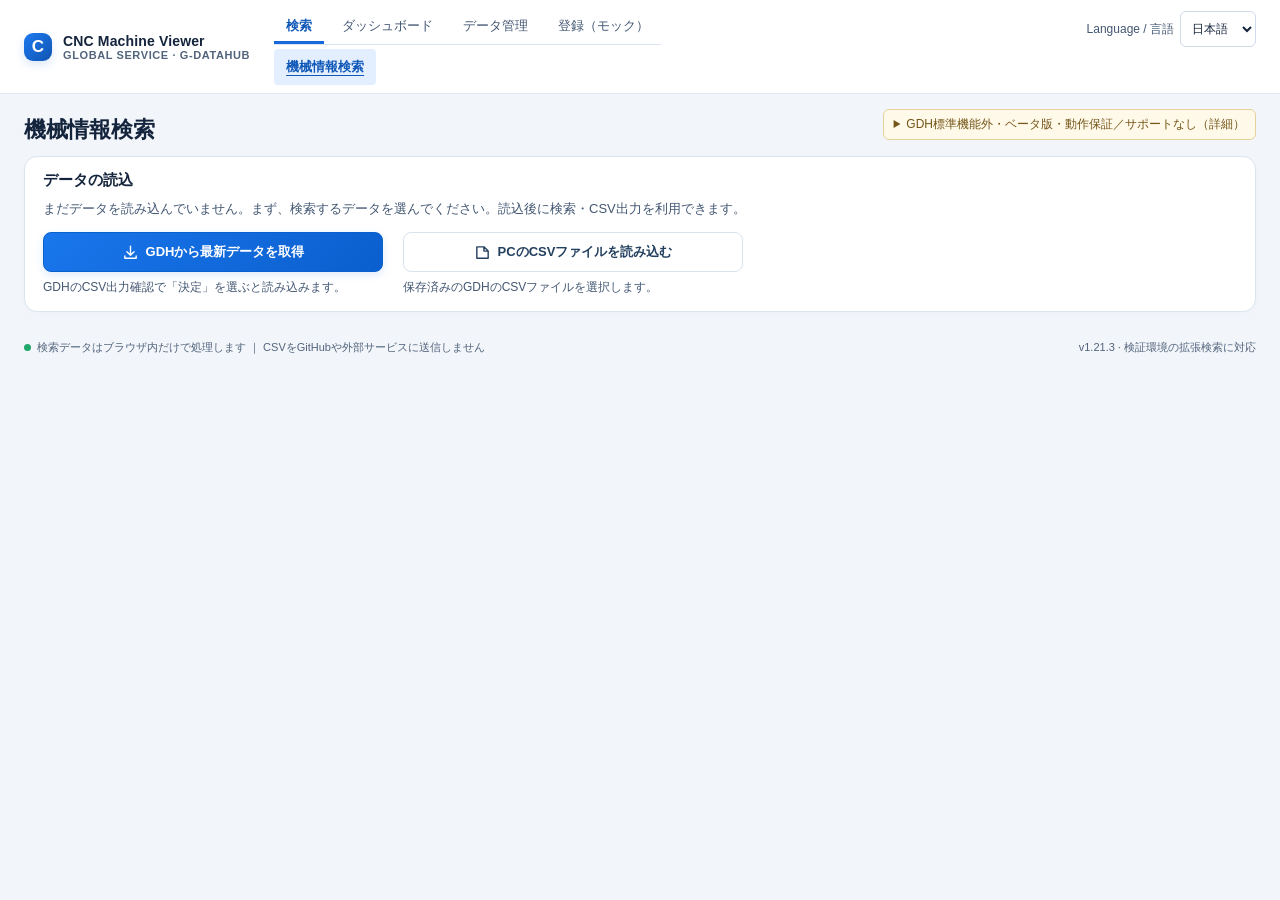
<file: index.html>
<!doctype html>
<html lang="ja">
<head>
<meta charset="UTF-8">
<meta name="viewport" content="width=device-width, initial-scale=1">
<title>機械情報検索 | G-DataHub</title>
<style>
:root{color-scheme:light;--ink:#14243c;--muted:#67768c;--blue:#1768dc;--blue2:#0e4da9;--line:#dce5ef;--surface:#fff;--soft:#f4f7fb;--green:#16865e;--radius:13px}
*{box-sizing:border-box}body{margin:0;background:#f2f5fa;color:var(--ink);font-family:"Meiryo","Yu Gothic",-apple-system,BlinkMacSystemFont,"Segoe UI",sans-serif;font-size:13px}
button,input,select{font:inherit}button{cursor:pointer}button:disabled{opacity:.48;cursor:not-allowed}button:focus-visible,input:focus-visible,select:focus-visible{outline:3px solid #9ec6ff;outline-offset:2px}
.app{min-height:100vh}.topbar{height:64px;background:#fff;box-shadow:0 1px 0 #dfe8f2;display:flex;align-items:center;justify-content:space-between;padding:0 30px;gap:18px}
.brand{display:flex;gap:11px;align-items:center;font-size:18px;font-weight:790;white-space:nowrap;letter-spacing:.15px}.brandmark{width:34px;height:34px;background:linear-gradient(135deg,#1d79f0,#1055b1);color:#fff;display:grid;place-items:center;border-radius:9px;font-size:17px;box-shadow:0 4px 10px #1e6cdb28}.brand-sub{font-size:11px;color:#8693a6;font-weight:600;letter-spacing:.6px}.nav{display:flex;align-items:center;gap:26px;margin-left:34px;color:#76859b}.nav-active{padding:22px 0 19px;border-bottom:3px solid var(--blue);color:var(--blue);font-weight:700}.top-right{margin-left:auto;display:flex;align-items:center;gap:9px;white-space:nowrap;font-size:12px;color:var(--muted)}.pill{padding:7px 11px;background:#f1f5fa;border:1px solid var(--line);border-radius:30px}
main{max-width:1680px;margin:0 auto;padding:27px 30px 42px}.intro{display:flex;justify-content:space-between;align-items:center;gap:16px;margin-bottom:23px}.eyebrow{font-size:11px;color:#1768dc;font-weight:780;letter-spacing:1.3px;margin-bottom:7px}.intro h1{font-size:26px;line-height:1.4;margin:0;font-weight:790;letter-spacing:-.3px}.intro p{margin:6px 0 0;color:var(--muted);font-size:13px}.actions{display:flex;gap:10px;align-items:center;flex-wrap:wrap}.btn{border:1px solid #d8e3f0;background:#fff;border-radius:8px;color:#24405f;padding:11px 15px;font-weight:700;display:inline-flex;gap:7px;align-items:center;justify-content:center;white-space:nowrap;transition:background .15s}.btn:hover:not(:disabled){background:#f0f6ff}.btn.primary{color:#fff;background:linear-gradient(135deg,#1976eb,#0b5fce);border-color:#0861cc;box-shadow:0 3px 9px #1b71df25}.btn.primary:hover:not(:disabled){background:#0856bc}.btn.ghost{background:transparent}.btn.sm{padding:7px 11px}.btn svg{width:17px;height:17px;fill:none;stroke:currentColor;stroke-width:2;stroke-linecap:round;stroke-linejoin:round}
.metrics{display:grid;grid-template-columns:1.05fr 1fr 1fr 1.8fr;gap:13px;margin-bottom:17px}.metric{background:var(--surface);border:1px solid var(--line);border-radius:var(--radius);padding:15px 18px;box-shadow:0 2px 7px #293c5405;min-width:0}.metric-label{font-size:11px;font-weight:700;color:var(--muted);margin-bottom:9px}.metric-value{font-size:23px;font-weight:770;letter-spacing:.2px}.metric-value span{font-size:12px;color:var(--muted);margin-left:5px;font-weight:500}.metric-file{font-size:12px;font-weight:700;overflow:hidden;white-space:nowrap;text-overflow:ellipsis;margin:1px 0 6px}.metric-sub{color:#7c899e;font-size:11px;white-space:nowrap;overflow:hidden;text-overflow:ellipsis}
.panel{background:#fff;border:1px solid var(--line);border-radius:var(--radius);box-shadow:0 2px 7px #293c5405}.searchpanel{padding:21px 22px 18px;margin-bottom:15px}.section-label{color:#24354f;font-size:12px;font-weight:740;margin-bottom:9px}.searchrow{display:grid;grid-template-columns:minmax(240px,2.4fr) minmax(140px,.9fr) minmax(150px,.95fr) minmax(130px,.85fr) auto;gap:13px;align-items:end}.field{min-width:0}.searchinput{height:43px;position:relative}.searchinput svg{width:18px;height:18px;position:absolute;left:14px;top:13px;fill:none;stroke:#7187a3;stroke-width:2;stroke-linecap:round;stroke-linejoin:round}.searchinput input{width:100%;height:100%;padding:10px 15px 10px 42px;border:1px solid #cfdaea;background:#fcfdff;border-radius:8px;font-size:14px;color:#14243c;outline-color:#1768dc}.searchrow select{width:100%;height:43px;border:1px solid #cfdaea;border-radius:8px;padding:0 11px;background:#fcfdff;color:#24354f}.mode{display:flex;height:43px;align-items:center;gap:7px;border:1px solid #d5e0ed;border-radius:8px;padding:4px;background:#f8fafd}.mode label{display:flex;justify-content:center;align-items:center;flex:1;gap:5px;height:34px;white-space:nowrap;border-radius:5px;color:#59677e;cursor:pointer}.mode label:has(input:checked){color:#0c57c0;font-weight:760;background:#e8f1ff}.mode input{accent-color:#1972e3}.searchBtns{display:flex;gap:8px}.searchBtns .btn{height:43px}.hintrow{display:flex;justify-content:space-between;gap:10px;align-items:center;flex-wrap:wrap;margin-top:15px}.muted{color:var(--muted)}.scope-tags{display:flex;flex-wrap:wrap;gap:6px}.chip{border:1px solid #d9e5f3;background:#f7faff;border-radius:30px;font-size:11px;padding:5px 10px;color:#476484;cursor:pointer}.chip:hover{background:#eaf2fe}
.statusline{display:none;padding:11px 14px;margin-bottom:15px;border-radius:9px;border:1px solid #c8dffb;background:#eff6ff;color:#23598d;line-height:1.6}.statusline.show{display:block}.statusline.err{border-color:#f0c5c5;background:#fff5f4;color:#aa3333}.statusline.ok{border-color:#c0e4d3;background:#f1faf5;color:#16714f}.spinner{display:inline-block;vertical-align:middle;width:13px;height:13px;border:2px solid #b2cee9;border-top-color:#1263cd;border-radius:50%;animation:spin .7s linear infinite;margin-right:7px}@keyframes spin{to{transform:rotate(360deg)}}
.resultshead{display:flex;justify-content:space-between;align-items:center;padding:16px 19px;gap:14px;border-bottom:1px solid var(--line)}.resultshead h2{font-size:16px;font-weight:780;margin:0;display:flex;align-items:center;gap:9px}.count{color:#0f68e0;font-size:20px}.results-tools{display:flex;gap:8px;align-items:center;flex-wrap:wrap}.results-tools select{height:33px;border-radius:7px;border:1px solid #d6dfeb;color:#4d5f78;background:white;padding:0 9px;font-size:12px}.results-tools label{color:var(--muted);font-size:12px}
.content{display:grid;grid-template-columns:minmax(0,1fr) 345px;gap:14px;align-items:start}.tablewrap{overflow:auto;min-height:365px;max-height:590px}.data-table{width:100%;min-width:960px;border-collapse:collapse;font-size:12px;table-layout:fixed}.data-table th{background:#f3f7fc;position:sticky;top:0;z-index:1;text-align:left;color:#536781;font-weight:760;padding:12px 11px;border-bottom:1px solid #dce6f1;white-space:nowrap}.data-table td{padding:12px 11px;border-bottom:1px solid #edf1f5;overflow:hidden;text-overflow:ellipsis;white-space:nowrap}.data-table tbody tr{cursor:pointer}.data-table tbody tr:hover{background:#f3f8ff}.data-table tbody tr.selected{background:#eaf3ff}.data-table th:nth-child(1){width:64px}.data-table th:nth-child(2){width:135px}.data-table th:nth-child(3){width:136px}.data-table th:nth-child(4){width:132px}.data-table th:nth-child(5){width:156px}.data-table th:nth-child(6){width:177px}.data-table th:nth-child(7){width:94px}.data-table th:nth-child(8){width:125px}.score{font-size:11px;font-weight:760;border-radius:30px;padding:4px 7px;background:#dcf8e9;color:#07804c;white-space:nowrap}.score.low{background:#edf2f9;color:#5c7090}mark{background:#fff1a1;color:#3d3515;padding:1px 2px;border-radius:3px}.tablebottom{padding:12px 18px;display:flex;justify-content:space-between;align-items:center;gap:8px;color:#78869a;font-size:11px;flex-wrap:wrap;border-top:1px solid var(--line)}.paging{display:flex;gap:6px;align-items:center}.paging button{height:29px;min-width:29px;background:white;border:1px solid #dae4f0;border-radius:6px;color:#496786}.paging button:hover:not(:disabled){background:#eaf2ff}.empty{padding:74px 18px;text-align:center;color:#8191a6}.empty-icon{font-size:37px;line-height:1.4;margin-bottom:10px;opacity:.56}.empty strong{display:block;color:#526781;font-size:14px;margin-bottom:7px}
.detail{overflow:hidden;min-height:470px;position:sticky;top:12px}.detail-head{padding:16px 17px;border-bottom:1px solid var(--line);display:flex;justify-content:space-between;align-items:center;gap:8px}.detail-head h2{font-size:14px;font-weight:790;margin:0}.detail-sub{font-size:10px;color:#7b899b}.detail-body{padding:17px}.detail-placeholder{text-align:center;padding:76px 10px;color:#8795a8;line-height:1.8}.detail-placeholder div{font-size:35px;opacity:.5}.detailtop{padding:10px 13px;border:1px solid #dce7f3;border-radius:9px;background:#f5f9ff;margin-bottom:12px}.detailtop .tag{font-size:11px;background:#e3f6ee;border-radius:20px;color:#14825b;font-weight:700;padding:4px 8px;display:inline-block}.detailtop strong{display:block;font-size:13px;margin:7px 0 4px}.detailtop small{font-size:10px;color:#7e8ea2}.detailrows{max-height:390px;overflow:auto}.detailrow{display:grid;grid-template-columns:126px minmax(0,1fr);gap:12px;align-items:start;border-bottom:1px solid #edf0f5;padding:9px 0;line-height:1.55;overflow-wrap:anywhere}.detailrow dt{color:#63748b;font-size:11px}.detailrow dd{margin:0;font-size:12px;font-weight:600}.footer{margin-top:16px;color:#8794a7;font-size:11px;display:flex;justify-content:space-between;gap:16px}.offline{display:inline-flex;align-items:center;gap:6px}.offline:before{content:"";width:7px;height:7px;border-radius:50%;background:#21a66b}.sr-only{position:absolute;left:-9999px;width:1px;height:1px;overflow:hidden}
@media(max-width:1200px){.content{grid-template-columns:minmax(0,1fr)}.detail{position:static;min-height:200px}.detailrows{max-height:300px}.metrics{grid-template-columns:repeat(2,minmax(0,1fr))}.searchrow{grid-template-columns:2fr 1fr}.searchBtns{justify-content:flex-start}}
.searchpanel code{overflow-wrap:anywhere}
@media(max-width:680px){.top-right{display:none}.resultshead{flex-wrap:wrap}.topbar{height:58px;padding:0 15px}.nav{display:none}main{padding:21px 12px}.intro{flex-direction:column;align-items:start}.intro h1{font-size:23px}.actions{width:100%}.metrics{grid-template-columns:repeat(2,minmax(0,1fr));gap:8px}.metric{padding:13px}.metric-value{font-size:19px}.searchpanel{padding:15px}.searchrow{grid-template-columns:1fr}.searchBtns{width:100%}.searchBtns .btn{flex:1}.footer{flex-direction:column}}
.embedded .topbar{display:none}.embedded main{max-width:none;padding:16px}.embedded .eyebrow{display:none}.embedded .intro h1{font-size:21px}.embedded .intro{margin-bottom:16px}

.facets{margin-top:17px;border-top:1px solid var(--line);padding-top:14px}.facets summary{cursor:pointer;font-weight:700;color:#24405f}.facet-toolbar{display:flex;gap:8px;flex-wrap:wrap;align-items:center;margin:12px 0}.facet-toolbar select{max-width:100%;padding:8px;border:1px solid #cfdaea;border-radius:6px}.facet-grid{display:grid;grid-template-columns:repeat(auto-fit,minmax(255px,1fr));gap:12px}.facet-card{border:1px solid var(--line);border-radius:8px;padding:12px;min-width:0}.facet-title{display:flex;justify-content:space-between;align-items:center;margin-bottom:8px}.facet-title label{font-weight:700}.facet-card input:not([type=checkbox]),.facet-card select{width:100%;min-width:0;padding:8px;border:1px solid #cfdaea;border-radius:6px;background:#fff}.facet-card .facet-range{display:flex;gap:6px;align-items:center}.facet-range label{flex:1;min-width:0;font-size:11px;color:var(--muted)}.facet-range input{display:block;margin-top:4px}.facet-values{display:flex;gap:5px;flex-wrap:wrap;margin:7px 0}.facet-values button{max-width:100%;overflow-wrap:anywhere;white-space:normal;text-align:left}.facet-options{list-style:none;padding:0;margin:5px 0;max-height:155px;overflow:auto}.facet-options button{width:100%;border:0;background:#f5f8fd;text-align:left;padding:7px;overflow-wrap:anywhere}.facet-options button:hover,.facet-options button:focus{background:#dfecff}.facet-options label{display:block;padding:4px;overflow-wrap:anywhere}.facet-note{font-size:11px;color:var(--muted);margin:5px 0}.facet-remove{border:0;background:none;color:#66768c;cursor:pointer}.facet-text-add{display:flex;gap:5px}.facet-text-add .btn{padding:5px 9px}.facet-count{font-size:11px;color:#1768dc}.facet-blank{display:block;font-size:11px;color:var(--muted);margin-top:7px}

.search-heading{display:flex;justify-content:space-between;gap:16px;align-items:center;margin-bottom:20px}.search-heading h2{margin:0;font-size:18px}.search-heading p{margin:7px 0 0;font-size:12px;color:#60718a;line-height:1.7}.fixed-search{grid-template-columns:repeat(3,minmax(0,1fr));gap:16px}.fixed-search .facet-card{padding:0;border:0;border-radius:0;position:relative}.fixed-search .facet-title{margin-bottom:6px}.fixed-search .facet-title label{font-size:13px}.fixed-search .facet-card input:not([type=checkbox]),.fixed-search .facet-card select{height:41px;background:#fbfcfe;font-size:13px}.fixed-search .facet-card.end-user,.fixed-search .facet-card.contract-type{grid-column:span 2}.input-and-mode{display:flex;gap:6px}.input-and-mode input{flex:1;min-width:0}.input-and-mode select{max-width:116px}.fixed-search .facet-options{position:absolute;z-index:8;top:70px;left:0;right:0;max-height:230px;background:white;box-shadow:0 7px 22px #14243c26;border:1px solid #d9e4ef;border-radius:7px;margin:0;padding:4px}.fixed-search .facet-options[hidden]{display:none}.fixed-search .facet-options button{background:white;border-radius:4px;padding:10px}.fixed-search .facet-options button:hover,.fixed-search .facet-options button:focus{background:#edf4ff}.fixed-search .facet-options button[aria-selected=true]{background:#edf4ff}.fixed-search .facet-card select{max-width:100%}.fixed-search .facet-values{margin:6px 0;min-height:0}.facet-help{font-size:11px;line-height:1.6;color:#687990;margin:6px 0}.blank-pop{font-size:11px;color:#687990;margin:6px 0}.contract-options{display:flex;flex-wrap:wrap;gap:7px}.contract-options label{padding:8px 10px;border:1px solid #dce5ef;border-radius:7px;font-size:12px;cursor:pointer}.contract-options label:has(input:checked){background:#edf4ff;border-color:#80adea}.contract-options input{accent-color:#1768dc}.search-bottom{display:flex;justify-content:space-between;align-items:center;gap:12px;margin-top:17px;padding-top:17px;border-top:1px solid #e4ebf3;color:#60718a;font-size:12px;line-height:1.6}.search-await{grid-column:1/-1;padding:24px;background:#f5f8fc;border-radius:8px;color:#60718a;line-height:1.8}.filter-count{margin-left:6px;color:#8a98aa;font-weight:400;font-size:11px}.missing-field{opacity:.65}.missing-field p{padding:10px;background:#f5f7fa;font-size:12px}.approx-tag{color:#9b6d16;font-size:11px}.no-results-actions{margin-top:12px}.facet-note{min-height:0}.facet-note:empty{display:none}
@media(max-width:1000px){.fixed-search{grid-template-columns:repeat(2,minmax(0,1fr))}.fixed-search .facet-card.end-user,.fixed-search .facet-card.contract-type{grid-column:span 2}}@media(max-width:600px){.fixed-search .facet-card.contract-type{grid-column:auto}.fixed-search{grid-template-columns:1fr}.fixed-search .facet-card.end-user{grid-column:auto}.search-heading{align-items:flex-start}.search-bottom{flex-direction:column;align-items:stretch}.search-bottom .searchBtns{justify-content:stretch}.search-bottom .searchBtns .btn{flex:1}.input-and-mode select{max-width:110px}}
.metrics{gap:10px;margin-bottom:14px}.metric{padding:10px 14px}.metric-label{margin-bottom:5px}.metric-value{font-size:19px}.intro{margin-bottom:17px}.eyebrow{display:none}.nav{display:none}
.fixed-search .input-and-mode input{flex:1 1 0;width:0;min-width:0}.fixed-search .input-and-mode select{flex:0 0 124px;width:124px;max-width:124px}.fixed-search .facet-control>.btn.sm{padding:3px 7px;font-size:11px;min-height:24px}.fixed-search .facet-help{margin:4px 0}.fixed-search .blank-pop{margin:4px 0}
.data-table{min-width:1080px}.data-table th:nth-child(1){width:190px}.data-table th:nth-child(2),.data-table th:nth-child(3){width:150px}.data-table th:nth-child(4){width:280px}.data-table th:nth-child(5),.data-table th:nth-child(6){width:100px}.data-table th:nth-child(7){width:110px}.metrics{grid-template-columns:1fr 1fr 1.8fr}@media(max-width:680px){.metrics{grid-template-columns:repeat(2,minmax(0,1fr))}.metrics .metric:last-child{grid-column:1/-1}}
.facet-values:empty{display:none}.content{grid-template-columns:minmax(0,1fr)}.detail{display:none}.content.has-selection{grid-template-columns:minmax(0,1fr) 345px}.content.has-selection .detail{display:block}@media(max-width:1200px){.content.has-selection{grid-template-columns:minmax(0,1fr)}}
.duplicate-badge{display:inline-flex;background:#fff0cc;color:#815000;border:1px solid #e4b656;border-radius:5px;font-size:11px;font-weight:700;line-height:1.5;padding:2px 7px;white-space:nowrap;margin:0 5px 5px 0}.data-table tr[data-duplicate=true] td:first-child{box-shadow:inset 3px 0 #dc9c28}.data-table td{vertical-align:top}.multi-cell{display:flex;flex-direction:column;gap:4px;white-space:normal}.multi-value{display:block;width:fit-content;max-width:100%;overflow-wrap:anywhere;white-space:normal;background:#fff8e8;border-radius:4px;padding:2px 5px;font-size:12px}.multi-more{font-size:10px;color:#806634}.multi-detail{background:#fffaf0}.multi-detail dd .multi-value{margin-bottom:5px}.multi-label{display:block;color:#8c641b;font-size:10px}.raw-cell{font-size:10px;color:#65768a;margin-top:7px}.raw-cell pre{white-space:pre-wrap;overflow-wrap:anywhere;font:inherit}.data-table td .duplicate-badge{display:flex;width:fit-content}

.fixed-search{display:flex;flex-direction:column;gap:0;max-width:1060px;margin:0 auto}.fixed-search .facet-card{display:grid;grid-template-columns:155px minmax(0,1fr);column-gap:24px;row-gap:0;padding:13px 0;border-bottom:1px solid #edf1f6}.fixed-search .facet-card:last-child{border-bottom:0}.fixed-search .facet-title{grid-column:1;grid-row:1 / span 4;display:block;margin:0;padding-top:10px}.fixed-search .facet-title label{display:block;line-height:1.6}.fixed-search .filter-count{display:block;margin:3px 0 0;font-size:10px}.fixed-search .facet-control,.fixed-search .facet-values,.fixed-search .facet-note,.fixed-search .blank-pop{grid-column:2;min-width:0}.fixed-search .facet-control{position:relative}.fixed-search .facet-options{top:44px;left:0;right:0}.fixed-search .contract-options{min-height:41px;align-items:center}.fixed-search .missing-field>strong{grid-column:1;padding-top:10px}.fixed-search .missing-field>p{grid-column:2;margin:0}.fixed-search .input-and-mode input{min-height:41px}.fixed-search .search-await{margin:0}.search-bottom{max-width:1060px;margin-left:auto;margin-right:auto}.fixed-search .facet-values:empty{display:none}
@media(max-width:680px){.fixed-search .facet-card{grid-template-columns:100px minmax(0,1fr);column-gap:12px;padding:12px 0}.fixed-search .facet-title label{font-size:12px}.fixed-search .input-and-mode{flex-wrap:wrap}.fixed-search .input-and-mode input{flex:1 1 100%;width:100%}.fixed-search .input-and-mode select{flex:0 1 124px}.fixed-search .facet-title{padding-top:9px}.fixed-search .facet-options{top:44px}.fixed-search .facet-control>.btn.sm{margin-top:4px}}
.fixed-search .facet-card{padding:9px 0}.fixed-search .facet-help,.fixed-search .blank-pop,.fixed-search .match-select,.fixed-search .facet-control>.btn.sm{display:none}.fixed-search.show-advanced .facet-help,.fixed-search.show-advanced .blank-pop,.fixed-search.show-advanced .match-select,.fixed-search .custom-match .match-select{display:block}.fixed-search .facet-card.has-query .facet-control>.btn.sm{display:inline-flex;margin-top:5px}.search-bottom-info{display:flex;flex-direction:column;gap:7px}.advanced-toggle{display:inline-flex;align-items:center;gap:4px;cursor:pointer;color:#476484;font-size:12px}.advanced-toggle input{accent-color:#1768dc}.fixed-search .facet-note{margin:3px 0}

main,.embedded main{padding-top:10px}.intro{margin-bottom:8px}.intro h1,.embedded .intro h1{font-size:19px}.intro p{margin-top:3px;font-size:11px}.actions .btn{padding:7px 12px}.metrics{display:flex;gap:0;align-items:center;background:#fff;border:1px solid var(--line);border-radius:8px;margin-bottom:9px}.metric{border:0;border-radius:0;box-shadow:none;padding:6px 12px;display:flex;gap:8px;align-items:center;min-width:0}.metric-label{margin:0;white-space:nowrap;font-size:10px}.metric-value{font-size:14px;white-space:nowrap}.metrics #loadTime{font-size:12px!important;margin-top:0!important}.metric-file{font-size:11px;margin:0}.metric-sub{display:none}.metric:last-child{flex:1}.searchpanel{padding:12px 18px;margin-bottom:9px}.search-heading{margin-bottom:5px;align-items:center}.search-heading h2{font-size:15px}.search-heading p{display:none}.search-top-actions{display:flex;align-items:center;gap:12px}.search-top-actions .searchBtns .btn{height:34px;padding:6px 14px}.fixed-search{max-width:none}.fixed-search .facet-card{padding:3px 0;grid-template-columns:135px minmax(0,1fr);column-gap:16px}.fixed-search .facet-title{padding-top:6px;display:flex;align-items:flex-start;gap:8px;grid-row:1 / span 4}.fixed-search .facet-title label{font-size:12px;white-space:nowrap}.fixed-search .filter-count{display:inline;margin:2px 0 0;font-size:10px;white-space:nowrap}.fixed-search .facet-card input:not([type=checkbox]),.fixed-search .facet-card select{height:31px;min-height:31px;padding:4px 8px;font-size:12px}.fixed-search .contract-options{min-height:31px}.contract-options label{padding:4px 8px;font-size:11px}.fixed-search .facet-options{top:34px}.fixed-search .facet-values{margin:3px 0}.search-bottom{max-width:none;margin-top:5px;padding-top:5px}.search-bottom-info{flex-direction:row;align-items:center;gap:12px}.advanced-toggle{font-size:11px}.search-bottom #searchSummary{font-size:11px}.resultshead{padding:10px 14px}.search-bottom .searchBtns:empty{display:none}
@media(max-width:850px){.metric-label{display:none}.metric:last-child{max-width:48%}.search-top-actions{gap:6px}.search-top-actions .searchBtns{width:auto}.search-top-actions .searchBtns .btn{font-size:12px;padding:6px 10px}}
@media(max-width:600px){.intro p{display:none}.intro{margin-bottom:7px}.metrics{flex-wrap:wrap}.metric{padding:4px 8px}.metric:last-child{max-width:100%}.searchpanel{padding:9px 10px}.search-heading{align-items:center;gap:6px}.search-heading h2{font-size:14px}.search-top-actions #facetCount{display:none}.fixed-search .facet-card{grid-template-columns:96px minmax(0,1fr);column-gap:8px;padding:4px 0}.fixed-search .facet-title{display:block}.fixed-search .filter-count{display:none}.search-bottom-info{flex-wrap:wrap;gap:5px 10px}.search-top-actions .searchBtns{gap:5px}}
.duplicate-only-control{display:inline-flex;align-items:center;gap:4px;padding:3px 7px;border:1px solid #e4c478;border-radius:5px;color:#815000;background:#fff8e8;font-size:11px;cursor:pointer}.duplicate-only-control[hidden]{display:none}.duplicate-only-control input{accent-color:#b77917}
.language-control{display:flex;align-items:center;gap:6px;font-size:11px;color:var(--muted)}.language-control select{height:32px;padding:3px 7px;border:1px solid #cfdaea;border-radius:6px;background:white;color:var(--ink)}html[lang=en] .fixed-search .facet-card{grid-template-columns:170px minmax(0,1fr)}html[lang=en] .fixed-search .facet-title label{white-space:normal}@media(max-width:680px){.language-control span{display:none}html[lang=en] .fixed-search .facet-card{grid-template-columns:108px minmax(0,1fr)}}
html[lang=en] .fixed-search .input-and-mode select{flex:0 0 150px;width:150px;max-width:150px}
.beta-notice{display:flex;flex-wrap:wrap;gap:3px 14px;padding:5px 10px;margin:0 0 7px;border:1px solid #e5d29b;border-radius:6px;background:#fff9e9;color:#745619;font-size:11px;line-height:1.6}

/* Number/name fields on the left; contract/country fields on the right. */
.intro{align-items:flex-start}.actions{align-items:flex-start}.fetch-area{width:340px;max-width:100%;min-width:0}.fetch-area>.btn{width:100%}.fetch-area .statusline{margin:6px 0 0;padding:7px 9px;font-size:12px}.fetch-help{font-size:11px;color:#60718a;line-height:1.6;margin:5px 0 0;overflow-wrap:anywhere}.fetch-help[hidden]{display:none}
.fixed-search{display:grid;grid-template-columns:repeat(2,minmax(0,1fr));gap:0 30px;align-items:start}.fixed-search .facet-card{grid-column:1;grid-row:auto;grid-template-columns:110px minmax(0,1fr);column-gap:12px}.fixed-search .facet-card[data-field="工作機械シリアル番号"]{grid-row:1}.fixed-search .facet-card[data-field="NCシリアル番号"]{grid-row:2}.fixed-search .facet-card[data-field="機械メーカー"]{grid-row:3}.fixed-search .facet-card[data-field="エンドユーザー"]{grid-row:4}.fixed-search .facet-card[data-field="契約タイプ"]{grid-column:2;grid-row:1}.fixed-search .facet-card[data-field="輸入国"]{grid-column:2;grid-row:2}.fixed-search .facet-card[data-field="輸出国"]{grid-column:2;grid-row:3}.fixed-search .facet-card.end-user,.fixed-search .facet-card.contract-type{grid-column:1}.fixed-search .facet-card.contract-type{grid-column:2}.fixed-search .filter-count{display:none}.search-submit{display:flex;justify-content:flex-end;margin-top:12px;padding-top:10px;border-top:1px solid #e4ebf3}.search-submit .btn{height:36px}.search-bottom{border-top:0}.search-await{grid-column:1/-1}html[lang=en] .fixed-search .facet-card{grid-template-columns:125px minmax(0,1fr)}
@media(max-width:1000px){.fixed-search{display:flex;flex-direction:column}.fixed-search .facet-card{width:100%}.fetch-area{width:300px}}
@media(max-width:600px){.fetch-area{width:100%}.actions{gap:8px}.actions .language-control{width:100%}.fixed-search .facet-card,html[lang=en] .fixed-search .facet-card{grid-template-columns:100px minmax(0,1fr)}.search-submit .searchBtns{width:100%}.search-submit .btn{flex:1}}

.view-tabs{display:flex;gap:8px;flex-wrap:wrap;margin:12px 0}.view-tabs button{white-space:normal;max-width:100%;min-width:0}.view-tabs button[aria-selected=true]{background:#e8f1ff;border-color:#1768dc;color:#0e4da9}
[hidden]{display:none!important}.dashboard-active .searchpanel,.dashboard-active .resultspanel{display:none}.dashboard-active .content.has-selection{display:block}.dashboard-active .detail{position:static;margin-top:14px}
#dashboard{margin-bottom:14px}#dashboard h2{margin:12px 0;font-size:20px}.dash-meta{line-height:1.9;overflow-wrap:anywhere}.dash-note{padding:9px;background:#eaf2ff;border:1px solid #cfdef4;border-radius:6px;margin:9px 0}.dash-filters{display:flex;gap:12px;flex-wrap:wrap;align-items:end;padding:14px;margin:12px 0}.dash-filters label{display:flex;flex-direction:column;gap:5px;min-width:0}.dash-filters select{max-width:100%;min-width:140px;padding:8px;border:1px solid #cfdaea;border-radius:6px}.dash-filters label.dash-check{display:block}.dash-cards{display:grid;grid-template-columns:repeat(4,minmax(0,1fr));gap:12px}.dash-card{padding:15px;text-align:left;color:var(--ink);font:inherit}.dash-card strong{display:block;font-size:25px;color:var(--blue);margin:7px 0}.dash-card small{display:block;line-height:1.6;overflow-wrap:anywhere}.dash-charts{display:grid;grid-template-columns:repeat(3,minmax(0,1fr));gap:12px;margin:14px 0}.dash-chart{padding:14px;min-width:0}.dash-chart h3{font-size:15px;margin:0 0 9px}.dash-bar{display:block;position:relative;width:100%;border:0;border-bottom:1px solid #e5ebf4;background:#fff;padding:9px 5px 13px;text-align:left;overflow-wrap:anywhere;color:var(--ink)}.dash-bar:hover{background:#edf4ff}.dash-bar span{display:flex;gap:8px;justify-content:space-between;position:relative}.dash-bar i{display:block;height:5px;background:var(--blue);position:absolute;bottom:4px;left:5px;max-width:calc(100% - 10px)}.dash-empty{padding:20px;color:var(--muted)}.dash-state{line-height:1.8;margin:8px 0;overflow-wrap:anywhere}.dash-table{width:100%;min-width:760px;border-collapse:collapse;table-layout:fixed}.dash-table th,.dash-table td{text-align:left;padding:11px;border-bottom:1px solid var(--line);overflow-wrap:anywhere}.dash-table th{background:#f3f7fc}.dash-table tr:focus-visible{outline:3px solid #9ec6ff}.dash-table tbody tr{cursor:pointer}.dash-table tbody tr:hover{background:#edf4ff}.dash-table th:last-child{width:75px}#dashList{scroll-margin-top:12px}#dashList:focus{outline:2px solid #9ec6ff}
@media(max-width:1000px){.dash-charts{grid-template-columns:1fr}.dash-cards{grid-template-columns:repeat(2,minmax(0,1fr))}}@media(max-width:480px){.dash-cards{grid-template-columns:1fr}.dash-filters{display:grid;grid-template-columns:minmax(0,1fr)}.dash-filters select{width:100%;min-width:0}.dash-meta{font-size:12px}}
.blank-pop[hidden]{display:none!important}#referenceSearch{margin-top:16px;border-top:1px solid #e4ebf3;padding-top:12px}#referenceTitle{font-size:14px;color:#70521d}#referenceFields .facet-card{grid-column:auto;grid-row:auto}#referenceFields .facet-help{display:none}#referenceFields .facet-title label{white-space:normal;overflow-wrap:anywhere}#blankRates{overflow-x:auto}#blankRates td,#blankRates th{white-space:normal}
#salesView .dash-cards{grid-template-columns:repeat(3,minmax(0,1fr))}#salesView .dash-charts{grid-template-columns:repeat(2,minmax(0,1fr))}#salesAvailable,#salesUnavailable{width:100%;margin:0;padding:0;display:grid;grid-template-columns:repeat(3,minmax(0,1fr))}#salesUnavailable{grid-template-columns:repeat(4,minmax(0,1fr))}#salesFilters select{width:100%}#salesFilters small{max-width:260px;line-height:1.6;overflow-wrap:anywhere}#salesFilters input{max-width:100%;min-width:0;padding:8px;border:1px solid #cfdaea;border-radius:6px}#salesView .dash-table{min-width:1700px}#salesView .dash-table td{white-space:pre-wrap}#salesView .dash-table th:nth-child(10){width:260px}#salesRule{line-height:1.8;overflow-wrap:anywhere}@media(max-width:1000px){#salesAvailable,#salesUnavailable{grid-template-columns:repeat(2,minmax(0,1fr))}#salesView .dash-cards{grid-template-columns:repeat(2,minmax(0,1fr))}#salesView .dash-charts{grid-template-columns:1fr}}@media(max-width:480px){#salesAvailable,#salesUnavailable{grid-template-columns:minmax(0,1fr)}#salesView .dash-cards{grid-template-columns:1fr}#salesFilters label{min-width:0}}

/* Shared navigation and progressive loading reuse the search/dashboard handlers. */
:root{--muted:#52647c}
.topbar,.embedded .topbar{display:flex;flex-wrap:wrap;height:auto;min-height:0;padding:8px 24px;gap:8px 24px;align-items:flex-start}
.brand{font-size:14px;align-self:center}.brand-sub{color:#52647c}.brandmark{width:28px;height:28px}
.menu-tree,.embedded .menu-tree{display:flex;flex:1;flex-direction:column;align-items:flex-start;gap:4px;margin:0;min-width:0}
.menu-primary,.menu-secondary{display:flex;gap:6px;flex-wrap:wrap}.menu-primary{border-bottom:1px solid var(--line)}
.menu-tree button{height:auto;min-height:36px;text-align:left;padding:7px 12px;border:0;border-radius:4px;background:transparent;color:#435773;font:inherit;white-space:normal}
.menu-tree button:hover{background:#eef5ff}.menu-primary button[aria-pressed=true]{color:#1058b8;font-weight:700;box-shadow:inset 0 -3px #1768dc;border-radius:0}
.menu-secondary button[aria-current=page]{background:#e3efff;color:#1058b8;font-weight:700;text-decoration:underline;text-underline-offset:4px}
.header-tools{display:flex;align-items:center;gap:12px;flex-wrap:wrap;padding:3px 0}.language-control{color:#435773;font-size:12px}.language-control select{min-height:36px}
.embedded .topbar>.brand{display:none}
main>.view-tabs,#dashboardModes{display:none}
main,.embedded main{padding:16px 24px 28px}.intro,.embedded .intro{display:block;margin-bottom:12px}.intro h1,.embedded .intro h1{font-size:22px;line-height:1.5;word-break:keep-all;overflow-wrap:break-word}
.data-load{padding:14px 18px;margin-bottom:10px}.data-load h2{font-size:15px;margin:0 0 6px}.data-load #loadPrompt{margin:0 0 12px;color:#435773;line-height:1.7}
.load-actions{gap:12px 20px;align-items:flex-start}.load-actions .fetch-area,.load-actions .file-area{width:340px;max-width:100%;min-width:0}.file-area>.btn{width:100%}
.load-actions .btn{min-height:40px;white-space:normal;line-height:1.5}.load-actions svg{flex-shrink:0}.load-guidance,#gdh-home-csv-note{font-size:12px!important;color:#435773!important;line-height:1.6;margin:6px 0 0!important;overflow-wrap:anywhere}.fetch-help{font-size:12px;color:#435773}
.beta-notice{display:block;font-size:12px;padding:8px 12px;line-height:1.6}.beta-notice summary{cursor:pointer}.beta-notice p{margin:8px 0;max-width:90ch}
.metrics{flex-wrap:wrap;align-items:start}.metrics .metric{padding:8px 12px;max-width:100%;flex-wrap:wrap}.metric-file{max-width:100%;overflow-wrap:anywhere;white-space:normal}.metric-label{display:block;font-size:12px}.metric-value span{color:#52647c}
.source-note{flex-basis:100%;font-size:12px;line-height:1.6;color:#52647c;margin:0;padding:0 12px 8px}.searchpanel{padding:14px 18px}.search-heading{gap:12px;flex-wrap:wrap;margin-bottom:8px}.search-top-actions{flex-wrap:wrap;gap:8px}
#collapsedSummary{margin:5px 0;color:#435773;line-height:1.6}.fixed-search .facet-card input:not([type=checkbox]),.fixed-search .facet-card select{height:36px;min-height:36px}.fixed-search .facet-options{top:39px}.fixed-search .facet-title label{white-space:normal}.fixed-search .facet-note,.facet-help,.blank-pop,.search-bottom,.search-await,.filter-count{color:#435773}
.resultshead{gap:12px;flex-wrap:wrap}.results-tools{min-width:0}.results-tools select{max-width:100%;min-height:36px}.results-tools .btn{white-space:normal}.export-hint{padding:8px 14px;margin:0;color:#435773;line-height:1.6;background:#f4f7fb}.tablebottom,.empty,.facet-count{color:#52647c}.tablewrap{min-height:180px;max-width:100%}.footer{color:#52647c;line-height:1.7}
button:disabled,.btn:disabled{opacity:1;color:#52647c;background:#e8edf3;border-color:#c8d2df;box-shadow:none}
button:focus-visible,input:focus-visible,select:focus-visible,summary:focus-visible,a:focus-visible,[tabindex]:focus-visible{outline:3px solid #1259b3;outline-offset:3px}
@media(max-width:1100px){.topbar>.brand{display:none}}
@media(max-width:700px){.topbar,.embedded .topbar{padding:10px 12px;gap:8px}.header-tools{order:0;justify-content:flex-end;width:100%}.menu-tree{order:1;flex:1 0 100%}.menu-tree button{padding:7px 10px}.language-control span{display:inline}main,.embedded main{padding:12px}.load-actions .fetch-area,.load-actions .file-area{width:100%}.data-load,.searchpanel{padding:12px}.fixed-search .facet-card,html[lang=en] .fixed-search .facet-card{grid-template-columns:100px minmax(0,1fr)}.metric:last-child{max-width:100%}.results-tools label{white-space:normal}}
@media(prefers-reduced-motion:reduce){.spinner{animation:none}.btn{transition:none}}
.registration-notice{padding:12px 16px;border:1px solid #d8ae31;background:#fff4cc;color:#583f00;border-radius:8px;font-weight:700}#registrationFrame{display:block;width:100%;height:100%;min-height:0;flex:1;border:1px solid #d8e3f0;border-radius:8px}.registration-active .app{height:100dvh;min-height:0;display:flex;flex-direction:column}.registration-active .topbar{flex-shrink:0}.registration-active main{flex:1;min-height:0;width:100%;display:flex;flex-direction:column;padding-bottom:12px}.registration-active .page-overview,.registration-active .registration-notice{flex-shrink:0}.registration-active .header-summary{display:none}.registration-active #registrationView{flex:1;min-height:0;display:flex;flex-direction:column}.registration-active .registration-notice{margin:0 0 12px}.registration-active .footer{display:none}.registration-active #searchView,.registration-active #dashboard,.registration-active #dataLoad,.registration-active .beta-notice,.registration-active .metrics,.registration-active .content,.registration-active #status{display:none!important}

/* Keep the dataset summary shared across search and dashboard. */
.page-overview{display:flex;justify-content:space-between;align-items:flex-start;gap:8px 24px;margin-bottom:10px}
.page-overview .intro{margin:0;padding-top:4px;min-width:0}
.header-summary{min-width:0;max-width:min(100%,870px);margin-left:auto;display:flex;align-items:flex-end;flex-direction:column;gap:5px}
.header-summary .beta-notice{position:relative;margin:0;padding:5px 10px;max-width:100%}
.header-summary .beta-notice>div{position:absolute;z-index:20;right:0;top:calc(100% + 5px);width:min(460px,calc(100vw - 48px));padding:8px 12px;border:1px solid #e5d29b;border-radius:6px;background:#fff9e9;box-shadow:0 6px 18px #14243c20}
.header-summary .metrics{justify-content:flex-end;margin:0;gap:3px 14px;padding:7px 10px;max-width:100%}
.header-summary .metric{flex:0 1 auto;max-width:100%;padding:0;gap:5px;flex-wrap:wrap}

.header-summary .metric-file{max-width:100%;margin:0;overflow-wrap:anywhere}
.header-summary .source-note{font-size:11px;text-align:right;padding:0}
.load-heading{display:flex;align-items:center;justify-content:space-between;gap:8px}
.load-heading #dataLoadTitle{margin:0}
#loadEditor{margin-top:8px}
.data-load:has(#loadEditor[hidden]){padding-block:5px}
.dashboard-disclosure{margin:12px 0;padding:8px 12px}
.dashboard-disclosure>summary{cursor:pointer;width:fit-content;padding:4px 0;font-weight:700;color:#24405f}
.dashboard-disclosure>summary:focus-visible{outline:3px solid #1259b3;outline-offset:3px}
.dashboard-disclosure>.dash-filters{margin:4px 0 0;padding:4px 0;border:0;box-shadow:none}
@media(max-width:760px){.page-overview{flex-wrap:wrap}.header-summary .beta-notice>div{width:min(460px,calc(100vw - 28px))}}
#salesCharts .dash-chart{min-width:0;overflow:auto}
.shipment-chart-note{margin:0 0 12px;color:#52647c;font-size:12px}
.shipment-plot{display:grid;grid-template-columns:repeat(var(--periods),minmax(46px,1fr));gap:6px;margin:0;padding:0 0 5px;list-style:none;overflow-x:auto}
.shipment-plot li{display:grid;grid-template-rows:auto 104px auto;justify-items:center;align-items:end;gap:4px;font-size:11px;text-align:center}
.shipment-plot i{width:68%;max-width:38px;border-radius:4px 4px 0 0;background:var(--blue)}
.shipment-plot span{width:100%;border-top:1px solid #b9c8da;padding-top:5px;white-space:nowrap}
</style>
</head>
<body>
<div class="app">
<header class="topbar">
 <div class="brand"><div class="brandmark">C</div><div><div>CNC Machine Viewer</div><div class="brand-sub">GLOBAL SERVICE · G-DATAHUB</div></div></div>
 <nav class="nav menu-tree" aria-label="メインメニュー">
 <div class="menu-primary"><button type="button" data-menu="search" aria-pressed="true" data-ja="検索" data-en="Search">検索</button><button type="button" data-menu="dashboard" aria-pressed="false" data-ja="ダッシュボード" data-en="Dashboard">ダッシュボード</button><button type="button" data-menu="quality" aria-pressed="false" data-ja="データ管理" data-en="Data management">データ管理</button><button type="button" data-menu="registration" aria-pressed="false" data-ja="登録（モック）" data-en="Registration (mock)">登録（モック）</button></div>
 <div class="menu-secondary"><button type="button" data-view="search" aria-current="page" data-ja="機械情報検索" data-en="Machine search">機械情報検索</button><button type="button" data-view="stats" hidden data-ja="機械統計" data-en="Machine statistics">機械統計</button><button type="button" data-view="sales" hidden data-ja="輸出統計" data-en="Export statistics">輸出統計</button><button type="button" data-view="quality" hidden data-ja="データ品質" data-en="Data quality">データ品質</button><button type="button" data-view="registration" hidden data-ja="NC・機械情報の登録" data-en="NC / machine registration">NC・機械情報の登録</button></div>
 </nav>
 <div class="header-tools"><label class="language-control"><span>Language / 言語</span><select id="languageSelect" aria-label="Language / 言語"><option value="ja">日本語</option><option value="en">English</option></select></label><!-- extension-tools --></div>
</header>
<main>
 <div class="page-overview">
  <section class="intro" aria-label="ページ概要"><h1>機械情報検索</h1></section>
  <div class="header-summary">
 <details class="beta-notice"><summary data-ja="GDH標準機能外・ベータ版・動作保証／サポートなし（詳細）" data-en="Non-standard GDH tool · Beta · No warranty or support (details)">GDH標準機能外・ベータ版・動作保証／サポートなし（詳細）</summary><div><p id="betaStatement">本画面は個人が作成した拡張画面であり、GDHの標準機能ではありません。ベータ版のため、動作保証およびサポートは提供していません。</p><p id="betaContact">同様の拡張画面の独自制作をご希望の場合は、NC戦略 吉田までご相談ください。</p></div></details>
 <section class="metrics" aria-label="データ概要" hidden>
  <div class="metric"><div class="metric-label" data-ja="取込レコード数" data-en="Imported records">取込レコード数</div><div class="metric-value" id="totalCount">—<span>件</span></div></div>
  <div class="metric"><div class="metric-label" data-ja="読込日時" data-en="Loaded at">読込日時</div><div class="metric-value" id="loadTime">未取得</div></div>
  <div class="metric"><div class="metric-label" data-ja="検索元ファイル" data-en="Source file">検索元ファイル</div><div class="metric-file" id="filename">未読み込み</div><div class="metric-sub" id="fileMeta">GDH接続設定、またはCSVの選択が必要です</div></div>
  <div class="metric"><div class="metric-label" data-ja="読込元" data-en="Source">読込元</div><div id="sourceKind" class="metric-file">—</div></div>
  <p class="source-note" data-ja="読込日時は、このツールに読み込んだ日時です。GDH側のデータ更新日時は取得していません。" data-en="Loaded at is when this tool read the file. The GDH source update time is not available.">読込日時は、このツールに読み込んだ日時です。GDH側のデータ更新日時は取得していません。</p>
 </section>
  </div>
 </div>
 <section id="registrationView" hidden aria-label="NC・機械情報の登録モック"><p class="registration-notice" data-ja="開発中・モックアップのみ — GDH本番への登録・更新は行いません" data-en="Under development · Mockup only — no registration or updates to production GDH">開発中・モックアップのみ — GDH本番への登録・更新は行いません</p><iframe id="registrationFrame" title="NC・機械情報の登録（モックアップのみ）"></iframe></section>
 <section id="dataLoad" class="panel data-load" aria-labelledby="dataLoadTitle">
 <div class="load-heading">
  <h2 id="dataLoadTitle" data-ja="データの読込" data-en="Load data">データの読込</h2>
  <button id="toggleLoad" class="btn sm" type="button" aria-controls="loadEditor" aria-expanded="true" hidden>読込欄を折りたたむ</button>
 </div>
 <div id="loadEditor">
 <p id="loadPrompt" data-ja="まだデータを読み込んでいません。まず、検索するデータを選んでください。読込後に検索・CSV出力を利用できます。" data-en="No data loaded yet. Choose a source below to start searching and exporting results.">まだデータを読み込んでいません。まず、検索するデータを選んでください。読込後に検索・CSV出力を利用できます。</p>
 <div class="actions load-actions">
  <div class="fetch-area"><button id="fetchBtn" class="btn primary" title="GDHでCSV出力を確認して読み込みます"><svg viewBox="0 0 24 24"><path d="M12 3v13m-5-5 5 5 5-5M4 17v3h16v-3"/></svg>GDHから最新データを取得</button>
   <p id="fetchGuidance" class="load-guidance" data-ja="GDHのCSV出力確認で「決定」を選ぶと読み込みます。" data-en="Confirm CSV export in GDH to load the data.">GDHのCSV出力確認で「決定」を選ぶと読み込みます。</p>
   <div id="fetchStatus" class="statusline" role="status" aria-live="polite"></div>
   <p id="fetchHelp" class="fetch-help" hidden><span id="fetchDuration">データ取得には通常30秒〜1分かかります。</span><br><span id="fetchFallback">5分以上動きがない場合は、GDHからCSVを手動でダウンロードし、「PCのCSVファイルを読み込む」で読み込んでください。</span></p>
  </div>
  <div class="file-area"><button id="fileBtn" class="btn"><svg viewBox="0 0 24 24"><path d="M4 4h10l6 6v10H4zM14 4v6h6"/></svg>PCのCSVファイルを読み込む</button><p class="load-guidance" data-ja="保存済みのGDHのCSVファイルを選択します。" data-en="Choose a GDH CSV file saved on this PC.">保存済みのGDHのCSVファイルを選択します。</p></div>
  <input id="csvFile" hidden type="file" accept=".csv,text/csv" aria-label="CSVファイル選択">
 </div>
 </div>
 </section>

 <div class="view-tabs" role="tablist" aria-label="表示 / View"><button id="searchTab" class="btn" role="tab" aria-selected="true" aria-controls="searchView">機械情報検索</button><button id="dashboardTab" class="btn" role="tab" aria-selected="false" aria-controls="dashboard" tabindex="-1">登録機械情報・確認対象</button></div>
 <section id="dashboard" role="tabpanel" aria-labelledby="dashboardTab" hidden>
  <div class="view-tabs" id="dashboardModes" role="tablist" aria-label="ダッシュボード"><button id="statsTab" type="button" class="btn" role="tab" aria-selected="true" aria-controls="dashboardStandard">機械統計</button><button id="qualityTab" type="button" class="btn" role="tab" aria-selected="false" aria-controls="dashboardStandard" tabindex="-1">データ保守</button><button id="salesTab" type="button" class="btn" role="tab" aria-selected="false" aria-controls="salesView" tabindex="-1">輸出</button></div><div id="dashboardStandard" role="tabpanel" aria-labelledby="statsTab"><h2 id="dashTitle"></h2><div id="dashMeta" class="dash-meta"></div><p id="dashNote" class="dash-note"></p>
  <details id="dashFilterPanel" class="panel dashboard-disclosure" open>
   <summary data-ja="集計条件" data-en="Dashboard filters">集計条件</summary>
  <form id="dashFilters" class="panel dash-filters"><label><span id="dashServiceLabel"></span><select id="dashService"></select></label><label><span id="dashCountryLabel"></span><select id="dashCountry"></select></label><label><span id="dashMakerLabel"></span><select id="dashMaker"></select></label><label><span id="dashExportLabel"></span><select id="dashExport"></select></label><label><span id="dashEndUserLabel"></span><select id="dashEndUser"></select></label><label><span id="dashContractLabel"></span><select id="dashContract"></select></label><label data-quality-control><span id="dashMissingLabel"></span><select id="dashMissing"></select></label><label data-quality-control class="dash-check"><input type="checkbox" id="dashRepeat"><span id="dashRepeatLabel"></span></label><button id="dashApply" type="submit" class="btn primary"></button><button id="dashClear" type="button" class="btn"></button></form>
  </details>
  <div id="dashState" class="dash-state" role="status" aria-live="polite"></div><div id="dashApplied" class="dash-state"></div>
  <div id="qualitySummary" class="dash-cards"></div><p id="qualityRule" class="dash-note" hidden></p><div id="dashCards" class="dash-cards"></div><div id="dashCharts" class="dash-charts"></div>
  <section id="dashList" class="panel" tabindex="-1"><div class="resultshead"><h3 id="dashListTitle"></h3><label><span id="dashSortLabel"></span> <select id="dashSort"><option value="original"></option><option value="nc"></option></select></label></div><div class="tablewrap"><table class="dash-table"><thead id="dashHead"></thead><tbody id="dashBody"></tbody></table></div><div class="tablebottom"><span id="dashPageInfo"></span><div class="paging"><button id="dashPrev" type="button"></button><span id="dashPage"></span><button id="dashNext" type="button"></button></div></div></section>
  </div>
  <section id="salesView" role="tabpanel" aria-labelledby="salesTab" hidden>
   <h2 id="salesTitle"></h2><div id="salesMeta" class="dash-meta"></div><p id="salesNote" class="dash-note"></p>
  <details id="salesFilterPanel" class="panel dashboard-disclosure" open>
   <summary data-ja="集計条件" data-en="Dashboard filters">集計条件</summary>
   <form id="salesFilters" class="panel dash-filters"><div id="salesAvailable" class="dash-filters"></div><div id="salesUnavailable" class="dash-filters"></div><button id="salesApply" type="submit" class="btn primary"></button><button id="salesClear" type="button" class="btn"></button></form>
  </details>
   <div id="salesState" class="dash-state" role="status" aria-live="polite"></div><div id="salesApplied" class="dash-state"></div>
   <div id="salesCards" class="dash-cards"></div><div id="salesCharts" class="dash-charts"></div>
   <p id="salesRule" class="dash-note"></p><div id="salesSummary" class="dash-cards"></div>
   <section id="salesList" class="panel" tabindex="-1"><div class="resultshead"><h3 id="salesListTitle"></h3><label><span id="salesSortLabel"></span> <select id="salesSort"><option value="original"></option><option value="serial"></option></select></label></div><div class="tablewrap"><table class="dash-table"><thead id="salesHead"></thead><tbody id="salesBody"></tbody></table></div><div class="tablebottom"><span id="salesPageInfo"></span><div class="paging"><button id="salesPrev" type="button"></button><span id="salesPage"></span><button id="salesNext" type="button"></button></div></div></section>
  </section>
 </section>
 <section id="searchView" role="tabpanel" aria-labelledby="searchTab" class="panel searchpanel" aria-label="検索条件" hidden>
  <div class="search-heading"><div><h2>機械を検索</h2><p>入力した条件をすべて満たす機械を探します。同じ項目に複数指定すると「いずれか（OR）」です。</p></div><div class="search-top-actions"><span id="facetCount" class="facet-count">条件なし</span><button id="toggleFilters" type="button" class="btn sm" aria-expanded="true" aria-controls="searchEditor">条件を折りたたむ</button></div></div>
  <p id="collapsedSummary" hidden></p>
  <div id="searchEditor">
  <div id="facetFields" class="facet-grid fixed-search"><p class="search-await">「GDHから最新データを取得」または「PCのCSVファイルを読み込む」で検索データを読み込んでください。検索候補はCSVから毎回作成します。</p></div>
  <section id="referenceSearch" hidden><h3 id="referenceTitle">参考検索（データ空欄が多く参考データ）</h3><div id="referenceFields" class="facet-grid fixed-search show-advanced"></div></section>
  <div class="search-submit"><div class="searchBtns"><button id="resetBtn" class="btn" type="button">条件をクリア</button><button id="searchBtn" class="btn primary" type="button" disabled>この条件で検索</button></div></div>
  <div class="search-bottom"><div class="search-bottom-info"><label class="advanced-toggle"><input id="advancedToggle" type="checkbox"> 詳細条件</label><label id="duplicatesOnlyControl" class="duplicate-only-control" hidden><input id="duplicatesOnly" type="checkbox"> 重複ありのみ表示</label><span id="searchSummary" role="status">条件なし：すべての機械を表示</span></div></div>
  <div hidden><input id="keyword"><select id="columnSelect"><option value="all">主要項目</option></select><select id="queryJoin"><option value="AND">AND</option><option value="OR">OR</option></select><input type="radio" name="searchMode" value="standard" checked><input type="radio" name="searchMode" value="fuzzy"></div>
  </div>
 </section>
 <div id="status" class="statusline" role="status" aria-live="polite"></div>
 <div class="content">
  <section class="panel resultspanel" hidden>
   <div class="resultshead"><h2>検索結果 <span id="resultTitle" class="count">—</span></h2><div class="results-tools"><button id="exportResults" type="button" class="btn sm" disabled title="検索条件を適用後、検索結果の全件・全列を出力します。">検索結果をCSV出力</button><label for="sortOrder">並び順</label><select id="sortOrder"><option value="original">読み込んだ順</option><option value="nc">NCシリアル番号順</option></select><label for="pageSize">表示数</label><select id="pageSize"><option>20</option><option>50</option><option>100</option></select></div></div>
   <p id="exportHint" class="export-hint" role="status" hidden></p>
   <div class="tablewrap" id="tableWrap" tabindex="0" role="region" aria-label="検索結果 / Search results"><table class="data-table"><thead><tr><th>機械メーカー</th><th>機械シリアル</th><th>NCシリアル</th><th>エンドユーザー</th><th>輸入国</th><th>輸出国</th><th>契約タイプ</th></tr></thead><tbody id="resultsBody"><tr><td colspan="7"><div class="empty"><div class="empty-icon">⌕</div><strong>検索データがまだありません</strong>GDHと接続するか、CSVを読み込んでください。</div></td></tr></tbody></table></div>
   <div class="tablebottom"><span id="pageInfo">0件</span><div class="paging"><button id="firstPage" aria-label="先頭ページ">«</button><button id="prevPage" aria-label="前ページ">‹</button><span id="pageIndicator" style="padding:0 9px">— / —</span><button id="nextPage" aria-label="次ページ">›</button><button id="lastPage" aria-label="最終ページ">»</button></div></div>
  </section>
  <aside class="panel detail"><div class="detail-head"><h2>選択レコード詳細</h2><button id="closeDetail" type="button" class="btn sm">閉じる</button></div><div id="detailBody" class="detail-body"><div class="detail-placeholder"><div>▤</div>検索結果の行を選択すると、<br>機械情報の詳細を表示します。</div></div></aside>
 </div>
 <footer class="footer"><div><span class="offline">検索データはブラウザ内だけで処理します</span> ｜ CSVをGitHubや外部サービスに送信しません</div><div>v1.21.3 · 検証環境の拡張検索に対応</div></footer>
</main>
</div>
<script id="worker-source" type="text/plain">
'use strict';
let sourceHeadings = [], headings = [], rows = [], corpus = [], preferred = [], resultIndexes = [], lastQuery = '', lastColumn = 'all', lastMode = 'fuzzy';
let rowScores = new Map(), currentSort = 'relevance';
const identifierRE = /シリアル|(?:^|\b)ID\b|番号|製番|serial/i;
const isIdentifier = header => !/モデル|型名|シリーズ|期間/.test(header) && identifierRE.test(header);
const preferredRE = /NCシリアル|NCシステム|工作機械シリアル|工作機械モデル|機械メーカー|サービス拠点|契約番号|契約タイプ|契約者名|販売会社|機械代理店$|輸出国|輸入国|エンドユーザー$/;
// Official GDH English headers map to the existing internal field names. CSV values and downloaded bytes stay unchanged.
const englishHeaders = new Map([
 ["NC Serial No.","NCシリアル番号"],
 ["NC Series Name","NCシリーズ名"],
 ["NC System Model Name","NCシステム型名"],
 ["Machine Tool Serial No.","工作機械シリアル番号"],
 ["Machine Tool Model No.","工作機械モデル番号"],
 ["Machinery Vendor","機械メーカー"],
 ["Service Center","サービス拠点"],
 ["Contract No.","契約番号"],
 ["Contract Type","契約タイプ"],
 ["Contract Period(Month)","契約期間（月）"],
 ["Contract Start Date","契約開始日"],
 ["Contract End Date","契約終了日"],
 ["Contract From Center","契約元拠点"],
 ["Contractor","契約者名"],
 ["Sales Date","販売日"],
 ["Sales Office Code","販売会社"],
 ["Machine Dealer","機械代理店"],
 ["Export Country","輸出国"],
 ["Import Country","輸入国"],
 ["Machine Shipping Date","機械出荷日"],
 ["Installation Date","設置日"],
 ["End user","エンドユーザー"],
 ["NC Model ID","NCモデルID"],
 ["Machine Tool ID","工作機械ID"],
 ["Contract ID","契約ID"],
 ["Contractor ID","契約者ID"],
 ["Sales ID","販売ID"],
 ["Machine Dealer ID","機械代理店ID"],
 ["Machine Dealer Address ID","機械代理店住所ID"],
 ["Shipping ID","出荷ID"],
 ["End user ID","エンドユーザーID"],
 ["Installation Address ID","設置先住所ID"],
 ["Installation ID","設置ID"]
]);
const cap = s => String(s ?? '').trim();
function normalized(s, strict=false){
 let x = cap(s).normalize('NFKC').toLowerCase();
 if(strict) return x;
 x = x.replace(/[\u3041-\u3096]/g,ch=>String.fromCodePoint(ch.codePointAt(0)+0x60));
 return x.replace(/[\s_\-‐‑‒–—―()（）\[\]{}.,．・]/g,'');
}
function parseCSV(src){
 const out=[]; let row=[],field='',quoted=false,closed=false;
 // Character-by-character preserves embedded commas and line breaks inside quoted values.
 for(let i=0;i<src.length;i++){
  const c=src[i];
  if(quoted){ if(c==='"'){if(src[i+1]==='"'){field+='"';i++;}else {quoted=false;closed=true;}}else field+=c; }
  else if(c==='"' && field===''){ quoted=true; }
  else if(c===','){row.push(field);field='';closed=false;}
  else if(c==='\n' || c==='\r'){if(c==='\r' && src[i+1]==='\n')i++;row.push(field);out.push(row);row=[];field='';closed=false;}
  else {if(closed || c==='"')throw new Error('CSVの引用符の形式が不正です。');field+=c;}
 }
 if(quoted)throw new Error('CSVの引用符が閉じられていません。');
 if(row.length || field !== ''){row.push(field);out.push(row);}
 return out;
}
function levenshteinBounded(a,b,threshold){
 if(Math.abs(a.length-b.length)>threshold)return threshold+1;
 if(a===b)return 0;
 let prev=Array(b.length+1);for(let j=0;j<=b.length;j++)prev[j]=j;
 for(let i=1;i<=a.length;i++){
  const curr=[i];let min=i;
  for(let j=1;j<=b.length;j++){
   const val=Math.min(prev[j]+1,curr[j-1]+1,prev[j-1]+(a[i-1]===b[j-1]?0:1));
   curr[j]=val;if(val<min)min=val;
  }
  if(min>threshold)return threshold+1;
  prev=curr;
 }
 return prev[b.length];
}
function directScore(value,term,strict){
 const raw=cap(value).normalize('NFKC').toLowerCase();
 const norm=normalized(value,strict);
 if(!norm)return 0;
 if(raw===term || norm===term)return 100;
 if(norm.startsWith(term))return 89;
 if(norm.includes(term))return 77;
 return 0;
}
function fieldIndices(selected){
 if(selected==='all')return preferred;
 if(selected==='all-columns')return headings.map((_,i)=>i);
 const index=Number(selected);return Number.isInteger(index) && index>=0 && index<headings.length?[index]:preferred;
}
function getScore(row, terms, selected, mode, isFuzzyFallback=false){
 let overall=0;const indexes=fieldIndices(selected);
 for(const term of terms){
  let best=0;
  for(const i of indexes){
   const strict=isIdentifier(headings[i]);
   const s=directScore(row[i],normalized(term,strict),strict);
   if(s>best)best=s;
   if(best===100)break;
  }
  if(best===0 && isFuzzyFallback && mode==='fuzzy' && term.length>=4 && !/^\d+$/.test(term)){
   const q=normalized(term), limit=q.length>=9?2:1;
   for(const i of indexes){
    if(isIdentifier(headings[i]))continue;
    const value=normalized(row[i]);if(!value||value.length>85)continue;
    // Compare the whole value and individual segments; never approximate identifiers.
    const segments=[value];
    if(value.length>q.length+limit+3){
      const words=cap(row[i]).normalize('NFKC').split(/[\s/、,;:()（）]+/).map(v=>normalized(v));
      segments.push(...words.filter(x=>x.length>=3 && x.length<=q.length+limit));
    }
    for(const v of segments){if(Math.abs(q.length-v.length)>limit)continue;
      const distance=levenshteinBounded(q,v,limit);
      if(distance<=limit)best=Math.max(best,62-(distance-1)*10);
    }
   }
  }
  if(best===0)return 0;
  overall+=best;
 }
 return Math.round(overall/terms.length);
}
let duplicateState={multiColumns:[],ncCounts:[]};
function cellParts(value){const raw=cap(value);return /[,，]/.test(raw)?raw.split(/[,，]/).map(cap).filter(Boolean):raw?[raw]:[];}
function buildDuplicateState(data,headers){
 const multiColumns=data.map(row=>{const cols=[];for(let i=0;i<row.length;i++)if(/[,，]/.test(row[i])&&cellParts(row[i]).length>1)cols.push(i);return cols.length?cols:null;});
 const ncIndex=headers.findIndex(h=>['NCシリアル番号','NCシリアル'].includes(h)),counts=new Map();
 if(ncIndex>=0)for(const row of data)for(const value of new Set(cellParts(row[ncIndex])))counts.set(value,(counts.get(value)||0)+1);
 const ncCounts=data.map(row=>{let max=0;if(ncIndex>=0)for(const value of cellParts(row[ncIndex]))max=Math.max(max,counts.get(value)||0);return max;});
 return {multiColumns,ncCounts};
}
function duplicateMeta(index){const multiColumns=duplicateState.multiColumns[index]||[],ncRows=duplicateState.ncCounts[index]||0;return {duplicate:multiColumns.length>0||ncRows>1,multiColumns,ncRows};}
function outputPage(page,pageSize,collapseFilters=false){
 const maxPage=Math.max(1,Math.ceil(resultIndexes.length/pageSize));
 const target=Math.min(Math.max(1,page),maxPage);
 const start=(target-1)*pageSize;
 const arr=resultIndexes.slice(start,start+pageSize).map(index=>({index,values:rows[index],score:rowScores.get(index)??null,...duplicateMeta(index)}));
 postMessage({type:'page',page:target,total:resultIndexes.length,totalPages:maxPage,entries:arr,start,pageSize,headings,query:lastQuery,collapseFilters});
}
function parseQuery(query, defaultJoin='AND'){
 const tokens=[];let i=0;
 while(i<query.length){
  const c=query[i];if(/\s/.test(c)){i++;continue;}
  if(c==='('||c===')'){tokens.push({type:c});i++;continue;}
  if(c==='"'){
   let value='';i++;let closed=false;
   while(i<query.length){if(query[i]==='"'){i++;closed=true;break;}if(query[i]==='\\' && /["\\]/.test(query[i+1]||''))i++;value+=query[i++];}
   if(!closed || !value.trim())throw new Error('引用符を閉じ、空でない検索語を指定してください。');
   tokens.push({type:'term',value});
  }else{
   const start=i;while(i<query.length&&!/[\s()"]/.test(query[i]))i++;
   const value=query.slice(start,i), op=value.toUpperCase();tokens.push(op==='AND'||op==='OR'?{type:op}:{type:'term',value});
  }
 }
 if(!tokens.length)return {root:null,terms:[]};
 if(tokens.length>128)throw new Error('検索条件が多すぎます。条件を減らしてください。');
 const expanded=[];
 for(const token of tokens){const prev=expanded[expanded.length-1];if(prev&&(prev.type==='term'||prev.type===')')&&(token.type==='term'||token.type==='('))expanded.push({type:defaultJoin==='OR'?'OR':'AND'});expanded.push(token);}
 let pos=0;const terms=[];
 function atom(depth){
  if(depth>16)throw new Error('括弧の入れ子が深すぎます。');
  const token=expanded[pos++];
  if(token?.type==='term'){const node={type:'term',value:token.value,norm:normalized(token.value),strict:normalized(token.value,true)};terms.push(node);return node;}
  if(token?.type==='('){const node=or(depth+1);if(expanded[pos++]?.type!==')')throw new Error('検索式の括弧が対応していません。');return node;}
  throw new Error('AND・ORの前後に検索語を指定してください。');
 }
 function and(depth){let node=atom(depth);while(expanded[pos]?.type==='AND'){pos++;node={type:'AND',left:node,right:atom(depth)};}return node;}
 function or(depth){let node=and(depth);while(expanded[pos]?.type==='OR'){pos++;node={type:'OR',left:node,right:and(depth)};}return node;}
 const root=or(0);if(pos!==expanded.length)throw new Error('検索式の括弧または演算子を確認してください。');return {root,terms};
}
function evaluateQuery(node,scoreTerm){
 if(node.type==='term')return scoreTerm(node);
 const a=evaluateQuery(node.left,scoreTerm);
 if(node.type==='AND' && !a)return 0;
 const b=evaluateQuery(node.right,scoreTerm);
 return node.type==='OR'?Math.max(a,b):b?Math.round((a+b)/2):0;
}
let facetCache=new Map();
const facetCompare=new Intl.Collator('ja',{numeric:true}).compare;
const choiceFields=new Set(['契約タイプ','販売会社','輸出国','サービス拠点','契約元拠点','輸入国']);
const suggestionFields=new Set(['NCシリーズ名','NCシステム型名','機械メーカー','契約者名','機械代理店','工作機械モデル番号','エンドユーザー']);
const dateFields=new Set(['契約開始日','契約終了日','販売日','機械出荷日','設置日']);
function facetKind(name){name=({'機械メーカ':'機械メーカー','エンドユーザ':'エンドユーザー','機械シリアル番号':'工作機械シリアル番号','機械シリアル':'工作機械シリアル番号','NCシリアル':'NCシリアル番号'})[name]||name;return name==='エンドユーザー'?'name':name==='契約期間（月）'?'number':dateFields.has(name)?'date':choiceFields.has(name)?(name==='契約タイプ'?'checkbox':['販売会社','輸出国'].includes(name)?'select':'suggest'):suggestionFields.has(name)?'suggest':'text';}
function nameKey(value){return normalized(String(value??'').normalize('NFKC').replace(/\(株\)/g,'株式会社').replace(/\(有\)/g,'有限会社'));}
function candidateOptions(column,query,requestId){
 const index=Number(column);if(!Number.isInteger(index)||index<0||index>=headings.length)return;
 if(!facetCache.has(index)){
  const counts=new Map();let blankCount=0;
  for(const row of rows){const parts=new Set(cellParts(row[index]));if(!parts.size)blankCount++;for(const value of parts)counts.set(value,(counts.get(value)||0)+1);}
  const values=Array.from(counts,([value,count])=>({value,count})).sort((a,b)=>b.count-a.count||facetCompare(a.value,b.value));
  facetCache.set(index,{values,blankCount});
 }
 const nameMode=facetKind(headings[index])==='name',key=nameMode?nameKey:normalized;
 const {values,blankCount}=facetCache.get(index),needle=key(query),limit=['輸入国','輸出国'].includes(headings[index])?values.length:['checkbox','select'].includes(facetKind(headings[index]))?1000:30;
 let matches=needle?values.filter(x=>key(x.value).includes(needle)):values;
 if(nameMode&&needle.length>=4&&matches.length<10){
  const exact=new Set(matches.map(x=>x.value)),bound=needle.length>=9?2:1;
  const similar=values.filter(x=>{if(exact.has(x.value))return false;const v=key(x.value);return Math.abs(v.length-needle.length)<=bound&&v.length<=85&&(v.startsWith(needle.slice(0,2))||v.endsWith(needle.slice(-2)))&&levenshteinBounded(v,needle,bound)<=bound;}).map(x=>({...x,approx:true}));
  matches=matches.concat(similar);
 }
 postMessage({type:'candidates',column:index,requestId,options:matches.slice(0,limit),total:matches.length,distinct:values.length,blankCount});
}
function dateValue(value){
 const s=cap(value).normalize('NFKC'),m=s.match(/^(\d{4})[-/年](\d{1,2})[-/月](\d{1,2})(?:日)?(?:$|[ T])/);
 if(!m)return null;
 const y=Number(m[1]),mo=Number(m[2]),d=Number(m[3]);const leap=y%4===0&&(y%100!==0||y%400===0);
 const days=[31,leap?29:28,31,30,31,30,31,31,30,31,30,31];
 return y>=1&&mo>=1&&mo<=12&&d>=1&&d<=days[mo-1]?y*10000+mo*100+d:null;
}
function compileFilters(filters){
 if(!Array.isArray(filters)||filters.length>headings.length)throw Error('項目条件が不正です。');
 const seen=new Set();return filters.map(f=>{
  const index=Number(f.column);if(!Number.isInteger(index)||index<0||index>=headings.length||seen.has(index))throw Error('検索対象の項目が不正です。');seen.add(index);
  const kind=facetKind(headings[index]),values=Array.isArray(f.values)?f.values.map(cap).filter(Boolean):[];
  if(values.length>500)throw Error('選択値が多すぎます。');
  const queries=Array.isArray(f.queries)?f.queries.map(cap).filter(Boolean):[];
  if(queries.length>100)throw Error('入力語が多すぎます。');
  const match=['exact','prefix'].includes(f.match)?f.match:'contains';
  const low=cap(f.min),high=cap(f.max),hasRange=!!(low||high);
  if(hasRange&&!['number','date'].includes(kind))throw Error('この項目では範囲を指定できません。');
  const parse=v=>kind==='date'?dateValue(v):/^\d+$/.test(v)&&Number.isSafeInteger(Number(v))?Number(v):null;
  const min=low?parse(low):null,max=high?parse(high):null;
  if((low&&min===null)||(high&&max===null)||(min!==null&&max!==null&&min>max))throw Error(headings[index]+'の範囲を確認してください。');
  return {index,kind,values:new Set(values),text:values.map(v=>normalized(v,true)),queries,match,blank:f.blank===true,min,max,hasRange,active:values.length>0||queries.length>0||f.blank===true||hasRange};
 }).filter(f=>f.active);
}
function matchesFilters(row,filters){
 return filters.every(f=>{
  const parts=cellParts(row[f.index]);if(!parts.length)return f.blank;
  return parts.some(value=>{
   if(f.kind==='text'?f.text.some(t=>normalized(value,true).includes(t)):f.values.has(value))return true;
   if(f.queries.some(q=>{const key=f.kind==='name'?(f.match==='exact'?cap:nameKey):s=>normalized(s,true),v=key(value),term=key(q);return f.match==='exact'?v===term:f.match==='prefix'?v.startsWith(term):v.includes(term);}))return true;
   if(!f.hasRange)return false;
   const numbers=value.split(/[、;\n]+/).map(part=>{const v=cap(part).normalize('NFKC');return f.kind==='date'?dateValue(v):/^\d+(?:\.\d+)?$/.test(v)?Number(v):null;});
   return numbers.some(number=>number!==null&&(f.min===null||number>=f.min)&&(f.max===null||number<=f.max));
  });
 });
}
function runSearch(query,selected,mode,sort,page,pageSize,join='AND',filters=[],duplicatesOnly=false,collapseFilters=false){
 if(!rows.length){postMessage({type:'error',message:'検索元CSVが読み込まれていません。'});return;}
 // Parse before changing results: invalid expressions preserve the last successful search.
 const plan=parseQuery(query,join), terms=plan.terms,compiled=compileFilters(filters);
 const indexList=fieldIndices(selected);
 let result=[];const scores=new Map();
 if(!plan.root){result=rows.map((_,i)=>i).filter(i=>(!duplicatesOnly||duplicateMeta(i).duplicate)&&matchesFilters(rows[i],compiled));}
 else{
  for(let i=0;i<rows.length;i++){
   if((duplicatesOnly&&!duplicateMeta(i).duplicate)||!matchesFilters(rows[i],compiled))continue;
   const hay=selected==='all'?corpus[i]:selected==='all-columns'?null:normalized(rows[i][indexList[0]],isIdentifier(headings[indexList[0]]));
   if(hay!=null && !evaluateQuery(plan.root,t=>(hay.includes(t.norm)||hay.includes(t.strict))?100:0))continue;
   const score=evaluateQuery(plan.root,t=>getScore(rows[i],[t.value],selected,mode,false));
   if(score>0){result.push(i);scores.set(i,score);}
  }
  // Retain the bounded fuzzy fallback and exclude identifier fields from edit distance.
  if(mode==='fuzzy' && result.length<80 && terms.some(t=>t.norm.length>=4&&!/^\d+$/.test(t.norm))){
   for(let i=0;i<rows.length;i++){
    if(scores.has(i)||(duplicatesOnly&&!duplicateMeta(i).duplicate)||!matchesFilters(rows[i],compiled))continue;
    const hay=selected==='all'?corpus[i]:selected==='all-columns'?null:normalized(rows[i][indexList[0]],isIdentifier(headings[indexList[0]]));
    const score=evaluateQuery(plan.root,t=>{
     const eligible=t.norm.length>=4&&!/^\d+$/.test(t.norm);
     if(hay!=null && !hay.includes(t.norm) && !hay.includes(t.strict) && (!eligible || (!hay.includes(t.norm.slice(0,2))&&!hay.includes(t.norm.slice(-2)))))return 0;
     return getScore(rows[i],[t.value],selected,mode,true);
    });
    if(score>0){result.push(i);scores.set(i,score);}
   }
  }
 }
 rowScores=scores;
 if(sort==='nc')result.sort((a,b)=>cap(rows[a][headings.indexOf('NCシリアル番号')]).localeCompare(cap(rows[b][headings.indexOf('NCシリアル番号')])));
 else if(sort==='relevance' && terms.length>0)result.sort((a,b)=>(rowScores.get(b)??0)-(rowScores.get(a)??0)||a-b);
 // File order remains stable when no sorting is needed.
 resultIndexes=result;currentSort=sort;lastQuery=query;lastColumn=selected;lastMode=mode;
 outputPage(page,pageSize,collapseFilters);
}

// Whole trimmed cells only: dashboard semantics are independent of search.
let datasetVersion=0,dashboardCache=null,dashboardIndexes=[],dashboardResult=null;
const dashboardFields=['NCシリアル番号','機械メーカー','サービス拠点','輸入国','エンドユーザー','輸出国','契約タイプ'];
function dashboardColumns(){return dashboardFields.map(name=>headings.findIndex(h=>h===name||({'NCシリアル':'NCシリアル番号','機械メーカ':'機械メーカー','エンドユーザ':'エンドユーザー'})[h]===name));}
function dashboardData(){
 if(dashboardCache)return dashboardCache;
 const columns=dashboardColumns(),counts=new Map(),nc=columns[0];
 if(nc>=0)for(const row of rows){const value=String(row[nc]??'').trim();if(value)counts.set(value,(counts.get(value)||0)+1);}
 const missing=new Uint8Array(rows.length),repeat=new Uint8Array(rows.length),choices=Object.fromEntries([1,2,3,4,5,6].map(k=>[k,new Set()]));
 for(let i=0;i<rows.length;i++){
  const row=rows[i];for(let j=0;j<5;j++)if(columns[j]>=0&&!String(row[columns[j]]??'').trim())missing[i]|=1<<j;
  if(nc>=0){const value=String(row[nc]??'').trim();repeat[i]=value&&(counts.get(value)||0)>1?1:0;}
  for(const key of [1,2,3,4,5,6])if(columns[key]>=0){const value=String(row[columns[key]]??'').trim();if(value)choices[key].add(value);}
 }
 const exact=new Uint8Array(rows.length),variant=new Uint8Array(rows.length),rowCounts=new Map(),variantMaps={};
 for(const row of rows){const key=JSON.stringify(row);rowCounts.set(key,(rowCounts.get(key)||0)+1);}
 for(const key of [1,2,3,4,5,6])if(columns[key]>=0){const map=new Map();for(const row of rows){const value=String(row[columns[key]]??'').trim();if(!value)continue;const norm=value.normalize('NFKC').toLocaleLowerCase().replace(/\s+/g,'');if(!map.has(norm))map.set(norm,new Set());map.get(norm).add(value);}variantMaps[key]=map;}
 for(let i=0;i<rows.length;i++){exact[i]=rowCounts.get(JSON.stringify(rows[i]))>1?1:0;for(const key of [1,2,3,4,5,6])if(variantMaps[key]){const value=String(rows[i][columns[key]]??'').trim();if(value&&variantMaps[key].get(value.normalize('NFKC').toLocaleLowerCase().replace(/\s+/g,''))?.size>1)variant[i]=1;}}
 dashboardCache={exact,variant,variantMaps,columns,missing,repeat,choices:Object.fromEntries(Object.entries(choices).map(([key,set])=>[key,[...set].sort()]))};
 return dashboardCache;
}
const dashboardRankLimit=10;
function dashboardGroup(counts,blank,total){
 if(!total)return [];
 const values=[...counts].sort((a,b)=>b[1]-a[1]||(a[0]<b[0]?-1:a[0]>b[0]?1:0));
 const groups=values.slice(0,dashboardRankLimit).map(([value,count])=>({kind:'value',value,count}));
 const remaining=values.slice(dashboardRankLimit);
 if(remaining.length)groups.push({kind:'other',values:remaining.map(x=>x[0]),count:remaining.reduce((n,x)=>n+x[1],0)});
 if(blank>0)groups.push({kind:'blank',count:blank});return groups;
}
function runDashboard(m){
 if(m.datasetVersion!==datasetVersion)return;
 const {columns,missing,repeat,choices,exact,variant,variantMaps}=dashboardData(),f=m.filters||{},absent=dashboardFields.slice(0,5).filter((_,j)=>columns[j]<0);
 for(const key of [1,2,3,4,5,6])if(f[key]&&f[key].kind!=='all'&&columns[key]<0)throw Error('Dashboard column unavailable');
 if(f.missing==='any'&&absent.length||Number.isInteger(f.missing)&&columns[f.missing]<0||f.repeat&&columns[0]<0)throw Error('Dashboard column unavailable');
 const blankCounts=headings.map(()=>0);
 const result=[],missingCounts=columns.map(c=>c<0?null:0),counts=Object.fromEntries([1,2,3,4,5,6].map(k=>[k,new Map()])),blanks=Object.fromEntries([1,2,3,4,5,6].map(k=>[k,0]));let any=0,repeated=0,exactCount=0,variantCount=0;
 const sets={};for(const key of [1,2,3,4,5,6])if(f[key]?.kind==='other')sets[key]=new Set(f[key].values);
 for(let i=0;i<rows.length;i++){
  const row=rows[i];let pass=true;
  for(const key of [1,2,3,4,5,6])if(f[key]&&f[key].kind!=='all'){const value=String(row[columns[key]]??'').trim();if(sets[key]?!sets[key].has(value):f[key].kind==='blank'?value!=='':value!==f[key].value){pass=false;break;}}
  if(f.quality==='exact'&&!exact[i]||f.quality==='variant'&&!variant[i])continue;
  if(!pass||f.repeat&&!repeat[i]||f.missing==='any'&&!missing[i]||Number.isInteger(f.missing)&&!(missing[i]&(1<<f.missing)))continue;
  result.push(i);for(let j=0;j<headings.length;j++)if(!String(row[j]??'').trim())blankCounts[j]++;if(missing[i])any++;repeated+=repeat[i];exactCount+=exact[i];variantCount+=variant[i];
  for(let j=0;j<5;j++)if(columns[j]>=0&&(missing[i]&(1<<j)))missingCounts[j]++;
  for(const key of [1,2,3,4,5,6])if(columns[key]>=0){const value=String(row[columns[key]]??'').trim();if(value)counts[key].set(value,(counts[key].get(value)||0)+1);else blanks[key]++;}
 }
 if(m.sort==='nc'&&columns[0]>=0)result.sort((a,b)=>{const x=String(rows[a][columns[0]]??'').trim(),y=String(rows[b][columns[0]]??'').trim();return x<y?-1:x>y?1:a-b;});
 dashboardIndexes=result;
 dashboardResult={blankCounts,exactCount,variantCount,variantGroups:Object.entries(variantMaps).flatMap(([key,map])=>[...map.values()].filter(v=>v.size>1).map(v=>({key:Number(key),values:[...v]}))).slice(0,100),filters:f,sort:m.sort||'original',total:result.length,loaded:rows.length,any:absent.length?null:any,repeated:columns[0]<0?null:repeated,missingCounts,absent,columns,choices,groups:Object.fromEntries([1,2,3,4,5,6].map(k=>[k,columns[k]<0?null:dashboardGroup(counts[k],blanks[k],result.length)])),headings};
 outputDashboardPage(m);
}
function outputDashboardPage(m){
 if(m.datasetVersion!==datasetVersion||!dashboardResult)return;
 const {columns,missing,repeat,exact,variant}=dashboardData(),totalPages=Math.max(1,Math.ceil(dashboardIndexes.length/20)),page=Math.max(1,Math.min(totalPages,m.page||1));
 const entries=dashboardIndexes.slice((page-1)*20,page*20).map(index=>({index,values:rows[index],missing:dashboardFields.filter((_,j)=>columns[j]>=0&&(missing[index]&(1<<j))),repeat:!!repeat[index],exact:!!exact[index],variant:!!variant[index]}));
 postMessage({type:'dashboard',...dashboardResult,datasetVersion,requestId:m.requestId,page,totalPages,entries});
}

// Sales reviews source rows only. No export/installation/company-role mapping is inferred.
let salesCache=null,salesIndexes=[],salesResult=null;
const salesFields={serial:['工作機械シリアル番号','機械シリアル番号','機械シリアル'],maker:['機械メーカー','機械メーカ'],model:['工作機械モデル番号'],country:['輸入国'],exportCountry:['輸出国'],shipment:['機械出荷日'],endUser:['エンドユーザー','エンドユーザ'],contract:['契約番号'],contractType:['契約タイプ'],contractStart:['契約開始日'],contractEnd:['契約終了日'],contractMonths:['契約期間（月）']};
const salesFilterKeys=['country','maker','model'];
// Split only before the next country code; commas within names remain intact.
function salesCountries(value){
 const seen=new Set();return cap(value).split(/,\s*(?=[A-Z]{2}\s*:)/).map(cap).filter(value=>{
  if(!value)return false;const code=value.match(/^([A-Z]{2})\s*:/)?.[1]||value;
  if(seen.has(code))return false;seen.add(code);return true;
 });
}
function salesDate(row,columns){
 const text=columns.shipment>=0?cap(row[columns.shipment]).normalize('NFKC'):'';
 const valid=/^\d{4}[-/年]\d{1,2}[-/月]\d{1,2}日?(?:[ T](?:[01]\d|2[0-3]):[0-5]\d(?::[0-5]\d(?:\.\d+)?)?(?:Z|[+-](?:[01]\d|2[0-3]):[0-5]\d)?)?$/.test(text);
 const value=valid?dateValue(text):null;
 return {value,source:value===null?null:'shipment'};
}
function salesDateText(value){const s=String(value).padStart(8,'0');return s.slice(0,4)+'-'+s.slice(4,6)+'-'+s.slice(6);}
function salesData(){
 if(salesCache)return salesCache;
 const columns=Object.fromEntries(Object.entries(salesFields).map(([key,names])=>[key,headings.findIndex(h=>names.includes(h))]));
 const choices={};for(const key of salesFilterKeys){const set=new Set();if(columns[key]>=0)for(const row of rows){const value=cap(row[columns[key]]);if(key==='country')salesCountries(value).forEach(country=>set.add(country));else if(value)set.add(value);}choices[key]=[...set].sort();}
 return salesCache={columns,choices};
}
function runSales(m){
 if(m.datasetVersion!==datasetVersion)return;
 const {columns,choices}=salesData(),filters=m.filters||{};
 // Unsupported filters must never be silently ignored.
 for(const [key,f] of Object.entries(filters)){
  if(['from','to'].includes(key)){if(typeof f!=='string'||f&&(columns.shipment<0||dateValue(f)===null))throw Error('Invalid machine shipment date');continue;}
  if(!salesFilterKeys.includes(key)||!f||!['all','blank','value'].includes(f.kind)||f.kind==='value'&&typeof f.value!=='string'||f.kind!=='all'&&columns[key]<0)throw Error('Sales filter unavailable');
 }
 if(!['original','serial'].includes(m.sort)||m.sort==='serial'&&columns.serial<0)throw Error('Sales sort unavailable');
 if(filters.from&&filters.to&&dateValue(filters.from)>dateValue(filters.to))throw Error('Invalid date range');
 const result=[],groups={year:new Map(),month:new Map(),country:new Map(),exportCountry:new Map()};let filtered=0,noDate=0;
 const add=(group,value)=>group.set(value,(group.get(value)||0)+1);
 for(let i=0;i<rows.length;i++){
  const row=rows[i];if(!salesFilterKeys.every(key=>{const f=filters[key],value=cap(row[columns[key]]);return !f||f.kind==='all'||(f.kind==='blank'?value==='':key==='country'?salesCountries(value).includes(f.value):value===f.value);}))continue;
  const date=salesDate(row,columns);
  if((filters.from||filters.to)&&(date.value===null||filters.from&&date.value<dateValue(filters.from)||filters.to&&date.value>dateValue(filters.to)))continue;
  filtered++;
  if(date.value===null)noDate++;else{const text=salesDateText(date.value);add(groups.year,text.slice(0,4));add(groups.month,text.slice(0,7));}
  for(const key of ['country','exportCountry'])if(columns[key]>=0)for(const country of salesCountries(row[columns[key]]))add(groups[key],country);
  if(columns.endUser>=0&&!cap(row[columns.endUser]))result.push(i);
 }
 if(m.sort==='serial')result.sort((a,b)=>{const x=cap(rows[a][columns.serial]),y=cap(rows[b][columns.serial]);return x<y?-1:x>y?1:a-b;});
 salesIndexes=result;salesResult={columns,choices,headings,filters,sort:m.sort,loaded:rows.length,filtered,noDate,groups:Object.fromEntries(Object.entries(groups).map(([key,map])=>[key,[...map].sort(([a,ac],[b,bc])=>bc-ac||a.localeCompare(b)).slice(0,dashboardRankLimit).map(([value,count])=>({value,count}))])),total:result.length,reviewAvailable:columns.endUser>=0};
 outputSalesPage(m);
}
function outputSalesPage(m){
 if(m.datasetVersion!==datasetVersion||!salesResult)return;
 const totalPages=Math.max(1,Math.ceil(salesIndexes.length/20)),page=Math.max(1,Math.min(totalPages,m.page||1));
 const entries=salesIndexes.slice((page-1)*20,page*20).map(index=>({index,values:rows[index],date:salesDate(rows[index],salesResult.columns)}));
 postMessage({type:'sales',...salesResult,datasetVersion,requestId:m.requestId,page,totalPages,entries});
}

function handleLoad(file){
 const previous={sourceHeadings,headings,rows,corpus,preferred,resultIndexes,rowScores,duplicateState};
 try{
  postMessage({type:'progress',message:'CSVファイルを読み込み、検索用データを準備しています…'});
  const buffer=new FileReaderSync().readAsArrayBuffer(file);
  let source;
  try{source=new TextDecoder('utf-8',{fatal:true}).decode(buffer);}catch(e){source=new TextDecoder('shift_jis').decode(buffer);}
  if(source.charCodeAt(0)===0xfeff)source=source.slice(1);
  const parsed=parseCSV(source);if(parsed.length<2)throw new Error('CSVにヘッダーとデータ行がありません。');
  const originalHeaders=parsed.shift();
  const hdr=originalHeaders.map(h=>{const name=cap(h);return englishHeaders.get(name)||name;});
  if(hdr.length<2||hdr.some(h=>h===''))throw new Error('CSVヘッダーを読み取れません。');
  if(new Set(hdr).size!==hdr.length)throw new Error('CSVヘッダーに重複した列名があります。');
  const problem=parsed.findIndex(r=>r.length!==hdr.length);
  if(problem>=0)throw new Error(`CSVの列数が一致しません（データ行 ${problem+2}）。`);
  if(parsed.some(row=>row.every(x=>!cap(x))))throw new Error('CSVに空行が含まれています。');
  const main=hdr.map((h,i)=>preferredRE.test(h)?i:-1).filter(i=>i>=0);
  if(!main.length)throw new Error('主要項目が判別できません。ヘッダー定義を確認してください。');
  const idx=parsed.map(r=>main.map(i=>normalized(r[i],isIdentifier(hdr[i]))).join('\u0001'));
  const duplicates=buildDuplicateState(parsed,hdr);
  sourceHeadings=originalHeaders;headings=hdr;rows=parsed;duplicateState=duplicates;corpus=idx;preferred=main;resultIndexes=[];rowScores=new Map();facetCache=new Map();
  datasetVersion++;dashboardCache=null;dashboardIndexes=[];dashboardResult=null;salesCache=null;salesIndexes=[];salesResult=null;
  postMessage({type:'loaded',datasetVersion,count:rows.length,duplicateCount:rows.reduce((n,_,i)=>n+(duplicateMeta(i).duplicate?1:0),0),headings,facets:headings.map((name,index)=>({name,index,kind:facetKind(name)})),preferred:main.map(i=>headings[i]),fileName:file.name||'GDH_machine_export.csv',fileSize:file.size,loadedAt:new Date().toISOString()});
  runSearch('','all','fuzzy','original',1,20);
 }catch(err){({sourceHeadings,headings,rows,corpus,preferred,resultIndexes,rowScores,duplicateState}=previous);postMessage({type:'error',message:'CSV読込エラー：'+(err?.message||String(err))});}
}
function exportResultsCSV(){
 if(!rows.length||!resultIndexes.length)throw new Error('出力する検索結果がありません。');
 // Quote every cell to preserve commas, quotes, newlines, spaces and empty values.
 const record=values=>values.map(value=>'"'+String(value??'').replace(/"/g,'""')+'"').join(',');
 const csv='\ufeff'+[record(sourceHeadings),...resultIndexes.map(index=>record(rows[index]))].join('\r\n')+'\r\n';
 postMessage({type:'export-results',csv,count:resultIndexes.length});
}
onmessage=event=>{
 const m=event.data;
 try{
  if(m.type==='load')handleLoad(m.file);
  else if(m.type==='sales')runSales(m);
  else if(m.type==='sales-page')outputSalesPage(m);
  else if(m.type==='sales-row'&&m.datasetVersion===datasetVersion&&rows[m.index])postMessage({type:'sales-row',datasetVersion,requestId:m.requestId,index:m.index,values:rows[m.index],headings,...duplicateMeta(m.index)});
  else if(m.type==='dashboard')runDashboard(m);
  else if(m.type==='dashboard-page')outputDashboardPage(m);
  else if(m.type==='dashboard-row'&&m.datasetVersion===datasetVersion&&rows[m.index])postMessage({type:'dashboard-row',datasetVersion,requestId:m.requestId,index:m.index,values:rows[m.index],headings});
  else if(m.type==='export-results')exportResultsCSV();
  else if(m.type==='search')runSearch(m.query||'',m.column||'all',m.mode||'fuzzy',m.sort||'relevance',m.page||1,m.pageSize||20,m.join||'AND',m.filters||[],m.duplicatesOnly===true,m.collapseFilters===true);
  else if(m.type==='candidates')candidateOptions(m.column,m.query||'',m.requestId);
  else if(m.type==='page-request')outputPage(m.page||1,m.pageSize||20);
  else if(m.type==='row-request' && rows[m.index])postMessage({type:'row',index:m.index,values:rows[m.index],headings,score:rowScores.get(m.index)??null,...duplicateMeta(m.index)});
 }catch(err){const analysis=m.type.startsWith('dashboard')||m.type.startsWith('sales');postMessage({type:analysis?(m.type.startsWith('sales')?'sales-error':'dashboard-error'):'error',datasetVersion,requestId:m.requestId,message:analysis?'Calculation failed':err?.message||String(err)});}
};
</script>
<script>
'use strict';
const $=id=>document.getElementById(id);
let uiLanguage=new URLSearchParams(location.search).get('lang')==='en'?'en':'ja';
const english={
 '本画面は個人が作成した拡張画面であり、GDHの標準機能ではありません。ベータ版のため、動作保証およびサポートは提供していません。':'This screen is a personally developed extension, not a standard GDH feature. It is a beta version; no guarantee of operation or support is provided.','同様の拡張画面の独自制作をご希望の場合は、NC戦略 吉田までご相談ください。':'If you would like to develop a similar extension screen independently, please consult Yoshida, NC Strategy.',
 'メインメニュー':'Main menu','ページ概要':'Overview','データ概要':'Data overview','検索条件':'Search filters',
 "GDHの機械情報検索フォームが見つかりません。":"The GDH machine search form was not found.",
 "CSV取得のタイムアウト値が不正です。":"Invalid CSV retrieval timeout.",
 "出力確認には関数を指定してください。":"A confirmation function is required.",
 "GDHの検索画面が閉じられました。画面を開き直してください。":"The GDH search page was closed. Open it again.",
 "CSV出力先はGDHと同一オリジンである必要があります。":"The CSV export endpoint must use the same origin as GDH.",
 "GDH検索フォームの送信方式が想定と異なります。":"The GDH form submission method has changed.",
 "CSV出力フォームに予期しないファイル項目があります。":"The CSV export form contains an unexpected file field.",
 "CSV以外の応答が返されました。ログイン状態・出力権限・圧縮設定を確認してください。":"A non-CSV response was returned. Check your session, export permissions and compression setting.",
 "CSV以外のファイルが返されました。":"A non-CSV file was returned.",
 "実CSVを読み込んでいます…":"Loading the supplied CSV\u2026",
 "添付CSVを読み取れませんでした。":"The supplied CSV could not be read.",
 'GDHから最新データを取得':'Get data from GDH','PCのCSVファイルを読み込む':'Open CSV from this PC','GDHでCSV出力を確認して読み込みます':'Confirm CSV export in GDH to load data',
 '機械情報検索':'Machine search',
 'ローカル処理 / サーバー送信なし':'Local processing / No server upload','取込レコード数':'Records','検索結果':'Results','読込日時':'Loaded at','検索元ファイル':'Source file','未取得':'Not loaded','未読み込み':'Not loaded','機械を検索':'Search machines','条件をクリア':'Clear','データ取得には通常30秒〜1分かかります。':'Data retrieval usually takes 30 seconds to 1 minute.','5分以上動きがない場合は、GDHからCSVを手動でダウンロードし、「PCのCSVファイルを読み込む」で読み込んでください。':'If there is no activity for more than 5 minutes, download the CSV manually from GDH and select Open CSV from this PC to open it.','この条件で検索':'Search','検索結果をCSV出力':'Export results as CSV','検索条件を適用後、検索結果の全件・全列を出力します。':'Apply search conditions, then export all matching rows and columns.','出力する検索結果がありません。':'There are no search results to export.','詳細条件':'Advanced options','重複ありのみ表示':'Show duplicates only','並び順':'Sort by','読み込んだ順':'File order','NCシリアル番号順':'NC serial number','表示数':'Rows per page','選択レコード詳細':'Record details','閉じる':'Close',
 '機械メーカー':'Machine manufacturer','機械メーカ':'Machine manufacturer','工作機械名（モデル番号）':'Machine name (model number)','値の一部、または値全体を入力':'Enter part or all of a value','工作機械シリアル番号':'Machine serial number','機械シリアル':'Machine serial','機械シリアル番号':'Machine serial number','NCシリアル番号':'NC serial number','NCシリアル':'NC serial','エンドユーザー':'End user','エンドユーザ':'End user','輸入国':'Import country','輸出国':'Export country','契約タイプ':'Contract type','NCシリーズ名':'NC series','NCシステム型名':'NC system model','工作機械モデル番号':'Machine model','サービス拠点':'Service location','契約番号':'Contract number','契約期間（月）':'Contract duration (months)','契約開始日':'Contract start date','契約終了日':'Contract end date','契約元拠点':'Contract location','契約者名':'Contract holder','販売日':'Sale date','販売会社':'Sales company','機械代理店':'Machine distributor','機械出荷日':'Shipment date','設置日':'Installation date','NCモデルID':'NC model ID','工作機械ID':'Machine ID','契約ID':'Contract ID','契約者ID':'Contract holder ID','販売ID':'Sale ID','機械代理店ID':'Distributor ID','機械代理店住所ID':'Distributor address ID','出荷ID':'Shipment ID','エンドユーザーID':'End user ID','設置先住所ID':'Installation address ID','設置ID':'Installation ID',
 '条件なし':'No filters','条件なし：すべての機械':'No filters: all machines','条件なし：すべての機械を表示':'No filters: showing all machines','重複のみ':'Duplicates only','重複ありのみ':'Duplicates only','重複あり':'Duplicate data','空欄':'Blank','完全一致':'Exact match','前方一致':'Starts with','部分一致':'Contains','表記揺れを吸収':'Name variations','完全一致：':'Exact: ','前方一致：':'Starts with: ','含む：':'Contains: ','元の表記：':'Original: ','元のCSV値':'Original CSV value','原本データ':'Source data',' · 類似候補':' · Similar suggestion','入力語をOR条件に追加':'Add another OR term','候補を選択してください。':'Choose a suggestion.',
 '会社名の一部を入力。表記揺れも検索できます':'Type part of a company name; variations are supported','番号の一部、または番号全体を入力':'Enter all or part of the serial number','全半角・かな・空白・(株)等を吸収。候補を選ぶと元の表記で完全一致。':'Normalizes character width, kana, spaces and company abbreviations. Selecting a suggestion matches its original spelling.','ハイフンを保持して検索します。':'Hyphens are kept when matching serial numbers.','このCSVではすべて空欄です。':'This column is empty in the CSV.','候補はありません。入力した語で表記揺れ検索できます。':'No suggestions. You can search name variations using the entered term.','候補がありません。別の語でお試しください。':'No suggestions. Try another term.','このCSVに対応する列がありません。':'This column is missing from the CSV.',
 '条件を変更しました。「この条件で検索」で反映します。':'Filters changed. Select Search to apply them.','検索データがまだありません':'No data loaded','GDHと接続するか、CSVを読み込んでください。':'Connect to GDH or open a CSV file.','一致する機械情報がありません':'No matching machines','入力内容や選択条件を変更してください。表記揺れはエンドユーザー欄で検索できます。':'Change the filters. Use the End user field to search name variations.','レコード詳細を表示':'Show record details','検索結果の行を選択すると、':'Select a result row','機械情報の詳細を表示します。':'to view all record details.','機械情報':'Machine information','表示内容は元CSVの値です。':'Values are shown as stored in the CSV.','カンマで連結された値を個別表示しています。項目間の対応関係は推定しません。':'Comma-separated values are shown individually. Relationships between fields are not inferred.','複数値を含むセル、または同一NCシリアルの複数行があります':'Contains multiple values or shares an NC serial with another row',
 '検索データはブラウザ内だけで処理します':'Search data is processed only in your browser','CSVをGitHubや外部サービスに送信しません':'CSV data is not uploaded to GitHub or other services','v1.21.3 · 検証環境の拡張検索に対応':'v1.21.3 · Staging search support',
 '「GDHから最新データを取得」または「PCのCSVファイルを読み込む」で検索データを読み込んでください。検索候補はCSVから毎回作成します。':'Use Get data from GDH or Open CSV from this PC to load records. Suggestions are rebuilt from the CSV.',
 'GDH接続設定、またはCSVの選択が必要です':'Connect to GDH or select a CSV file','CSVファイル選択':'Select a CSV file','先頭ページ':'First page','前ページ':'Previous page','次ページ':'Next page','最終ページ':'Last page',
 '検索しています…':'Searching…','結果を読み込んでいます…':'Loading results…','CSV形式のファイルを指定してください。':'Choose a CSV file.','CSVを解析しています。大容量ファイルでは少し時間がかかります。':'Reading CSV. Large files may take a moment.','CSVファイルを読み込み、検索用データを準備しています…':'Loading CSV and preparing search data…','検索処理でエラーが発生しました。ページを再読み込みしてCSVを開き直してください。':'Search failed. Reload the page and open the CSV again.','GDHから機械情報CSVを取得しています…':'Retrieving the machine CSV from GDH…','GDH上で拡張ツールを開いてご利用ください。PCに保存したCSVファイルも読み込めます。':'Open this tool from GDH to retrieve data. You can also open a CSV file saved on this PC.','GDH連携アダプターがCSV Blobを返していません。':'The GDH adapter did not return a CSV Blob.','空のCSVファイルが返されました。':'An empty CSV file was returned.','GDHとの接続がタイムアウトしました。':'The connection to GDH timed out.','GDHからCSVデータを受け取れませんでした。':'No CSV data was received from GDH.','CSV取得中です。完了までお待ちください。':'CSV retrieval is in progress. Please wait.',
 '検索元CSVが読み込まれていません。':'No source CSV has been loaded.','CSVにヘッダーとデータ行がありません。':'The CSV must contain a header and data rows.','CSVヘッダーを読み取れません。':'Cannot read the CSV header.','CSVヘッダーに重複した列名があります。':'The CSV contains duplicate column headers.','CSVに空行が含まれています。':'The CSV contains empty rows.','主要項目が判別できません。ヘッダー定義を確認してください。':'No recognized fields were found. Check the CSV headers.','CSVの引用符の形式が不正です。':'Invalid quotation marks in the CSV.','CSVの引用符が閉じられていません。':'An opening CSV quote is not closed.','CSV出力を取り消しました。':'CSV export was cancelled.','CSV取得を実行中です。完了までお待ちください。':'CSV retrieval is in progress. Please wait.','GDHのCSV出力がタイムアウトしました。再実行する前に出力状況を確認してください。':'GDH CSV export timed out. Check its status before retrying.',
 '引用符を閉じ、空でない検索語を指定してください。':'Close the quote and enter a non-empty term.','検索条件が多すぎます。条件を減らしてください。':'Too many search conditions. Remove some conditions.','括弧の入れ子が深すぎます。':'Too many nested parentheses.','検索式の括弧が対応していません。':'Search parentheses do not match.','AND・ORの前後に検索語を指定してください。':'Enter a term before and after AND or OR.','検索式の括弧または演算子を確認してください。':'Check the parentheses and operators.','項目条件が不正です。':'Invalid field filters.','検索対象の項目が不正です。':'Invalid search field.','選択値が多すぎます。':'Too many selected values.','入力語が多すぎます。':'Too many search terms.','この項目では範囲を指定できません。':'Ranges are not supported for this field.'
};
function tr(text){
 if(uiLanguage!=='en')return String(text);const s=String(text);if(english[s]!==undefined)return english[s];
 let m;if((m=s.match(/^GDH検索フォームの必須項目がありません：(.*)$/)))return 'Missing GDH form field: '+m[1];
 if((m=s.match(/^(.+)を入力して候補から選択$/)))return 'Type to find '+tr(m[1]).toLowerCase();
 if((m=s.match(/^(.+)の一致方法$/)))return tr(m[1])+' match mode';
 if((m=s.match(/^(.+)の候補$/)))return tr(m[1])+' suggestions';
 if((m=s.match(/^(.+)の条件を解除：(.*)$/)))return 'Remove '+tr(m[1])+' filter: '+m[2];
 if((m=s.match(/^(.+)は候補から選択してください。$/)))return 'Choose a suggestion for '+tr(m[1])+'.';
 if((m=s.match(/^([\d,]+)件$/)))return m[1]+(m[1]==='1'?' record':' records');
 if((m=s.match(/^([\d,]+)種類$/)))return m[1]+(m[1]==='1'?' value':' values');
 if((m=s.match(/^([\d,]+)項目を指定$/)))return m[1]+' fields selected';
 if((m=s.match(/^([\d,]+)項目の条件をANDで組み合わせ$/)))return m[1]+' fields combined with AND';
 if((m=s.match(/^同一NCシリアルがCSV内に(\d+)行あります。 $/)))return 'The same NC serial appears in '+m[1]+' CSV rows. ';
 if((m=s.match(/^ほか(\d+)件（行を選択して確認）$/)))return m[1]+' more (select the row to view)';
 if((m=s.match(/^([\d,]+)件のCSV読込が完了しました。検索できます。$/)))return m[1]+' CSV records loaded. Ready to search.';
 if((m=s.match(/^CSV読込エラー：(.*)$/)))return 'CSV loading error: '+tr(m[1]);
 if((m=s.match(/^GDH CSV取得に失敗しました：(.*)$/)))return 'GDH CSV retrieval failed: '+tr(m[1]);
 if((m=s.match(/^CSVの列数が一致しません（データ行 (\d+)）。$/)))return 'CSV column count mismatch (line '+m[1]+').';
 if((m=s.match(/^(.+)の範囲を確認してください。$/)))return 'Check the range for '+tr(m[1])+'.';
 if((m=s.match(/^(.+)（([\d,]+)件）$/)))return tr(m[1])+' ('+m[2]+' records)';
 if((m=s.match(/^(\d+)値$/)))return m[1]+(m[1]==='1'?' value':' values');
 if((m=s.match(/^CSV出力エラー（HTTP (\d+)）$/)))return 'CSV export error (HTTP '+m[1]+')';
 if((m=s.match(/^GDH CSV出力エラー（HTTP (\d+)）$/)))return 'GDH CSV export error (HTTP '+m[1]+')';
 return s;
}
let lastPageMessage=null,lastDetailRecord=null,lastMetadata=null,lastStatus=null,filtersDirty=false;
function setUiLabel(el,text){if(!el)return;const nodes=Array.from(el.childNodes).filter(n=>n.nodeType===3);if(nodes.length){nodes[0].textContent=tr(text);for(const n of nodes.slice(1))n.textContent='';}else el.appendChild(document.createTextNode(tr(text)));}
function localizeMarkup(markup){const template=document.createElement('template');template.innerHTML=markup;const walker=document.createTreeWalker(template.content,NodeFilter.SHOW_TEXT);let node;while(node=walker.nextNode())node.textContent=tr(node.textContent);return template.innerHTML;}

const embedded=new URLSearchParams(location.search).get('embedded')==='1'||window.self!==window.top;
if(embedded)document.documentElement.classList.add('embedded');
const workerBlob=new Blob([$('worker-source').textContent],{type:'text/javascript'});
const workerURL=URL.createObjectURL(workerBlob);const worker=new Worker(workerURL);
let current={loaded:false,page:1,pageSize:20,total:0,totalPages:1,selected:null,headings:[],lastEntries:[],query:'', busy:false};
const primaryFields=['機械メーカー','工作機械シリアル番号','NCシリアル番号','エンドユーザー','輸入国','輸出国','契約タイプ'];
const formatNum=n=>Number(n).toLocaleString(uiLanguage==='en'?'en-US':'ja-JP');
const recordCount=n=>tr(formatNum(n)+'件');
const optionSuffix=n=>uiLanguage==='en'?' ('+formatNum(n)+')':'（'+formatNum(n)+'件）';
function escapeHTML(t){return String(t??'').replace(/[&<>"']/g,ch=>({'&':'&amp;','<':'&lt;','>':'&gt;','"':'&quot;',"'":'&#39;'}[ch]));}
function highlight(value,query){const s=String(value??'').trim();const terms=(query.match(/"[^"]*"|[^\s()]+/g)||[]).map(x=>x.replace(/^"|"$/g,'')).filter(x=>x.length>=2&&!/^(AND|OR)$/i.test(x));if(!terms.length)return escapeHTML(s||'—');
 const escaped=escapeHTML(s);for(const term of terms){const i=escaped.toLowerCase().indexOf(escapeHTML(term).toLowerCase());if(i>=0)return escaped.slice(0,i)+'<mark>'+escaped.slice(i,i+escapeHTML(term).length)+'</mark>'+escaped.slice(i+escapeHTML(term).length);}
 return escaped||'—';
}
let fetchingFromGdh=false,exportingResults=false,searchPending=false,pendingSource='local',loadedSource='local';
function setLoadEditor(open){
 const editor=$('loadEditor'),toggle=$('toggleLoad');
 const restoreFocus=!open&&editor.contains(document.activeElement);
 editor.hidden=!open;
 toggle.setAttribute('aria-expanded',String(open));
 toggle.textContent=open?d('読込欄を折りたたむ','Collapse data loading'):d('再読込・CSVを選択','Reload data / choose CSV');
 if(restoreFocus)toggle.focus();
}
$('toggleLoad').onclick=()=>setLoadEditor($('loadEditor').hidden);
function collapseSearchEditor(){
 const editor=$('searchEditor'),restoreFocus=editor.contains(document.activeElement);
 editor.hidden=true;
 updateSearchDisclosure();
 if(restoreFocus)$('toggleFilters').focus();
}

function updateSearchDisclosure(){
 const collapsed=$('searchEditor').hidden;
 $('toggleFilters').setAttribute('aria-expanded',String(!collapsed));
 $('toggleFilters').textContent=uiLanguage==='en'?(collapsed?'Show filters':'Collapse filters'):(collapsed?'条件を表示':'条件を折りたたむ');
 $('collapsedSummary').hidden=!collapsed;$('collapsedSummary').textContent=$('searchSummary').textContent;
}
function updateLoadState(){
 for(const selector of ['.metrics','#searchView','.resultspanel'])document.querySelector(selector).hidden=!current.loaded;
 $('loadPrompt').hidden=current.loaded;$('toggleLoad').hidden=!current.loaded;$('dataLoad').setAttribute('aria-busy',String(current.busy));
 for(const id of ['resetBtn','sortOrder','pageSize'])$(id).disabled=current.busy||!current.loaded;
}
function updateExportButton(){
 const button=$('exportResults');button.disabled=current.busy||!current.loaded||current.total===0||filtersDirty||searchPending||exportingResults;
 button.title=tr('検索条件を適用後、検索結果の全件・全列を出力します。');button.setAttribute('aria-describedby','exportHint');
 const en=uiLanguage==='en';
 $('exportHint').textContent=!current.loaded?(en?'Load data to export results.':'データ読込後にCSV出力できます。'):current.busy||searchPending||exportingResults?(en?'CSV export is available when processing finishes.':'処理完了後にCSV出力できます。'):filtersDirty?(en?'Apply the changed filters with Search before exporting.':'条件を変更しています。「この条件で検索」で反映するとCSV出力できます。'):current.total===0?(en?'There are no search results to export.':'出力する検索結果がありません。'):'';
 $('exportHint').hidden=!button.disabled;updateSearchDisclosure();
}
function status(message,style='',target=fetchingFromGdh?'fetchStatus':'status'){if(style==='err'&&current.loaded&&(/CSV|GDH/.test(message)))dashboardFailure();const el=$(target);el.className='statusline show '+style;lastStatus={message,style,target};el.innerHTML=localizeMarkup(message);}
function clearStatus(){lastStatus=null;for(const id of ['status','fetchStatus']){const el=$(id);el.className='statusline';el.textContent='';}}
function setBusy(value){current.busy=value;updateExportButton();updateLoadState();if(typeof dashboardState!=='undefined'){renderDashboardState();renderSalesState();}$('fetchBtn').disabled=value;$('fileBtn').disabled=value;$('searchBtn').disabled=value||!current.loaded;}
function requestSearch(page=1,collapseFilters=false){if(!current.loaded || current.busy)return;const pending=pendingChoice();if(pending){status(escapeHTML(pending.label)+'は候補から選択してください。','err');pending.input.focus();return;}searchPending=true;updateExportButton();const query=$('keyword').value;status('<span class="spinner"></span>検索しています…');worker.postMessage({type:'search',query,duplicatesOnly:$('duplicatesOnly').checked,filters:collectFilters(),join:$('queryJoin').value,column:$('columnSelect').value,mode:document.querySelector('input[name="searchMode"]:checked').value,sort:$('sortOrder').value,page,pageSize:current.pageSize,collapseFilters});}
function requestPage(page){if(!current.loaded || current.busy)return;status('<span class="spinner"></span>結果を読み込んでいます…');worker.postMessage({type:'page-request',page,pageSize:current.pageSize});}
function loadFile(file){if(!file){setBusy(false);return;}if(!/\.csv$/i.test(file.name||'')){setBusy(false);status('CSV形式のファイルを指定してください。','err');return;}
 pendingSource=fetchingFromGdh?'gdh':'local';setBusy(true);status('<span class="spinner"></span>CSVを解析しています。大容量ファイルでは少し時間がかかります。');worker.postMessage({type:'load',file});}
function updateSelect(headings){const s=$('columnSelect'),v=s.value;s.innerHTML='<option value="all">主要項目（横断検索）</option><option value="all-columns">全項目（横断検索）</option>';
 headings.forEach((h,i)=>{const op=document.createElement('option');op.value=String(i);op.textContent=h||`列${i+1}`;s.appendChild(op);});
 s.value=Array.from(s.options).some(o=>o.value===v)?v:'all';}
function detailPlaceholder(){lastDetailRecord=null;document.querySelector('.content').classList.remove('has-selection');document.querySelectorAll('#resultsBody tr.selected').forEach(tr=>tr.classList.remove('selected')); $('detailBody').innerHTML=localizeMarkup('<div class="detail-placeholder"><div>▤</div>検索結果の行を選択すると、<br>機械情報の詳細を表示します。</div>');}
function cellParts(value){const raw=String(value??'').trim();return /[,，]/.test(raw)?raw.split(/[,，]/).map(v=>v.trim()).filter(Boolean):raw?[raw]:[];}
function duplicateBadge(record){return record.duplicate?'<span class="duplicate-badge" title="'+escapeHTML(tr('複数値を含むセル、または同一NCシリアルの複数行があります'))+'">'+tr('重複あり')+'</span>':'';}
function renderCell(value,query){const parts=cellParts(value);if(parts.length<2)return highlight(value,query);return '<div class="multi-cell">'+parts.slice(0,3).map(v=>'<span class="multi-value">'+highlight(v,query)+'</span>').join('')+(parts.length>3?'<span class="multi-more">'+tr('ほか'+(parts.length-3)+'件（行を選択して確認）')+'</span>':'')+'</div>';}
function showDetail(record){lastDetailRecord=record;document.querySelector('.content').classList.add('has-selection');const h=record.headings,v=record.values;
 const modelIndex=h.indexOf('工作機械モデル番号'), ncIndex=h.indexOf('NCシリアル番号');
 const title=(modelIndex>=0?v[modelIndex]:'')||v[ncIndex]||tr('機械情報');
 const rows=h.map((label,i)=>{const parts=cellParts(v[i]),multi=parts.length>1;return `<div class="detailrow ${multi?'multi-detail':''}"><dt>${escapeHTML(tr(label))}${multi?'<small class="multi-label">'+tr(parts.length+'値')+'</small>':''}</dt><dd>${multi?parts.map(value=>'<span class="multi-value">'+escapeHTML(value)+'</span>').join('')+'<details class="raw-cell"><summary>'+tr('元のCSV値')+'</summary><pre>'+escapeHTML(v[i])+'</pre></details>':escapeHTML(String(v[i]||'').trim()||'—')}</dd></div>`;}).join('');
 $('detailBody').innerHTML=`<div class="detailtop">${duplicateBadge(record)}<span class="tag">${record.score==null?tr('原本データ'):record.score+'%'}</span><strong>${escapeHTML(title||'機械情報')}</strong><small>${record.ncRows>1?tr('同一NCシリアルがCSV内に'+record.ncRows+'行あります。 '):''}${record.multiColumns?.length?tr('カンマで連結された値を個別表示しています。項目間の対応関係は推定しません。'):tr('表示内容は元CSVの値です。')}</small></div><div class="detailrows">${rows}</div>`;
 document.querySelectorAll('#resultsBody tr[data-index]').forEach(tr=>tr.classList.toggle('selected',Number(tr.dataset.index)===record.index));
}
function renderPage(m){const preserveDraft=filtersDirty&&!searchPending;searchPending=false;if(!preserveDraft)filtersDirty=false;lastPageMessage=m;clearStatus();current.query=m.query||'';const summary=$('searchSummary');if(summary)summary.textContent=preserveDraft?tr('条件を変更しました。「この条件で検索」で反映します。'):filterDescription()+'：'+recordCount(m.total);current.total=m.total;current.totalPages=m.totalPages;current.page=m.page;current.lastEntries=m.entries;
 $('resultTitle').textContent=recordCount(m.total);
 const tbody=$('resultsBody');
 if(!m.entries.length){tbody.innerHTML=localizeMarkup('<tr><td colspan="7"><div class="empty"><div class="empty-icon">⌕</div><strong>一致する機械情報がありません</strong>入力内容や選択条件を変更してください。表記揺れはエンドユーザー欄で検索できます。</div></td></tr>');}
 else{
  const indexes=primaryFields.map(h=>m.headings.findIndex(name=>name===h||searchFields.find(f=>f.name===h)?.aliases.includes(name)));
  tbody.innerHTML=m.entries.map(ent=>`<tr data-index="${ent.index}" data-duplicate="${ent.duplicate?'true':'false'}" tabindex="0" aria-label="${tr('レコード詳細を表示')}">${indexes.map((i,k)=>`<td title="${escapeHTML(i<0?'':ent.values[i])}">${k===2?duplicateBadge(ent):''}${renderCell(i<0?'':ent.values[i],current.query)}</td>`).join('')}</tr>`).join('');
  tbody.querySelectorAll('tr[data-index]').forEach(tr=>{const select=()=>worker.postMessage({type:'row-request',index:Number(tr.dataset.index)});tr.addEventListener('click',select);tr.addEventListener('keydown',e=>{if(e.key==='Enter'||e.key===' '){e.preventDefault();select();}});});
 }
 const start=m.total?(m.page-1)*m.pageSize+1:0,end=Math.min(m.page*m.pageSize,m.total);
 $('pageInfo').textContent=`${formatNum(start)}–${formatNum(end)} / ${formatNum(m.total)} ${uiLanguage==='en'?(m.total===1?'record':'records'):'件'}`;$('pageIndicator').textContent=`${m.page} / ${m.totalPages}`;
 $('firstPage').disabled=$('prevPage').disabled=m.page<=1;
 $('nextPage').disabled=$('lastPage').disabled=m.page>=m.totalPages;
 $('tableWrap').scrollTop=0;detailPlaceholder();updateExportButton();
}
worker.onmessage=event=>{
 const m=event.data;
 if(m.type==='progress')status('<span class="spinner"></span>'+escapeHTML(m.message));
 else if(m.type==='loaded'){lastMetadata=m;loadedSource=pendingSource;$('searchEditor').hidden=false;$('fetchHelp').hidden=true;
   current.loaded=true;current.headings=m.headings;current.selected=null;current.query='';$('keyword').value='';setBusy(false);updateSelect(m.headings);initFacets(m.facets);filtersDirty=false;searchPending=false;$('columnSelect').value='all';$('queryJoin').value='AND';$('sortOrder').value='original';$('pageSize').value='20';current.pageSize=20;document.querySelector('input[name="searchMode"][value="fuzzy"]').checked=true;
   renderMetadata(m);setLoadEditor(false);
   status(`${formatNum(m.count)}件のCSV読込が完了しました。検索できます。`,'ok');fetchingFromGdh=false;setTimeout(()=>{if($('status').classList.contains('ok')||$('fetchStatus').classList.contains('ok'))clearStatus()},7000);
 }
 else if(m.type==='page'){
  renderPage(m);
  if(m.collapseFilters)collapseSearchEditor();
 }
 else if(m.type==='export-results'){exportingResults=false;const blob=new Blob([m.csv],{type:'text/csv;charset=utf-8'}),url=URL.createObjectURL(blob),a=document.createElement('a');a.href=url;a.download='GDH_search_results_'+new Date().toISOString().replace(/[:.]/g,'-')+'.csv';document.body.appendChild(a);a.click();a.remove();setTimeout(()=>URL.revokeObjectURL(url),20000);updateExportButton();}
 else if(m.type==='row'&&!dashboardState.active)showDetail(m);
 else if(m.type==='candidates')renderCandidates(m);
 else if(m.type==='error'){exportingResults=false;searchPending=false;setBusy(false);status(escapeHTML(m.message),'err');fetchingFromGdh=false;}
};
worker.onerror=()=>{exportingResults=false;searchPending=false;setBusy(false);status('検索処理でエラーが発生しました。ページを再読み込みしてCSVを開き直してください。','err');fetchingFromGdh=false;};
let facetDefinitions=[],facetStates=new Map(),facetSequence=0;
const searchFields=[
 {name:'工作機械シリアル番号',label:'機械シリアル',kind:'text',aliases:['機械シリアル番号','機械シリアル']},
 {name:'NCシリアル番号',label:'NCシリアル',kind:'text',aliases:['NCシリアル']},
 {name:'機械メーカー',label:'機械メーカー',kind:'suggest',aliases:['機械メーカ']},
 {name:'エンドユーザー',label:'エンドユーザー',kind:'name',aliases:['エンドユーザ']},
 {name:'契約タイプ',label:'契約タイプ',kind:'checkbox',aliases:[]},
 {name:'輸入国',label:'輸入国',kind:'suggest',aliases:[]},
 {name:'輸出国',label:'輸出国',kind:'suggest',aliases:[]},
 {name:'NCシステム型名',label:'NCシステム型名',kind:'suggest',aliases:[],reference:true},
 {name:'工作機械モデル番号',label:'工作機械名（モデル番号）',kind:'suggest',aliases:['工作機械名'],reference:true},
 {name:'サービス拠点',label:'サービス拠点',kind:'suggest',aliases:[],reference:true},
 {name:'契約期間（月）',label:'契約期間（月）',kind:'text',aliases:['契約期間'],reference:true},
 {name:'契約開始日',label:'契約開始日',kind:'text',aliases:[],reference:true},
 {name:'契約元拠点',label:'契約元拠点',kind:'suggest',aliases:[],reference:true},
 {name:'契約者名',label:'契約者名',kind:'suggest',aliases:[],reference:true},
 {name:'販売会社',label:'販売会社',kind:'suggest',aliases:[],reference:true},
 {name:'機械出荷日',label:'機械出荷日',kind:'text',aliases:[],reference:true}
];
function collectFilters(){
 return Array.from(facetStates.values(),f=>({column:f.index,values:[...f.values],queries:[...f.queries,...(['text','name'].includes(f.kind)&&f.input.value.trim()?[f.input.value.trim()]:[])],match:f.match?.value||'contains',blank:f.blank.checked}));
}
function activeFilterCount(){return collectFilters().filter(f=>f.values.length||f.queries.length||f.blank).length;}
function filterDescription(){const count=activeFilterCount(),dup=$('duplicatesOnly').checked;return (count?tr(count+'項目の条件をANDで組み合わせ'):dup?'':tr('条件なし：すべての機械'))+(dup?(count?'・':'')+tr('重複ありのみ'):'');}
function updateFacetCount(){filtersDirty=true;updateExportButton();const n=activeFilterCount(),dup=$('duplicatesOnly').checked;$('facetCount').textContent=(n?tr(n+'項目を指定'):dup?'':tr('条件なし'))+(dup?(n?'・':'')+tr('重複のみ'):'');$('searchSummary').textContent=n||dup?tr('条件を変更しました。「この条件で検索」で反映します。'):tr('条件なし：すべての機械を表示');updateSearchDisclosure();}

function pendingChoice(){return Array.from(facetStates.values()).find(f=>f.kind==='suggest'&&f.input.value.trim());}
function requestCandidates(f){f.requestId=++facetSequence;worker.postMessage({type:'candidates',column:f.index,query:f.input?.value||'',requestId:f.requestId});}
function hideOptions(f){if(f.kind==='checkbox')return;if(f.input)f.input.removeAttribute('aria-activedescendant');if(f.options){f.options.hidden=true;f.input?.setAttribute('aria-expanded','false');}f.active=-1;}
function showOptions(f){if(f.options&&f.options.childElementCount){f.options.hidden=false;f.input.setAttribute('aria-expanded','true');}}
function renderFacetValues(f){
 f.card.classList.toggle('has-query',!!f.input?.value.trim());f.card.classList.toggle('custom-match',!!f.match&&f.match.value!=='contains');
 f.chips.replaceChildren();
 for(const [key,set] of [['value',f.values],['query',f.queries]])for(const value of set){
  const b=document.createElement('button');b.type='button';b.className='chip';const prefix=key==='query'?(f.match?.value==='exact'?'完全一致：':f.match?.value==='prefix'?'前方一致：':'含む：'):(f.kind==='name'?'元の表記：':'');b.textContent=tr(prefix)+value+' ×';b.setAttribute('aria-label',tr(f.label+'の条件を解除：'+value));b.onclick=()=>{set.delete(value);renderFacetValues(f);if(f.lastMessage)renderCandidates(f.lastMessage);};f.chips.appendChild(b);
 }updateFacetCount();
}
function chooseFacet(f,value){if(!value)return;f.values.add(value);f.input.value='';f.suppressOpen=true;hideOptions(f);renderFacetValues(f);requestCandidates(f);}
function addQuery(f){const value=f.input.value.trim();if(value){f.queries.add(value);f.input.value='';f.suppressOpen=true;hideOptions(f);renderFacetValues(f);if(f.kind==='name')requestCandidates(f);}}
function setFacetNote(f,text){f.note.dataset.ja=text;f.note.textContent=tr(text);}
function renderCandidates(m){
 const f=facetStates.get(m.column);if(!f||f.requestId!==m.requestId)return;f.lastMessage=m;
 f.blankText.textContent=tr('空欄')+(m.blankCount?optionSuffix(m.blankCount):'');
 f.blank.closest('label').hidden=!m.blankCount;
 f.count.textContent=tr(formatNum(m.distinct)+'種類');
 if(f.kind==='checkbox'){
  f.options.replaceChildren();
  for(const op of m.options){const label=document.createElement('label'),check=document.createElement('input');check.type='checkbox';check.checked=f.values.has(op.value);check.onchange=()=>{if(check.checked)f.values.add(op.value);else f.values.delete(op.value);renderFacetValues(f);};label.append(check,document.createTextNode(op.value+optionSuffix(op.count)));f.options.appendChild(label);}return;
 }
 f.options.replaceChildren();f.active=-1;
 for(const op of m.options){if(f.values.has(op.value))continue;const li=document.createElement('li'),b=document.createElement('button');b.type='button';b.id='candidate-'+f.index+'-'+m.requestId+'-'+f.options.childElementCount;b.setAttribute('role','option');b.setAttribute('aria-selected','false');b.textContent=op.value+optionSuffix(op.count);if(op.approx){const tag=document.createElement('span');tag.className='approx-tag';tag.textContent=tr(' · 類似候補');b.appendChild(tag);}b.onpointerdown=e=>e.preventDefault();b.onclick=()=>{chooseFacet(f,op.value);f.input.focus();};li.appendChild(b);f.options.appendChild(li);}
 if(m.distinct===0){f.input.disabled=f.kind!=='name';setFacetNote(f,'このCSVではすべて空欄です。');}
 else if(f.input.value&&m.total===0)setFacetNote(f,f.kind==='name'?'候補はありません。入力した語で表記揺れ検索できます。':'候補がありません。別の語でお試しください。');
 else setFacetNote(f,'');
 if(!f.suppressOpen&&(document.activeElement===f.input||f.options.contains(document.activeElement)))showOptions(f);else hideOptions(f);
}
function addFacet(def){
 const {index,name,label,kind}=def,f={...def,values:new Set(),queries:new Set(),active:-1},card=document.createElement('section');f.card=card;card.className='facet-card'+(kind==='name'?' end-user':'')+(kind==='checkbox'?' contract-type':'');card.dataset.column=String(index);card.dataset.field=name;
 const id='facet-'+index;card.innerHTML=`<div class="facet-title"><label for="${id}">${escapeHTML(tr(label))}</label><span class="filter-count"></span></div><div class="facet-control"></div><div class="facet-values"></div><p class="facet-note" aria-live="polite"></p><label class="blank-pop"><input type="checkbox"> <span>${tr('空欄')}</span></label>`;
 f.chips=card.querySelector('.facet-values');f.note=card.querySelector('.facet-note');f.count=card.querySelector('.filter-count');f.blank=card.querySelector('.blank-pop input');f.blankText=card.querySelector('.blank-pop span');f.blank.onchange=updateFacetCount;const control=card.querySelector('.facet-control');
 if(kind==='checkbox'){f.options=document.createElement('div');f.options.className='contract-options';f.options.setAttribute('role','group');f.options.setAttribute('aria-label',tr(label));control.appendChild(f.options);}
 else{
  const row=document.createElement('div');row.className='input-and-mode';f.input=document.createElement('input');f.input.type='search';f.input.id=id;f.input.autocomplete='off';f.input.placeholder=tr(kind==='name'?'会社名の一部を入力。表記揺れも検索できます':kind==='text'?(f.reference?'値の一部、または値全体を入力':'番号の一部、または番号全体を入力'):label+'を入力して候補から選択');row.appendChild(f.input);
  if(['name','text'].includes(kind)){
   f.match=document.createElement('select');f.match.className='match-select';f.match.setAttribute('aria-label',tr(label+'の一致方法'));f.match.add(new Option(tr(kind==='name'?'表記揺れを吸収':'部分一致'),'contains'));if(kind==='text')f.match.add(new Option(tr('前方一致'),'prefix'));f.match.add(new Option(tr('完全一致'),'exact'));f.match.onchange=()=>{f.card.classList.toggle('custom-match',f.match.value!=='contains');renderFacetValues(f);};row.appendChild(f.match);
  }control.appendChild(row);
  if(['name','text'].includes(kind)){const help=document.createElement('p');help.className='facet-help';help.textContent=tr(kind==='name'?'全半角・かな・空白・(株)等を吸収。候補を選ぶと元の表記で完全一致。':'ハイフンを保持して検索します。');f.input.title=help.textContent;control.appendChild(help);const add=document.createElement('button');add.type='button';add.className='btn sm';add.textContent=uiLanguage==='en'?'+ Add':'＋追加';add.setAttribute('aria-label',tr('入力語をOR条件に追加'));add.onclick=()=>addQuery(f);control.appendChild(add);}
  if(kind!=='text'){
   f.options=document.createElement('ul');f.options.className='facet-options';f.options.hidden=true;f.options.id=id+'-options';f.options.setAttribute('role','listbox');f.options.setAttribute('aria-label',tr(label+'の候補'));control.appendChild(f.options);f.input.setAttribute('role','combobox');f.input.setAttribute('aria-autocomplete','list');f.input.setAttribute('aria-controls',f.options.id);f.input.setAttribute('aria-expanded','false');
   f.input.onfocus=()=>{f.suppressOpen=false;for(const other of facetStates.values())if(other!==f&&other.kind!=='checkbox')hideOptions(other);showOptions(f);requestCandidates(f);};f.input.onblur=()=>setTimeout(()=>{if(!f.options.contains(document.activeElement))hideOptions(f);},0);
  }
  f.input.oninput=()=>{f.card.classList.toggle('has-query',!!f.input.value.trim());f.suppressOpen=false;updateFacetCount();f.active=-1;if(f.options){f.requestId=++facetSequence;f.lastMessage=null;f.options.replaceChildren();hideOptions(f);clearTimeout(f.timer);f.timer=setTimeout(()=>requestCandidates(f),150);}};
  f.input.onkeydown=e=>{
   const buttons=f.options?Array.from(f.options.querySelectorAll('button')):[];
   if((e.key==='ArrowDown'||e.key==='ArrowUp')&&buttons.length){e.preventDefault();f.suppressOpen=false;showOptions(f);f.active=(f.active+(e.key==='ArrowDown'?1:-1)+buttons.length)%buttons.length;buttons.forEach((b,i)=>b.setAttribute('aria-selected',String(i===f.active)));f.input.setAttribute('aria-activedescendant',buttons[f.active].id);buttons[f.active].scrollIntoView({block:'nearest'});}
   else if(e.key==='Enter'){e.preventDefault();if(f.active>=0&&buttons[f.active])buttons[f.active].click();else if(['name','text'].includes(kind)){addQuery(f);requestSearch(1,true);}else{showOptions(f);setFacetNote(f,'候補を選択してください。');}}
   else if(e.key==='Escape'){e.stopPropagation();hideOptions(f);}
  };
 }
 facetStates.set(index,f);$(def.reference?'referenceFields':'facetFields').appendChild(card);if(kind!=='text')requestCandidates(f);
}
function initFacets(definitions){
 for(const f of facetStates.values())clearTimeout(f.timer);facetStates=new Map();facetDefinitions=[];$('facetFields').replaceChildren();$('referenceFields').replaceChildren();
 const key=s=>s.normalize('NFKC').replace(/\s/g,'');
 for(const config of searchFields){const d=(definitions||[]).find(d=>[config.name,...config.aliases].some(name=>key(name)===key(d.name)));
  if(d){const def={...d,...config};facetDefinitions.push(def);addFacet(def);}
  else{const section=document.createElement('section');section.className='facet-card missing-field';section.dataset.field=config.name;section.innerHTML='<strong>'+escapeHTML(tr(config.label))+'</strong><p>'+tr('このCSVに対応する列がありません。')+'</p>';$(config.reference?'referenceFields':'facetFields').appendChild(section);}
 }$('advancedToggle').checked=false;$('duplicatesOnly').checked=false;updateAdvancedControls();updateFacetCount();
}
function clearFacetValues(){$('duplicatesOnly').checked=false;updateAdvancedControls();for(const f of facetStates.values()){clearTimeout(f.timer);f.values.clear();f.queries.clear();f.blank.checked=false;if(f.input)f.input.value='';if(f.match)f.match.value='contains';renderFacetValues(f);if(f.kind!=='text')requestCandidates(f);hideOptions(f);}updateFacetCount();}
document.addEventListener('pointerdown',event=>{for(const f of facetStates.values())if(f.kind!=='checkbox'&&!f.card.contains(event.target))hideOptions(f);});

function updateAdvancedControls(){$('referenceSearch').hidden=!$('advancedToggle').checked;$('facetFields').classList.toggle('show-advanced',$('advancedToggle').checked);$('duplicatesOnlyControl').hidden=!$('advancedToggle').checked&&!$('duplicatesOnly').checked;}
$('toggleFilters').onclick=()=>{$('searchEditor').hidden=!$('searchEditor').hidden;updateSearchDisclosure();};
$('advancedToggle').onchange=updateAdvancedControls;
$('duplicatesOnly').onchange=()=>{updateAdvancedControls();updateFacetCount();};
$('closeDetail').onclick=detailPlaceholder;
$('fileBtn').addEventListener('click',()=>$('csvFile').click());
$('csvFile').addEventListener('change',e=>{loadFile(e.target.files[0]);e.target.value='';});
$('fetchBtn').addEventListener('click',async()=>{
 // The GDH host should register a function returning a Blob, Response, or {blob,fileName}.
 const adapter=window.GDH_CSV_EXPORT_ADAPTER;
 if(typeof adapter!=='function'){status('GDH上で拡張ツールを開いてご利用ください。PCに保存したCSVファイルも読み込めます。','err');return;}
 fetchingFromGdh=true;clearStatus();$('fetchHelp').hidden=false;setBusy(true);status('<span class="spinner"></span>GDHから機械情報CSVを取得しています…');
 try{
  const data=await adapter();let blob,name='GDH_machine_export.csv';
  if(data instanceof Response){if(!data.ok)throw new Error(`CSV出力エラー（HTTP ${data.status}）`);blob=await data.blob();}
  else if(data instanceof Blob)blob=data;
  else if(data && data.blob instanceof Blob){blob=data.blob;name=data.fileName||name;}
  else throw new Error('GDH連携アダプターがCSV Blobを返していません。');
  if(!blob.size)throw new Error('空のCSVファイルが返されました。');
  const file=new File([blob],name,{type:'text/csv'});
  // Download the same bytes as the search source, rather than reading browser Downloads.
  const url=URL.createObjectURL(blob);const a=document.createElement('a');a.href=url;a.download=name;document.body.appendChild(a);a.click();a.remove();setTimeout(()=>URL.revokeObjectURL(url),20000);
  loadFile(file);
 }catch(e){setBusy(false);status('GDH CSV取得に失敗しました：'+escapeHTML(e.message||String(e)),'err');fetchingFromGdh=false;}
});
$('exportResults').addEventListener('click',()=>{if($('exportResults').disabled)return;exportingResults=true;updateExportButton();worker.postMessage({type:'export-results'});});
$('searchBtn').addEventListener('click',()=>requestSearch(1,true));
$('keyword').addEventListener('keydown',e=>{if(e.key==='Enter')requestSearch();});
$('resetBtn').addEventListener('click',()=>{clearFacetValues();$('keyword').value='';$('columnSelect').value='all';$('queryJoin').value='AND';document.querySelector('input[name="searchMode"][value="fuzzy"]').checked=true;requestSearch();});
$('queryJoin').addEventListener('change',()=>requestSearch());
$('sortOrder').addEventListener('change',()=>requestSearch());
$('pageSize').addEventListener('change',()=>{current.pageSize=Number($('pageSize').value);requestPage(1);});
document.querySelectorAll('.chip[data-field]').forEach(btn=>btn.addEventListener('click',()=>{const s=$('columnSelect');const op=Array.from(s.options).find(o=>o.textContent===btn.dataset.field);if(op){s.value=op.value;requestSearch();}else status('CSVを読み込んだ後で利用できます。');}));
$('firstPage').addEventListener('click',()=>requestPage(1));$('prevPage').addEventListener('click',()=>requestPage(current.page-1));$('nextPage').addEventListener('click',()=>requestPage(current.page+1));$('lastPage').addEventListener('click',()=>requestPage(current.totalPages));
['firstPage','prevPage','nextPage','lastPage'].forEach(id=>$(id).disabled=true);

function renderMetadata(m){
 $('sourceKind').textContent=loadedSource==='gdh'?'GDH':(uiLanguage==='en'?'CSV on this PC':'PCのCSVファイル');
 $('totalCount').innerHTML=formatNum(m.count)+'<span>'+(uiLanguage==='en'?'':'件')+'</span>';
 $('loadTime').textContent=new Date(m.loadedAt).toLocaleString(uiLanguage==='en'?'en-US':'ja-JP',{year:'numeric',month:'2-digit',day:'2-digit',hour:'2-digit',minute:'2-digit'});
 $('filename').textContent=m.fileName;
 $('fileMeta').textContent=(m.duplicateCount?(uiLanguage==='en'?'Duplicate data: '+formatNum(m.duplicateCount)+' rows': '重複あり '+formatNum(m.duplicateCount)+'行')+' · ':'')+m.headings.length+(uiLanguage==='en'?' columns':'項目')+' · '+(m.fileSize/1024/1024).toFixed(1)+' MB · UTF-8/CP932';
}
function applyLanguage(){
 const dirty=filtersDirty,savedStatus=lastStatus,detail=lastDetailRecord;
 document.documentElement.lang=uiLanguage;document.title=uiLanguage==='en'?'Machine search | G-DataHub':'機械情報検索 | G-DataHub';$('languageSelect').value=uiLanguage;
 const labels=[['#exportResults','検索結果をCSV出力'],['#fetchDuration','データ取得には通常30秒〜1分かかります。'],['#fetchFallback','5分以上動きがない場合は、GDHからCSVを手動でダウンロードし、「PCのCSVファイルを読み込む」で読み込んでください。'],['#betaStatement','本画面は個人が作成した拡張画面であり、GDHの標準機能ではありません。ベータ版のため、動作保証およびサポートは提供していません。'],['#betaContact','同様の拡張画面の独自制作をご希望の場合は、NC戦略 吉田までご相談ください。'],['.top-right .pill','ローカル処理 / サーバー送信なし'],['.intro h1','機械情報検索'],['#fetchBtn','GDHから最新データを取得'],['#fileBtn','PCのCSVファイルを読み込む'],['.search-heading h2','機械を検索'],['#resetBtn','条件をクリア'],['#searchBtn','この条件で検索'],['.advanced-toggle','詳細条件'],['#duplicatesOnlyControl','重複ありのみ表示'],['.resultshead h2','検索結果'],['label[for=sortOrder]','並び順'],['label[for=pageSize]','表示数'],['.detail-head h2','選択レコード詳細'],['#closeDetail','閉じる'],['.offline','検索データはブラウザ内だけで処理します'],['.footer>div:last-child','v1.21.3 · 検証環境の拡張検索に対応']];
 for(const [selector,text] of labels)setUiLabel(document.querySelector(selector),text);
 const footer=document.querySelector('.footer>div:first-child');const tail=Array.from(footer.childNodes).find(n=>n.nodeType===3&&n.textContent.includes('｜'));if(tail)tail.textContent=' ｜ '+tr('CSVをGitHubや外部サービスに送信しません');
 const attrs=[['.nav','aria-label','メインメニュー'],['.intro','aria-label','ページ概要'],['.metrics','aria-label','データ概要'],['.searchpanel','aria-label','検索条件'],['#fetchBtn','title','GDHでCSV出力を確認して読み込みます'],['#csvFile','aria-label','CSVファイル選択'],['#firstPage','aria-label','先頭ページ'],['#prevPage','aria-label','前ページ'],['#nextPage','aria-label','次ページ'],['#lastPage','aria-label','最終ページ']];for(const [selector,key,text] of attrs)document.querySelector(selector)?.setAttribute(key,tr(text));
 for(const op of $('sortOrder').options)op.textContent=tr(op.value==='nc'?'NCシリアル番号順':'読み込んだ順');
 document.querySelectorAll('#tableWrap .data-table thead th').forEach((th,i)=>th.textContent=tr(['機械メーカー','機械シリアル','NCシリアル','エンドユーザー','輸入国','輸出国','契約タイプ'][i]));
 for(const f of facetStates.values()){
  f.card.querySelector('.facet-title label').textContent=tr(f.label);f.blankText.textContent=tr('空欄');
  if(f.input){f.input.placeholder=tr(f.kind==='name'?'会社名の一部を入力。表記揺れも検索できます':f.kind==='text'?(f.reference?'値の一部、または値全体を入力':'番号の一部、または番号全体を入力'):f.label+'を入力して候補から選択');f.input.title=tr(f.reference?'値の一部、または値全体を入力':f.kind==='name'?'全半角・かな・空白・(株)等を吸収。候補を選ぶと元の表記で完全一致。':'ハイフンを保持して検索します。');}
  if(f.match){f.match.setAttribute('aria-label',tr(f.label+'の一致方法'));for(const op of f.match.options)op.textContent=tr(op.value==='exact'?'完全一致':op.value==='prefix'?'前方一致':f.kind==='name'?'表記揺れを吸収':'部分一致');}
  const help=f.card.querySelector('.facet-help');if(help)help.textContent=f.input.title;
  const add=f.card.querySelector('.facet-control>.btn.sm');if(add){add.textContent=uiLanguage==='en'?'+ Add':'＋追加';add.setAttribute('aria-label',tr('入力語をOR条件に追加'));}
  if(f.options)f.options.setAttribute('aria-label',tr(f.label+(f.kind==='checkbox'?'':'の候補')));
  renderFacetValues(f);if(f.lastMessage)renderCandidates(f.lastMessage);else if(f.note.dataset.ja!==undefined)f.note.textContent=tr(f.note.dataset.ja);
 }
 $('referenceTitle').textContent=uiLanguage==='en'?'Reference search (many fields are blank; reference data only)':'参考検索（データ空欄が多く参考データ）';
 for(const card of document.querySelectorAll('.missing-field')){const config=searchFields.find(f=>f.name===card.dataset.field);card.querySelector('strong').textContent=tr(config?.label||card.dataset.field);card.querySelector('p').textContent=tr('このCSVに対応する列がありません。');}
 if(lastMetadata)renderMetadata(lastMetadata);else{$('totalCount').innerHTML='—<span>'+(uiLanguage==='en'?'records':'件')+'</span>';setUiLabel($('loadTime'),'未取得');setUiLabel($('filename'),'未読み込み');setUiLabel($('fileMeta'),'GDH接続設定、またはCSVの選択が必要です');}
 filtersDirty=dirty;
 if(lastPageMessage){renderPage(lastPageMessage);if(detail)showDetail(detail);}
 else{const empty=$('resultsBody');empty.innerHTML=localizeMarkup('<tr><td colspan="7"><div class="empty"><div class="empty-icon">⌕</div><strong>検索データがまだありません</strong>GDHと接続するか、CSVを読み込んでください。</div></td></tr>');const awaiting=document.querySelector('.search-await');if(awaiting)awaiting.textContent=tr('「GDHから最新データを取得」または「PCのCSVファイルを読み込む」で検索データを読み込んでください。検索候補はCSVから毎回作成します。');detailPlaceholder();$('pageInfo').textContent=recordCount(0);updateFacetCount();}
 for(const element of document.querySelectorAll('[data-ja][data-en]'))element.textContent=uiLanguage==='en'?element.dataset.en:element.dataset.ja;
 filtersDirty=dirty;if(dirty)$('searchSummary').textContent=tr('条件を変更しました。「この条件で検索」で反映します。');updateExportButton();updateLoadState();setLoadEditor(!$('loadEditor').hidden);
 if(savedStatus)status(savedStatus.message,savedStatus.style,savedStatus.target);
}
function setUiLanguage(language){if(!['ja','en'].includes(language))return;uiLanguage=language;applyLanguage();try{const url=new URL(location.href);url.searchParams.set('lang',language);history.replaceState(null,'',url);}catch{}window.dispatchEvent(new CustomEvent('gdh-language-changed',{detail:language}));}
$('languageSelect').onchange=event=>setUiLanguage(event.target.value);
// Keep the retrieval-source label consistent when a host supplies its own handler.
new MutationObserver(()=>{const button=$('fetchBtn'),expected=tr('GDHから最新データを取得');if(button&&button.textContent.trim()!==expected)setUiLabel(button,'GDHから最新データを取得');}).observe(document.querySelector('.actions'),{childList:true,subtree:true});

// Dashboard keeps drafts, applied filters, pages and requests separate from search.
const dashboardState={mode:'stats',active:false,version:0,requestId:0,rowRequestId:0,result:null,applied:{},draft:{},pending:null,busy:false,failed:false,dirty:false,sort:'original',focusList:false};
const salesState={version:0,requestId:0,rowRequestId:0,result:null,applied:{},draft:{},pending:null,busy:false,failure:'',dirty:false,sort:'original',focusList:false};
const salesFilterNames={country:'輸入国',maker:'機械メーカー',model:'工作機械モデル番号'};
const dashNames=['NCシリアル番号','機械メーカー','サービス拠点','輸入国','エンドユーザー','輸出国','契約タイプ'];
const d=(ja,en)=>uiLanguage==='en'?en:ja;
const dashName=i=>tr(dashNames[i]);
const dashClone=value=>JSON.parse(JSON.stringify(value));
const dashRate=(n,total)=>n==null||!total?'—':(100*n/total).toFixed(1)+'%';
function dashboardFailure(){dashboardState.failed=true;salesState.failure='load';renderDashboardState();renderSalesState();}
function dashChoiceLabel(choice){return !choice||choice.kind==='all'?d('すべて','All'):choice.kind==='blank'?d('値なし','No value'):choice.kind==='other'?d('その他（'+choice.values.length+'分類）','Other ('+choice.values.length+' categories)'):choice.value;}
function dashDescription(f){const parts=[];for(const key of [1,2,3,4,5,6])if(f[key]&&f[key].kind!=='all')parts.push(dashName(key)+': '+dashChoiceLabel(f[key]));if(f.missing==='any')parts.push(d('5項目いずれかに値なし','Any of five fields has no value'));else if(Number.isInteger(f.missing))parts.push(dashName(f.missing)+': '+d('値なし','No value'));if(f.quality)parts.push(f.quality==='exact'?d('完全重複','Exact duplicates'):d('表記揺れ候補','Spelling variants'));if(f.repeat)parts.push(d('NCシリアル再登場のみ','Recurring NC serial only'));return parts.join(' / ')||d('指定なし','None');}
function renderDashboardState(){
 const a=dashboardState;
 $('dashState').textContent=a.failed?d('再取得/読込失敗、前回データ表示中','Retrieval/load failed. Showing previous data.'):a.busy?d('集計中：','Calculating: ')+dashDescription(a.pending||a.applied):!a.version?d('CSVを読み込んでください。','Load a CSV to begin.'):a.dirty?d('条件変更未適用。「適用」で反映します。','Changes not applied. Select Apply.'):a.result?.total===0?d('対象は0件です。条件を解除できます。','No records. Clear filters to reset.'):d('集計完了','Calculation complete');
 $('dashApplied').textContent=d('適用済み条件：','Applied filters: ')+dashDescription(a.applied);
 $('dashboard').setAttribute('aria-busy',String(a.busy));
 for(const el of $('dashFilters').querySelectorAll('button,select,input'))el.disabled=!a.version||a.busy||current.busy||el.dataset.unavailable==='true';
 $('dashSort').disabled=!a.version||a.busy||current.busy;
 $('dashSort').options[1].disabled=!!a.result&&a.result.columns[0]<0;
 for(const el of document.querySelectorAll('#dashCards button,#dashCharts button,#qualitySummary button'))el.disabled=!a.version||a.busy||current.busy||el.dataset.unavailable==='true';
 $('dashPrev').disabled=!a.result||a.busy||current.busy||a.result.page<=1;$('dashNext').disabled=!a.result||a.busy||current.busy||a.result.page>=a.result.totalPages;
}
function closeDashboardFilters(panelId){
 const panel=$(panelId),restoreFocus=panel.contains(document.activeElement);
 panel.open=false;
 if(restoreFocus)panel.querySelector('summary').focus();
}
function dashboardControls(){
 const a=dashboardState,r=a.result,f=a.draft;
 for(const [id,key] of [['dashService',2],['dashCountry',3],['dashMaker',1],['dashExport',5],['dashEndUser',4],['dashContract',6]]){
  const el=$(id),choices=[{kind:'all'},{kind:'blank'},...(r?.choices[key]||[]).map(value=>({kind:'value',value}))];
  if(f[key]?.kind==='other')choices.push(f[key]);el.replaceChildren();
  for(const choice of choices){const op=document.createElement('option');op.value=JSON.stringify(choice);op.textContent=dashChoiceLabel(choice);el.appendChild(op);}
  el.value=JSON.stringify(f[key]||{kind:'all'});el.dataset.unavailable=String(!!r&&r.columns[key]<0);
 }
 const el=$('dashMissing');el.replaceChildren();
 for(const [value,label,unavailable] of [['none',d('絞込なし','No filter'),false],['any',d('5項目いずれか','Any of five fields'),!!r?.absent.length],...dashNames.slice(0,5).map((_,i)=>[String(i),dashName(i),!!r&&r.columns[i]<0])]){const op=document.createElement('option');op.value=value;op.textContent=label+(unavailable?d('（列なし）',' (column missing)'):'');op.disabled=unavailable;el.appendChild(op);}
 el.value=String(f.missing??'none');$('dashRepeat').checked=!!f.repeat;$('dashRepeat').dataset.unavailable=String(!!r&&r.columns[0]<0);
 $('dashSort').value=a.sort;
}
function requestDashboard(filters=dashboardState.draft,page=1,focusList=false){
 const a=dashboardState;if(!a.version||current.busy)return;
 a.pending=dashClone(filters);a.draft=dashClone(filters);a.dirty=false;a.busy=true;a.focusList=focusList;a.rowRequestId++;a.requestId++;
 dashboardControls();renderDashboardState();
 worker.postMessage({type:'dashboard',datasetVersion:a.version,requestId:a.requestId,filters:a.pending,sort:a.sort,page});
 return true;
}
function dashDrill(change){const filters=dashClone(dashboardState.applied);Object.assign(filters,change);requestDashboard(filters,1,true);}
function dashUnavailable(names){return d('算定不可。不足列：','Unavailable. Missing columns: ')+names.map(name=>tr(name)).join(', ');}
function renderDashboard(){
 const a=dashboardState,r=a.result;
 $('searchTab').textContent=d('機械情報検索','Machine search');$('dashboardTab').textContent=d('ダッシュボード','Dashboard');
 $('dashboardModes').setAttribute('aria-label',d('ダッシュボード','Dashboard'));
 $('salesTab').textContent=d('輸出','Export');$('statsTab').textContent=d('機械統計','Machine statistics');$('qualityTab').textContent=d('データ保守','Data maintenance');
 for(const [id,mode] of [['statsTab','stats'],['qualityTab','quality'],['salesTab','sales']]){$(id).setAttribute('aria-selected',String(a.mode===mode));$(id).tabIndex=a.mode===mode?0:-1;}
 $('dashboardStandard').hidden=a.mode==='sales';$('salesView').hidden=a.mode!=='sales';$('dashboardStandard').setAttribute('aria-labelledby',a.mode==='quality'?'qualityTab':'statsTab');
 if(a.mode==='sales'){renderSales();return;}
 $('searchTab').textContent=d('機械情報検索','Machine search');$('dashboardTab').textContent=d('ダッシュボード','Dashboard');$('dashTitle').textContent=a.mode==='stats'?d('機械統計','Machine statistics'):d('データ保守','Data maintenance');$('statsTab').textContent=d('機械統計','Machine statistics');$('qualityTab').textContent=d('データ保守','Data maintenance');for(const [id,mode] of [['statsTab','stats'],['qualityTab','quality']])$(id).setAttribute('aria-selected',String(a.mode===mode));for(const el of document.querySelectorAll('[data-quality-control]'))el.hidden=a.mode!=='quality';$('dashCards').hidden=a.mode!=='quality';$('dashListTitle').textContent=a.mode==='stats'?d('対象レコード一覧','Records'):d('確認対象レコード一覧','Review records');$('qualityRule').hidden=a.mode!=='quality';
 $('dashNote').textContent=d('登録レコード数を表示しています。稼働設備台数・世界全体の台数を示すものではありません。','Counts represent registered CSV records, not operating machines or a worldwide installed base.');
 $('dashMeta').textContent=d('対象：読込CSVの範囲 | 元データ更新日時：不明','Scope: loaded CSV only | Source data updated: unknown');
 for(const [id,text] of Object.entries({dashMakerLabel:dashName(1),dashExportLabel:dashName(5),dashEndUserLabel:dashName(4),dashContractLabel:dashName(6),dashServiceLabel:dashName(2),dashCountryLabel:dashName(3),dashMissingLabel:d('値なし対象','Missing value filter'),dashRepeatLabel:d('NCシリアル再登場のみ','Recurring NC serial only'),dashApply:d('適用','Apply'),dashClear:d('解除','Clear'),dashListTitle:a.mode==='stats'?d('対象レコード一覧','Records'):d('確認対象レコード一覧','Review records'),dashSortLabel:d('並び順','Sort'),dashPrev:d('前ページ','Previous page'),dashNext:d('次ページ','Next page')}))$(id).textContent=text;
 $('dashSort').options[0].textContent=d('CSV元順','File order');$('dashSort').options[1].textContent=d('NCシリアル昇順','NC serial ascending');dashboardControls();
 const labels=[d('読込レコード数','Loaded records'),d('対象レコード数','Filtered records'),d('重要項目に値なし','Important fields with no value'),d('NCシリアル再登場','Recurring NC serial')];
 const values=r?[r.loaded,r.total,r.any,r.repeated]:[null,null,null,null];
 $('dashCards').innerHTML=labels.map((label,i)=>{const unavailable=r&&i===2&&r.any==null?r.absent:r&&i===3&&r.repeated==null?[dashNames[0]]:null;return '<'+(i>1?'button type="button"':'div')+' class="panel dash-card"'+(i>1?' data-card="'+i+'" data-unavailable="'+!!unavailable+'"':'')+'>'+escapeHTML(label)+'<strong>'+ (values[i]==null?'—':formatNum(values[i]))+'</strong><small>'+(i>1?dashRate(values[i],r?.total)+' · ':'')+escapeHTML(unavailable?dashUnavailable(unavailable):i===0?d('CSV全体の固定値','All loaded CSV rows'):i===1?dashDescription(a.applied):i===2?d('5項目のいずれか / 行単位','Any of five fields / per row'):d('CSV全体で再登場する非空値の行。誤登録・完全重複とは限りません。','Nonempty serial recurring in the full CSV; does not imply incorrect or identical records.'))+'</small></'+(i>1?'button':'div')+'>';}).join('');
 for(const el of $('dashCards').querySelectorAll('button'))el.onclick=()=>dashDrill(el.dataset.card==='2'?{missing:'any'}:{repeat:true});
 $('dashCharts').replaceChildren();
 function chart(title){const box=document.createElement('section');box.className='panel dash-chart';const h=document.createElement('h3');h.textContent=title;box.appendChild(h);$('dashCharts').appendChild(box);return box;}
 function bar(box,label,count,action){const button=document.createElement('button');button.type='button';button.className='dash-bar';const text=document.createElement('span');text.textContent=label+' — '+formatNum(count)+' / '+dashRate(count,r.total);const fill=document.createElement('i');fill.style.width=(r.total?count/r.total*100:0)+'%';button.append(text,fill);button.onclick=action;box.appendChild(button);}
 for(const key of (a.mode==='stats'?[5,3,1,4,6]:[2,3])){const box=chart(dashName(key)+d('別の分布（上位10）',' distribution (top 10)'));if(!r||r.groups[key]===null||!r.total){const p=document.createElement('p');p.textContent=r?.groups[key]===null?dashUnavailable([dashNames[key]]):d('対象データなし','No records');box.appendChild(p);}else for(const group of r.groups[key])bar(box,dashChoiceLabel(group),group.count,()=>dashDrill({[key]:group.kind==='other'?{kind:'other',values:group.values}:group.kind==='blank'?{kind:'blank'}:{kind:'value',value:group.value}}));}
 if(a.mode==='quality'){const box=chart(d('重要項目の値なし（項目間は重複）','Missing values (fields may overlap)'));
 if(r)for(let j=0;j<5;j++){if(r.missingCounts[j]===null){const p=document.createElement('p');p.textContent=dashUnavailable([dashNames[j]]);box.appendChild(p);}else if(r.total)bar(box,dashName(j),r.missingCounts[j],()=>dashDrill({missing:j}));}if(r&&!r.total){const empty=document.createElement('p');empty.textContent=d('対象データなし','No records');box.appendChild(empty);}
 }
 if(a.mode==='quality'){
  const box=chart(d('各項目の空欄率','Blank rate by field'));box.id='blankRates';box.style.gridColumn='1 / -1';
  const note=document.createElement('p');note.textContent=d('分母：適用済み条件に一致する対象レコード数。空白文字のみのセルも空欄として数えます。','Denominator: records matching applied filters. Whitespace-only cells count as blank.');box.appendChild(note);
  const table=document.createElement('table');table.className='data-table';const head=document.createElement('thead');const hr=document.createElement('tr');
  for(const label of [d('項目','Field'),d('空欄件数 / 対象件数','Blank / total records'),d('空欄率','Blank rate')]){const th=document.createElement('th');th.textContent=label;hr.appendChild(th);}head.appendChild(hr);table.appendChild(head);
  const body=document.createElement('tbody');if(r)r.headings.forEach((name,j)=>{const row=document.createElement('tr');for(const value of [tr(name),formatNum(r.blankCounts[j])+' / '+formatNum(r.total),dashRate(r.blankCounts[j],r.total)]){const td=document.createElement('td');td.textContent=value;row.appendChild(td);}body.appendChild(row);});table.appendChild(body);box.appendChild(table);
 }
 $('qualitySummary').innerHTML=a.mode==='stats'?'<div class="panel dash-card">'+d('対象レコード数','Filtered records')+'<strong>'+(r?formatNum(r.total):'—')+'</strong></div>':[['exact',d('完全重複の行数','Exact duplicate rows'),r?.exactCount],['variant',d('表記揺れ候補の行数','Rows with spelling variants'),r?.variantCount]].map(([key,label,n])=>'<button type="button" class="panel dash-card" data-quality="'+key+'">'+label+'<strong>'+(n==null?'—':formatNum(n))+'</strong><small>'+dashRate(n,r?.total)+'</small></button>').join('');for(const el of $('qualitySummary').querySelectorAll('button')){el.disabled=!r||a.busy||current.busy;el.onclick=()=>dashDrill({quality:el.dataset.quality});}
 $('qualityRule').textContent=d('分母：対象レコード数。完全重複＝CSVの全項目が一致する行（先頭行を含む）。表記揺れ候補＝名称・国・契約タイプの全半角、大小文字、空白の違い。NCシリアルは正規化しません。候補は自動修正しません。','Denominator: filtered records. Exact duplicates match all original cells, including first occurrences. Variant candidates differ by width, letter case or whitespace in names, countries or contract types. Serial IDs are never normalized. No automatic corrections.');if(a.mode==='quality'&&r)for(const group of r.variantGroups||[]){const box=chart(dashName(group.key)+d('：CSV全体の表記揺れ候補（最大100組）',': CSV-wide variant candidates (up to 100 groups)'));const p=document.createElement('p');p.textContent=group.values.join(' / ');box.appendChild(p);}
 $('dashHead').innerHTML='<tr>'+[d('確認項目','Review fields'),dashName(1),dashName(0),dashName(2),dashName(3),d('詳細','Details')].map(x=>'<th scope="col">'+escapeHTML(x)+'</th>').join('')+'</tr>';
 $('dashBody').replaceChildren();
 if(r?.entries.length)for(const entry of r.entries){const row=document.createElement('tr');row.dataset.dashboardIndex=entry.index;row.tabIndex=0;const notes=entry.missing.map(name=>tr(name)+': '+d('値なし','No value'));if(entry.exact)notes.push(d('完全重複','Exact duplicate'));if(entry.variant)notes.push(d('表記揺れ候補','Variant candidate'));if(entry.repeat)notes.push(d('NC再登場','Recurring NC'));for(const value of [notes.join(' / ')||'—',...[1,0,2,3].map(j=>r.columns[j]<0?d('列なし','Column missing'):String(entry.values[r.columns[j]]??'').trim()||d('値なし','No value'))]){const td=document.createElement('td');td.textContent=value;row.appendChild(td);}const td=document.createElement('td'),button=document.createElement('button');button.className='btn sm';button.textContent=d('開く','Open');td.appendChild(button);row.appendChild(td);const select=()=>{if(a.busy||current.busy)return;a.rowRequestId++;worker.postMessage({type:'dashboard-row',datasetVersion:a.version,requestId:a.rowRequestId,index:entry.index});};row.onclick=select;row.onkeydown=e=>{if(e.target===row&&(e.key==='Enter'||e.key===' ')){e.preventDefault();select();}};$('dashBody').appendChild(row);}
 else{const row=document.createElement('tr'),td=document.createElement('td');td.colSpan=6;td.className='dash-empty';td.textContent=d('対象データなし。CSV読込または条件解除を行ってください。','No records. Load a CSV or clear filters.');row.appendChild(td);$('dashBody').appendChild(row);}
 $('dashPageInfo').textContent=r?formatNum(r.total)+d('件 / 20件ずつ表示',' records / 20 per page'):'—';$('dashPage').textContent=r?r.page+' / '+r.totalPages:'— / —';renderDashboardState();
}
function setDashboardTab(active){const a=dashboardState;a.active=active;a.rowRequestId++;salesState.rowRequestId++;document.body.classList.toggle('dashboard-active',active);$('dashboard').hidden=!active;$('searchTab').setAttribute('aria-selected',String(!active));$('dashboardTab').setAttribute('aria-selected',String(active));$('searchTab').tabIndex=active?-1:0;$('dashboardTab').tabIndex=active?0:-1;detailPlaceholder();syncMenuTree();}
const dashboardModes=[['statsTab','stats'],['qualityTab','quality'],['salesTab','sales']];
for(const [i,[id,mode]] of dashboardModes.entries()){$(id).onclick=()=>{dashboardState.mode=mode;dashboardState.rowRequestId++;salesState.rowRequestId++;detailPlaceholder();renderDashboard();syncMenuTree();if(mode==='sales'){if(!salesState.result)requestSales();}else requestDashboard({});};$(id).onkeydown=e=>{if(['ArrowLeft','ArrowRight','Home','End'].includes(e.key)){e.preventDefault();const next=e.key==='Home'?0:e.key==='End'?2:(i+(e.key==='ArrowLeft'?2:1))%3;$(dashboardModes[next][0]).click();$(dashboardModes[next][0]).focus();}};}
$('searchTab').onclick=()=>setDashboardTab(false);$('dashboardTab').onclick=()=>setDashboardTab(true);
for(const id of ['searchTab','dashboardTab'])$(id).onkeydown=e=>{if(['ArrowLeft','ArrowRight','Home','End'].includes(e.key)){e.preventDefault();const active=e.key==='Home'?false:e.key==='End'?true:!dashboardState.active;setDashboardTab(active);$(active?'dashboardTab':'searchTab').focus();}};
$('dashFilters').onsubmit=event=>{
 event.preventDefault();
 if(requestDashboard())dashboardState.collapseRequestId=dashboardState.requestId;
};$('dashClear').onclick=()=>requestDashboard({});
for(const [id,key] of [['dashService',2],['dashCountry',3],['dashMaker',1],['dashExport',5],['dashEndUser',4],['dashContract',6]])$(id).onchange=()=>{dashboardState.draft[key]=JSON.parse($(id).value);dashboardState.dirty=true;renderDashboardState();};
$('dashMissing').onchange=()=>{const value=$('dashMissing').value;dashboardState.draft.missing=value==='none'?null:value==='any'?'any':Number(value);dashboardState.dirty=true;renderDashboardState();};
$('dashRepeat').onchange=()=>{dashboardState.draft.repeat=$('dashRepeat').checked;dashboardState.dirty=true;renderDashboardState();};
$('dashSort').onchange=()=>{dashboardState.sort=$('dashSort').value;requestDashboard(dashboardState.applied);};
function requestDashboardPage(page){const a=dashboardState;if(current.busy||a.busy)return;a.busy=true;a.pending=dashClone(a.applied);a.requestId++;a.rowRequestId++;renderDashboardState();worker.postMessage({type:'dashboard-page',datasetVersion:a.version,requestId:a.requestId,page});}
$('dashPrev').onclick=()=>requestDashboardPage(dashboardState.result.page-1);$('dashNext').onclick=()=>requestDashboardPage(dashboardState.result.page+1);
worker.addEventListener('message',event=>{
 const m=event.data,a=dashboardState;
 if(m.type==='loaded'){a.version=m.datasetVersion;a.result=null;a.applied={};a.draft={};a.dirty=false;a.failed=false;a.sort='original';a.rowRequestId++;$('dashFilterPanel').open=true;renderDashboard();requestDashboard({});}
 else if(m.type==='dashboard'&&m.datasetVersion===a.version&&m.requestId===a.requestId){a.result=m;if(a.collapseRequestId===m.requestId)closeDashboardFilters('dashFilterPanel');a.applied=dashClone(m.filters);if(!a.dirty)a.draft=dashClone(m.filters);a.pending=null;a.busy=false;detailPlaceholder();renderDashboard();if(a.focusList&&a.active){$('dashList').focus();$('dashList').scrollIntoView({block:'start'});}a.focusList=false;}
 else if(m.type==='dashboard-row'&&a.active&&a.mode!=='sales'&&!a.busy&&!current.busy&&m.datasetVersion===a.version&&m.requestId===a.rowRequestId){showDetail(m);$('detailBody').scrollIntoView({block:'nearest'});}
 else if(m.type==='dashboard-error'&&m.datasetVersion===a.version&&m.requestId===a.requestId){a.busy=false;a.draft=dashClone(a.applied);renderDashboard();$('dashState').textContent=d('集計失敗。前回の集計を表示しています。','Calculation failed. Showing previous result.');}
});
function salesDescription(filters){return Object.entries(salesFilterNames).filter(([key])=>filters[key]&&filters[key].kind!=='all').map(([key,name])=>tr(name)+': '+dashChoiceLabel(filters[key])).join(' / ')||d('指定なし','None');}
function renderSalesState(){
 const a=salesState,r=a.result;
 $('salesState').textContent=a.failure==='load'?d('再取得/読込失敗、前回データ表示中','Retrieval/load failed. Showing previous data.'):a.failure==='calculation'?d('集計失敗。前回の集計を表示しています。','Calculation failed. Showing previous result.'):a.busy?d('集計中','Calculating'):!a.version?d('CSVを読み込んでください。','Load a CSV to begin.'):a.dirty?d('条件変更未適用。「適用」で反映します。','Changes not applied. Select Apply.'):!r?d('輸出タブを開くと集計します。','Open Export to calculate.'):!r.reviewAvailable?d('判定不可：エンドユーザー列がありません。','Review unavailable: end user column missing.'):!r.total?d('判定可能な条件に該当するレコードは0件です。','No records match the supported review condition.'):d('集計完了（判定可能な条件のみ）','Calculation complete (supported condition only)');
 $('salesApplied').textContent=d('適用済み条件：','Applied filters: ')+salesDescription(a.applied)+(a.applied.from||a.applied.to?' / '+d('機械出荷日：','Machine shipment date: ')+(a.applied.from||'…')+' ～ '+(a.applied.to||'…'):'');
 $('salesView').setAttribute('aria-busy',String(a.busy));
 for(const el of $('salesFilters').querySelectorAll('button,input,select'))el.disabled=!a.version||a.busy||current.busy||el.dataset.unavailable==='true';
 $('salesSort').disabled=!a.version||a.busy||current.busy;$('salesSort').options[1].disabled=!!r&&r.columns.serial<0;
 $('salesPrev').disabled=!r||a.busy||current.busy||r.page<=1;$('salesNext').disabled=!r||a.busy||current.busy||r.page>=r.totalPages;
 for(const el of $('salesSummary').querySelectorAll('button'))el.disabled=!r||!r.reviewAvailable||a.busy||current.busy;
}
function requestSales(filters=salesState.draft,page=1,focusList=false,pageOnly=false){
 const a=salesState;if(!a.version||current.busy||a.busy)return;
 a.pending=dashClone(filters);a.draft=dashClone(filters);a.dirty=false;a.busy=true;a.focusList=focusList;a.requestId++;a.rowRequestId++;detailPlaceholder();renderSalesState();
 worker.postMessage({type:pageOnly?'sales-page':'sales',datasetVersion:a.version,requestId:a.requestId,filters:a.pending,sort:a.sort,page});
 return true;
}
function renderSales(){
 const a=salesState,r=a.result;
 $('salesTitle').textContent=d('輸出ダッシュボード','Export dashboard');
 $('salesMeta').textContent=d('対象：読込CSVの範囲 | 元データ更新日時：不明','Scope: loaded CSV only | Source data updated: unknown')+(r?' | '+d('読込：','Loaded: ')+formatNum(r.loaded)+d('行 / 条件一致：',' rows / Filtered: ')+formatNum(r.filtered)+d('行',' rows'):'');
 $('salesNote').textContent=d('読込CSVの範囲のみ。自社販社限定の認可は検証できません。販社フィルタは権限制御になりません。輸出実績・自社全体の実績を表すものではありません。','Loaded CSV only. Company-specific authorization cannot be verified; a distributor filter is not access control. This is not a complete export or company performance report.');
 $('salesAvailable').replaceChildren();
 for(const [key,name] of Object.entries(salesFilterNames)){
  const label=document.createElement('label'),span=document.createElement('span'),select=document.createElement('select');span.textContent=tr(name);select.id='salesFilter-'+key;
  const choices=[{kind:'all'},{kind:'blank'},...(r?.choices[key]||[]).map(value=>({kind:'value',value}))];
  for(const choice of choices){const op=document.createElement('option');op.value=JSON.stringify(choice);op.textContent=key==='country'&&choice.kind==='all'?d('すべての国','All countries'):dashChoiceLabel(choice);select.appendChild(op);}
  select.value=JSON.stringify(a.draft[key]||{kind:'all'});select.dataset.unavailable=String(!!r&&r.columns[key]<0);
  select.onchange=()=>{a.draft[key]=JSON.parse(select.value);a.dirty=true;renderSalesState();if(key==='country')requestSales();};label.append(span,select);
  if(r&&r.columns[key]<0){const small=document.createElement('small');small.textContent=d('取得不可：対応する列がありません。','Unavailable: column missing.');label.appendChild(small);}$('salesAvailable').appendChild(label);
 }
 $('salesUnavailable').replaceChildren();
 for(const [key,ja,en] of [['from','機械出荷日（開始）','Machine shipment date (from)'],['to','機械出荷日（終了）','Machine shipment date (to)']]){
  const label=document.createElement('label'),span=document.createElement('span'),input=document.createElement('input');span.textContent=d(ja,en);input.id='salesDate-'+key;input.type='date';input.dataset.unavailable=String(!!r&&r.columns.shipment<0);input.value=a.draft[key]||'';input.onchange=()=>{a.draft[key]=input.value;a.dirty=true;renderSalesState();};label.append(span,input);
  if(r?.columns.shipment<0){const small=document.createElement('small');small.textContent=d('機械出荷日列なし','Machine shipment date column missing');label.appendChild(small);}
  $('salesAvailable').appendChild(label);
 }
 for(const [id,ja,en,type] of [['country','設置国','Installation country','text'],['dealer','輸出側機械代理店','Export-side machine dealer','text']]){
  const label=document.createElement('label'),span=document.createElement('span'),input=document.createElement('input'),small=document.createElement('small');span.textContent=d(ja,en);input.id='salesUnavailable-'+id;input.type=type;input.dataset.unavailable='true';input.disabled=true;
  small.textContent=d('取得不可：現行33項目に対応する定義がありません。','Unavailable: no confirmed mapping in the 33 fields.');label.append(span,input,small);$('salesUnavailable').appendChild(label);
 }
 for(const [id,text] of Object.entries({salesApply:d('適用','Apply'),salesClear:d('解除','Clear'),salesListTitle:d('輸出フォロー対象一覧（元レコード）','Export follow-up (source records)'),salesSortLabel:d('並び順','Sort'),salesPrev:d('前ページ','Previous page'),salesNext:d('次ページ','Next page')}))$(id).textContent=text;
 $('salesSort').options[0].textContent=d('CSV元順','File order');$('salesSort').options[1].textContent=d('機械シリアル昇順','Machine serial ascending');$('salesSort').value=a.sort;
 const exportReason=d('輸出日・輸出対象の定義が未確認。機械出荷日で代用しません。','Export date and scope are unconfirmed. Shipment date is not a substitute.');
 const installationReason=d('設置先会社の対応列がありません。住所IDだけでは判定できません。','No installation company column; an address ID alone is insufficient.');
 const contractReason=d('有効契約の判定仕様と機械・契約の対応が未確認。期間から終了日を推測しません。','Active contract rules and machine/contract links are unconfirmed. End dates are not inferred.');
 $('salesCards').replaceChildren();
 for(const [ja,en,reason] of [['輸出機械台数','Exported machines',exportReason],['設置先判明率','Installation company coverage',installationReason+' '+exportReason],['顧客判明率','End user coverage',exportReason],['契約紐付率','Contract coverage',exportReason],['契約終了予定（90日以内）','Contracts ending within 90 days',contractReason],['情報未登録件数','Machines with missing information',installationReason+' '+exportReason]]){
  const box=document.createElement('div');box.className='panel dash-card';box.dataset.salesKpi='unavailable';const label=document.createElement('span'),value=document.createElement('strong'),note=document.createElement('small');label.textContent=d(ja,en);value.textContent=d('算定不可','Unavailable');note.textContent=reason;box.append(label,value,note);$('salesCards').appendChild(box);
 }
 $('salesCharts').replaceChildren();
 for(const [key,ja,en] of [['year','年別レコード数','Records by year'],['month','月別レコード数','Records by month'],['country','輸入国別レコード数','Records by import country'],['exportCountry','輸出国別レコード数','Records by export country']]){
  const byDate=key==='year'||key==='month';
  const box=document.createElement('section');box.className='panel dash-chart';box.dataset.chart=key;
  const title=document.createElement('h3');
  title.textContent=d(ja+(byDate?'（機械出荷日）':'（上位10）'),en+(byDate?' (machine shipment date)':' (top 10)'));
  box.appendChild(title);
  const groups=r?.groups[key]||[];
  if(!groups.length){
   const empty=document.createElement('p');
   empty.textContent=byDate&&r?.columns.shipment<0?d('機械出荷日列がありません。','Machine shipment date column missing.'):byDate?d('集計対象の機械出荷日がありません。','No machine shipment dates to chart.'):d('対象データなし／列なし','No records / column missing');
   box.appendChild(empty);
  }else if(byDate){
   const note=document.createElement('p');
   note.className='shipment-chart-note';
   note.textContent=d('件数上位10期間を日付順に表示','Up to 10 periods by record count, shown in date order');
   const plot=document.createElement('ul');
   plot.className='shipment-plot';
   plot.setAttribute('aria-label',title.textContent);
   plot.style.setProperty('--periods',groups.length);
   const max=Math.max(...groups.map(group=>group.count));
   for(const {value,count} of [...groups].sort((a,b)=>a.value.localeCompare(b.value))){
    const item=document.createElement('li'),number=document.createElement('strong'),bar=document.createElement('i'),period=document.createElement('span');
    number.textContent=formatNum(count);
    bar.style.height=(count/max*100)+'%';
    bar.setAttribute('aria-hidden','true');
    period.textContent=value;
    item.append(number,bar,period);
    plot.appendChild(item);
   }
   box.append(note,plot);
  }else{
   for(const {value,count} of groups){
    const bar=document.createElement('div'),label=document.createElement('span'),fill=document.createElement('i');
    bar.className='dash-bar';
    label.textContent=value+' — '+formatNum(count);
    fill.style.width=(r.filtered?count/r.filtered*100:0)+'%';
    bar.append(label,fill);
    box.appendChild(bar);
   }
  }
  $('salesCharts').appendChild(box);
 }
 $('salesRule').textContent=d('一覧は判定可能な「エンドユーザーが空欄」の元CSV行のみです。設置先会社未登録・契約終了予定は未対応で、全フォロー対象を網羅しません。件数は行数で、輸出機械台数ではありません。列不足は未登録と見なしません。複数値を位置で対応付けず、行の統合や日付による有効契約判定は行いません。年別・月別の集計と期間指定にはCSVの機械出荷日を使います。出荷日が空欄・無効の行は別集計し、期間指定時は除外します。国は国コード単位で分割し、国別グラフの合計は対象レコード数を超える場合があります。その他の条件はセル全体の完全一致です。','The list includes only source CSV rows with a blank end user. Missing installation companies and expiring contracts are unsupported, so this is not a complete follow-up list. Counts are rows, not exported machines. Missing columns do not mean unregistered data. Multi-values are not paired, rows are not merged and dates do not establish active contracts. Year and month charts and date filters use the machine shipment date from the CSV. Rows with missing or invalid shipment dates are counted separately and excluded by date ranges. Countries are split by code; country chart totals may exceed the filtered row count. Other filters match whole trimmed cells.');
 $('salesSummary').replaceChildren();
 for(const [label,n,button] of [[d('読込レコード数','Loaded source records'),r?.loaded,false],[d('出荷日なし・無効','Missing or invalid shipment date'),r&&r.columns.shipment>=0?r.noDate:null,false],[d('条件一致レコード数','Filtered source records'),r?.filtered,false],[d('顧客未登録レコード数（判定可能分）','Blank end user records (supported scope)'),r?.reviewAvailable?r.total:null,true]]){
  const box=document.createElement(button?'button':'div');box.className='panel dash-card';if(button){box.type='button';box.onclick=()=>{if(!a.busy&&!current.busy){$('salesList').focus();$('salesList').scrollIntoView({block:'start'});}};}
  const title=document.createElement('span'),value=document.createElement('strong');title.textContent=label;value.textContent=n==null?'—':formatNum(n);box.append(title,value);$('salesSummary').appendChild(box);
 }
 const unavailable=d('取得不可','Unavailable'),blank=d('未登録','Unregistered');
 const cell=(entry,key)=>r.columns[key]<0?unavailable:capSales(entry.values[r.columns[key]])||blank;
 const headingsList=[tr('工作機械シリアル番号'),tr('機械メーカー'),tr('工作機械モデル番号'),d('機械出荷日','Machine shipment date'),tr('輸入国'),d('設置国','Installation country'),d('輸入代理店','Import dealer'),d('設置先会社','Installation company'),tr('エンドユーザー'),d('契約情報（原文）','Contract data (source)'),d('確認事項','Review fields'),d('詳細','Details')];
 $('salesHead').innerHTML='<tr>'+headingsList.map(v=>'<th scope="col">'+escapeHTML(v)+'</th>').join('')+'</tr>';$('salesBody').replaceChildren();
 for(const entry of r?.entries||[]){
  const row=document.createElement('tr');row.dataset.salesIndex=entry.index;row.tabIndex=0;
  const contract=[['contract','契約番号'],['contractType','契約タイプ'],['contractStart','契約開始日'],['contractEnd','契約終了日'],['contractMonths','契約期間（月）']].map(([key,name])=>tr(name)+': '+cell(entry,key)).join('\n');
  for(const value of [cell(entry,'serial'),cell(entry,'maker'),cell(entry,'model'),r.columns.shipment<0?unavailable:entry.date?.value==null?d('出荷日なし・無効','Missing or invalid shipment date'):String(entry.date.value).padStart(8,'0').replace(/^(\d{4})(\d{2})(\d{2})$/,'$1-$2-$3'),cell(entry,'country'),unavailable,unavailable,unavailable,cell(entry,'endUser'),contract,d('顧客未登録（元行のエンドユーザー空欄）','End user unregistered (blank in source row)')]){const td=document.createElement('td');td.textContent=value;row.appendChild(td);}
  const td=document.createElement('td'),button=document.createElement('button');button.type='button';button.className='btn sm';button.textContent=d('開く','Open');td.appendChild(button);row.appendChild(td);
  const select=()=>{if(a.busy||current.busy)return;a.rowRequestId++;worker.postMessage({type:'sales-row',datasetVersion:a.version,requestId:a.rowRequestId,index:entry.index});};row.onclick=select;row.onkeydown=e=>{if(e.target===row&&(e.key==='Enter'||e.key===' ')){e.preventDefault();select();}};$('salesBody').appendChild(row);
 }
 if(!r?.entries.length){const row=document.createElement('tr'),td=document.createElement('td');td.colSpan=headingsList.length;td.className='dash-empty';td.textContent=!r?d('CSVを読み込んでください。','Load a CSV to begin.'):!r.reviewAvailable?d('判定不可：エンドユーザー列がありません。','Review unavailable: end user column missing.'):d('判定可能な条件の対象データなし。条件を解除できます。','No records for the supported condition. Clear filters to reset.');row.appendChild(td);$('salesBody').appendChild(row);}
 $('salesPageInfo').textContent=r?.reviewAvailable?formatNum(r.total)+d('行 / 20行ずつ表示（機械台数ではありません）',' rows / 20 per page (not machine counts)'):'—';$('salesPage').textContent=r?.reviewAvailable?r.page+' / '+r.totalPages:'— / —';renderSalesState();
}
function capSales(value){return String(value??'').trim();}
$('salesFilters').onsubmit=event=>{
 event.preventDefault();
 if(requestSales())salesState.collapseRequestId=salesState.requestId;
};$('salesClear').onclick=()=>requestSales({});
$('salesSort').onchange=()=>{salesState.sort=$('salesSort').value;requestSales(salesState.applied);};
$('salesPrev').onclick=()=>requestSales(salesState.applied,salesState.result.page-1,false,true);$('salesNext').onclick=()=>requestSales(salesState.applied,salesState.result.page+1,false,true);
worker.addEventListener('message',event=>{
 const m=event.data,a=salesState;
 if(m.type==='loaded'){a.version=m.datasetVersion;a.requestId++;a.rowRequestId++;a.result=null;a.applied={};a.draft={};a.pending=null;a.dirty=false;a.failure='';a.busy=false;a.sort='original';$('salesFilterPanel').open=true;renderSales();if(dashboardState.mode==='sales')requestSales({});}
 else if(m.type==='sales'&&m.datasetVersion===a.version&&m.requestId===a.requestId){a.result=m;if(a.collapseRequestId===m.requestId)closeDashboardFilters('salesFilterPanel');a.applied=dashClone(m.filters);if(!a.dirty)a.draft=dashClone(m.filters);a.pending=null;a.busy=false;if(a.failure==='calculation')a.failure='';if(dashboardState.mode==='sales'){renderSales();if(a.focusList&&dashboardState.active){$('salesList').focus();$('salesList').scrollIntoView({block:'start'});}}a.focusList=false;}
 else if(m.type==='sales-row'&&dashboardState.active&&dashboardState.mode==='sales'&&!a.busy&&!current.busy&&m.datasetVersion===a.version&&m.requestId===a.rowRequestId){showDetail(m);$('detailBody').scrollIntoView({block:'nearest'});}
 else if(m.type==='sales-error'&&m.datasetVersion===a.version&&m.requestId===a.requestId){a.busy=false;a.failure='calculation';a.pending=null;a.draft=dashClone(a.applied);a.sort=a.result?.sort||'original';renderSales();}
});
worker.addEventListener('error',()=>{salesState.busy=false;salesState.failure='calculation';renderSalesState();});
window.addEventListener('gdh-language-changed',()=>renderDashboard());
renderSales();
renderDashboard();

applyLanguage();

let registrationActive=false;
function syncMenuTree(){
 const selected=registrationActive?'registration':dashboardState.active?dashboardState.mode:'search';
 const group=view=>view==='stats'||view==='sales'?'dashboard':view;
 for(const button of document.querySelectorAll('[data-view]')){
  button.hidden=group(button.dataset.view)!==group(selected);
  if(button.dataset.view===selected)button.setAttribute('aria-current','page');else button.removeAttribute('aria-current');
 }
 for(const button of document.querySelectorAll('[data-menu]'))button.setAttribute('aria-pressed',String(button.dataset.menu===group(selected)));
 for(const element of document.querySelectorAll('.menu-tree [data-ja]'))element.textContent=uiLanguage==='en'?element.dataset.en:element.dataset.ja;
 document.querySelector('.intro h1').textContent=document.querySelector('[data-view="'+selected+'"]').textContent;
}
function selectMenuView(view){
 registrationActive=view==='registration';document.body.classList.toggle('registration-active',registrationActive);$('registrationView').hidden=!registrationActive;
 if(registrationActive){if(!$('registrationFrame').getAttribute('src'))$('registrationFrame').src='registration/index.html';syncMenuTree();return;}
 if(view==='search')$('searchTab').click();
 else{$('dashboardTab').click();$(dashboardModes.find(([,mode])=>mode===view)[0]).click();}
 syncMenuTree();
}
for(const button of document.querySelectorAll('[data-view]'))button.onclick=()=>selectMenuView(button.dataset.view);
for(const button of document.querySelectorAll('[data-menu]'))button.onclick=()=>selectMenuView(button.dataset.menu==='dashboard'?(dashboardState.mode==='sales'?'sales':'stats'):button.dataset.menu);
window.addEventListener('gdh-language-changed',syncMenuTree);
syncMenuTree();
</script>
</body>
</html>
</file>
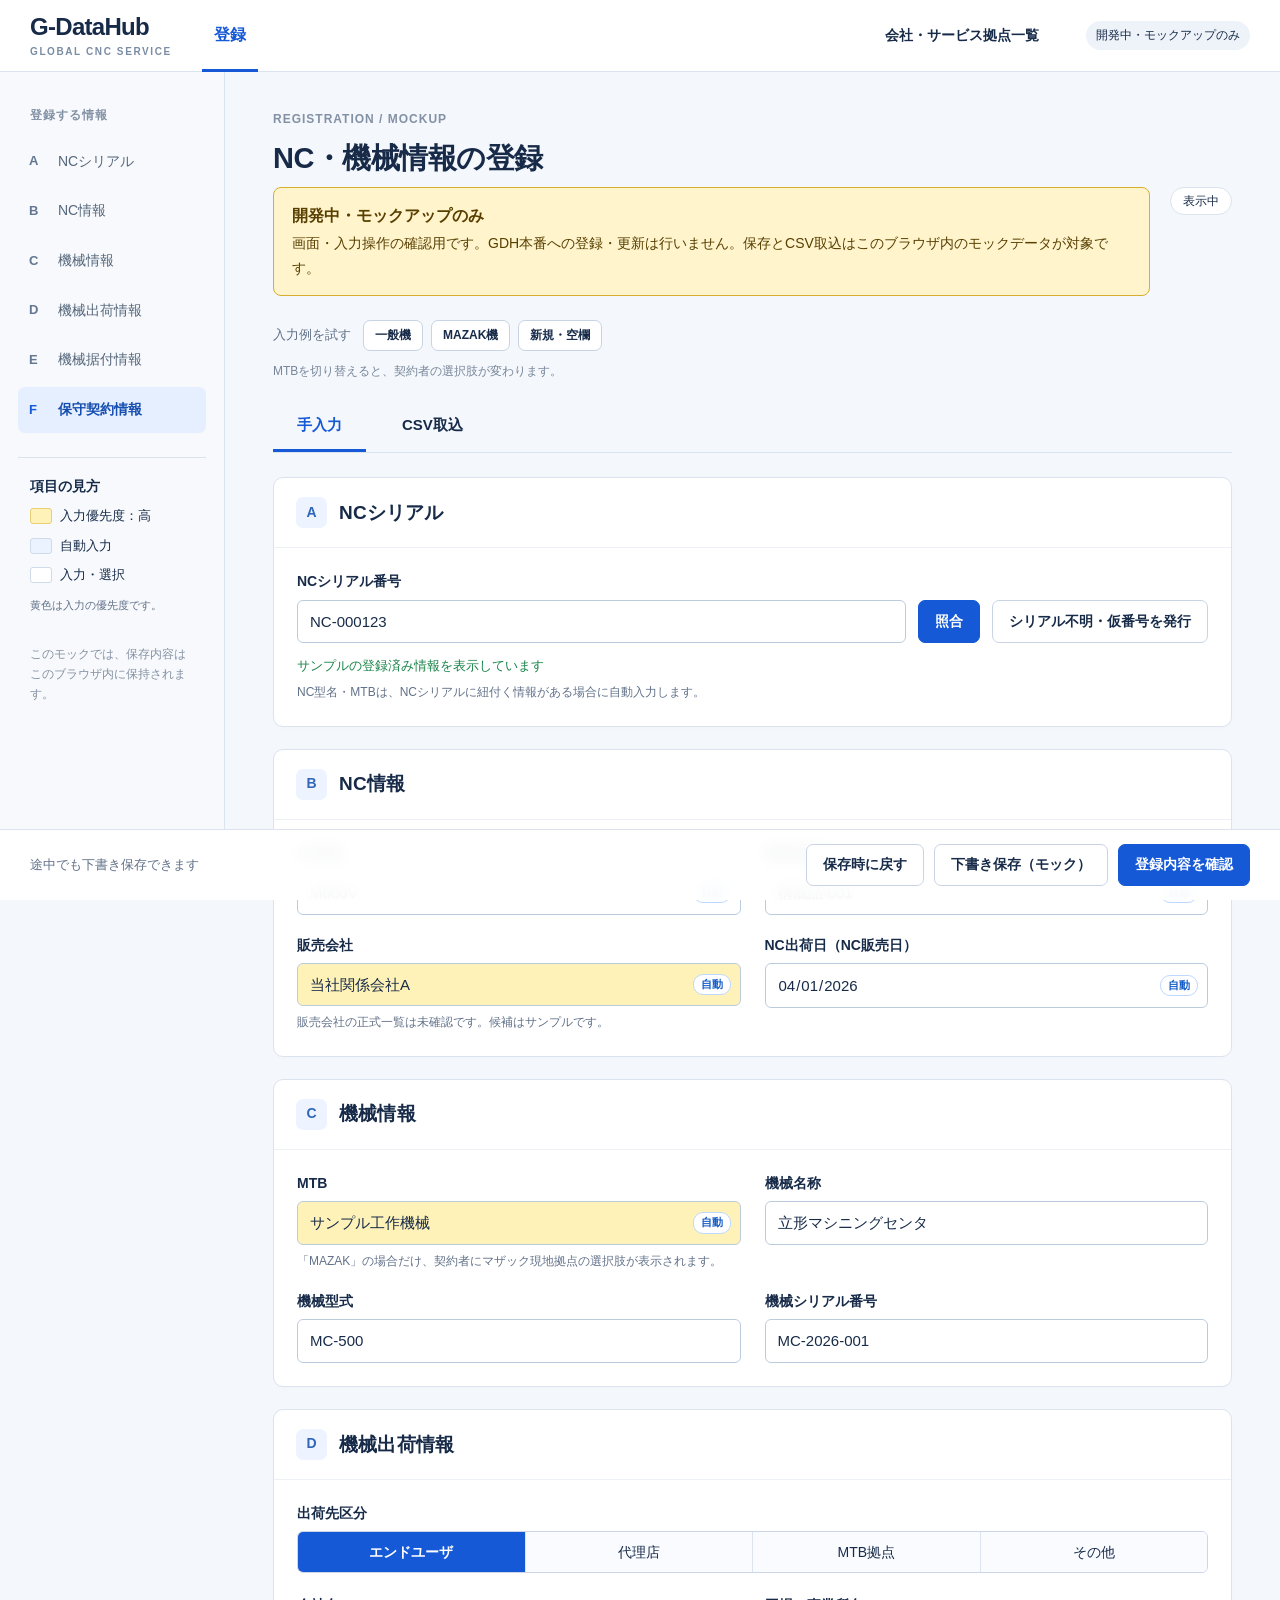
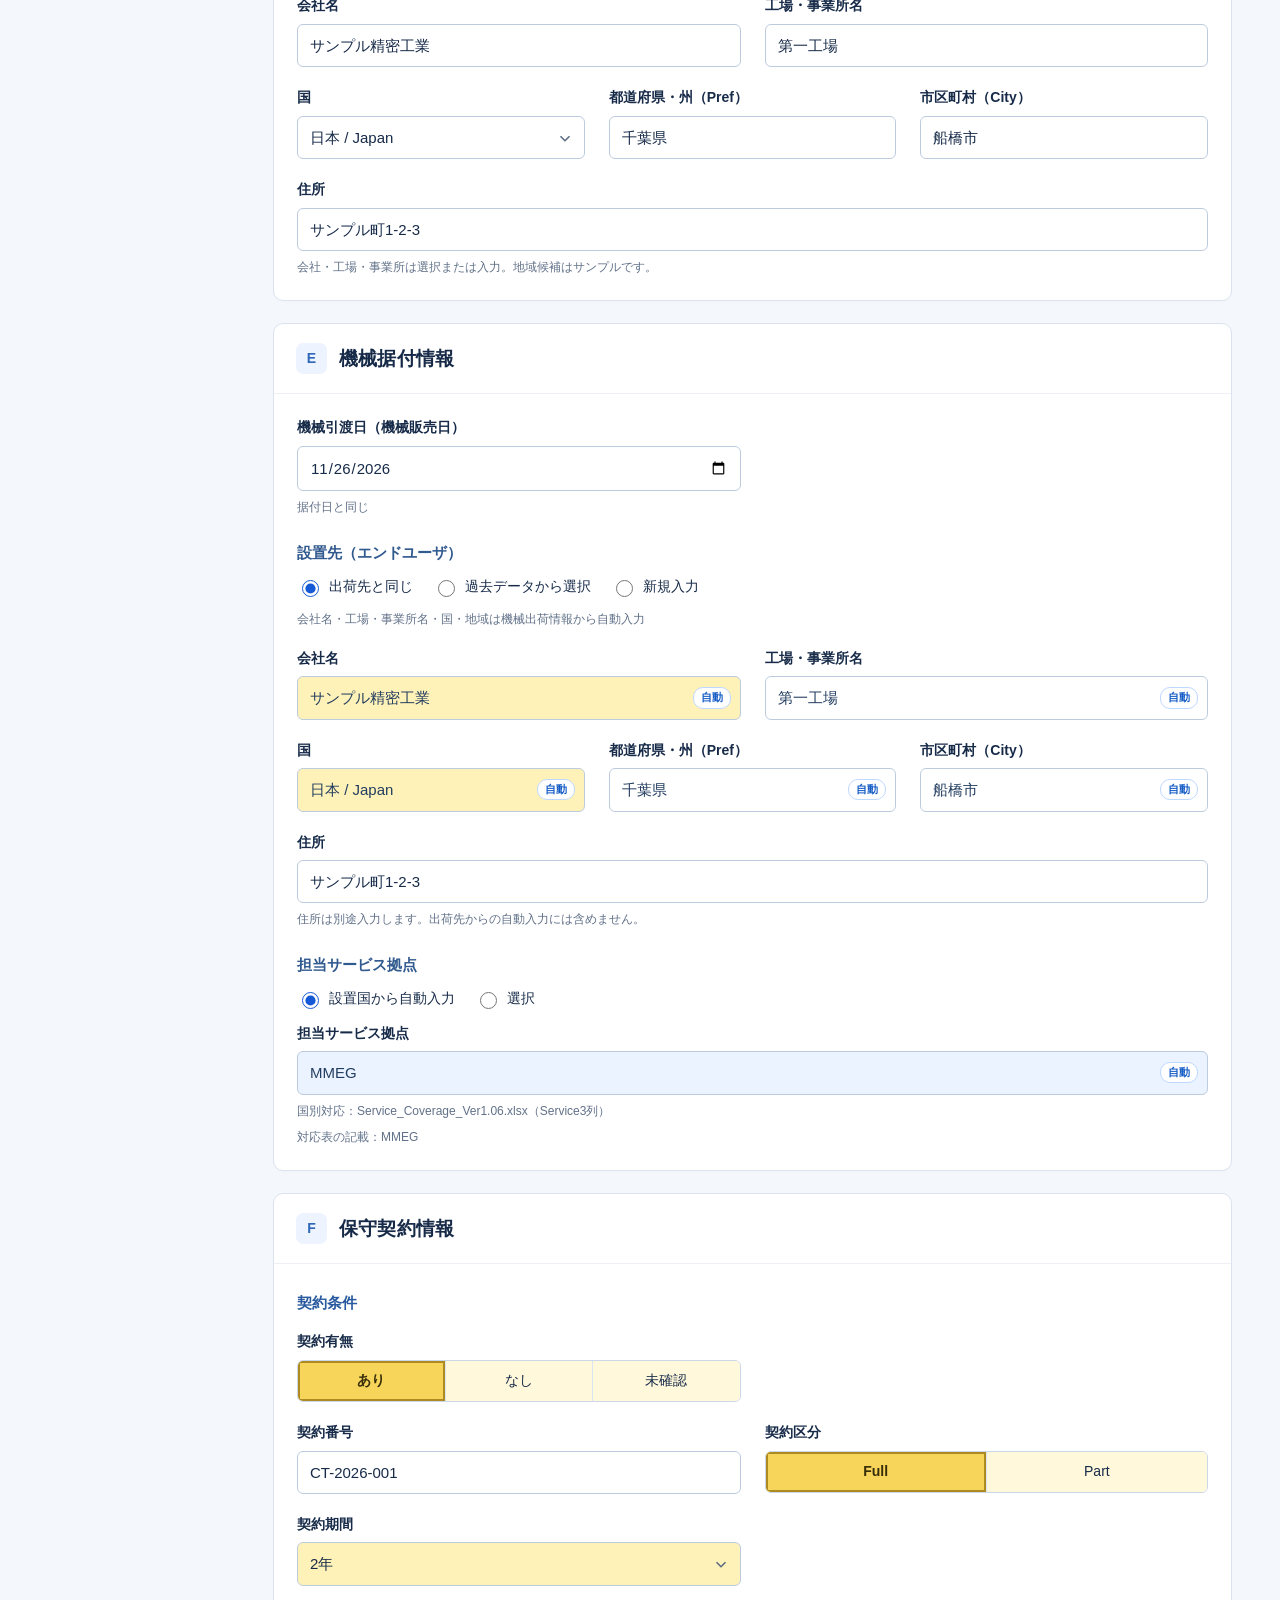
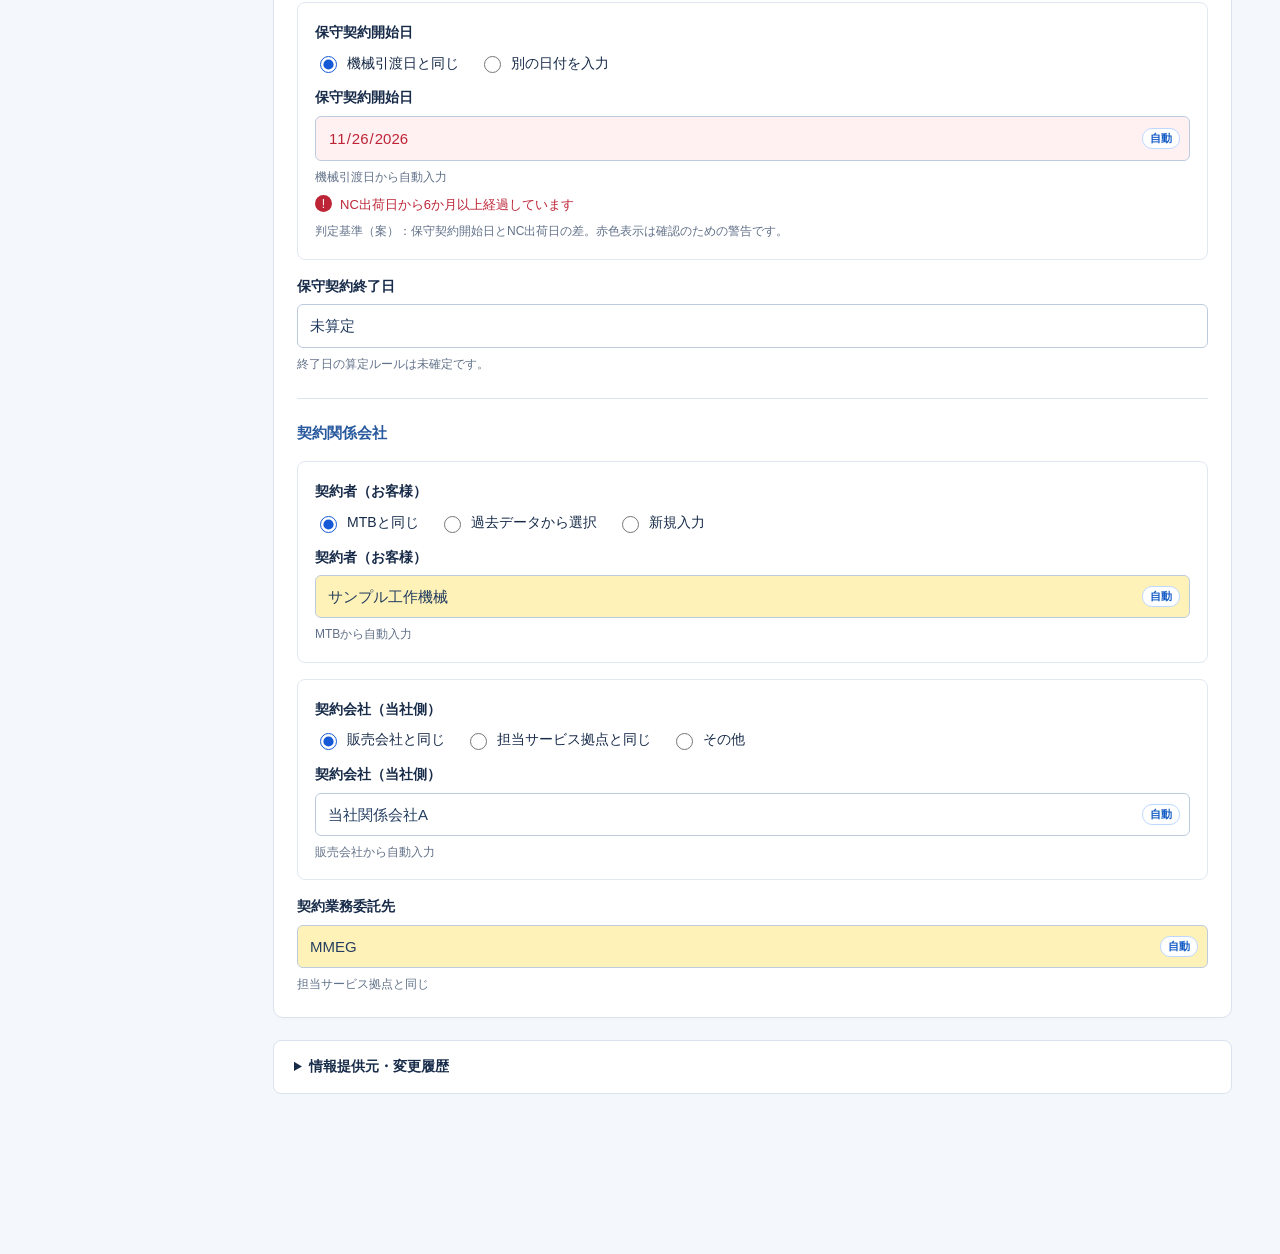
<file: registration/index.html>
<!doctype html>
<html lang="ja">
<head>
<meta charset="utf-8"><meta name="viewport" content="width=device-width,initial-scale=1">
<meta name="description" content="G-DataHub NC・機械情報登録の開発中・モックアップのみアップ">
<title>G-DataHub｜登録画面モックアップ</title>
<link rel="stylesheet" href="styles.css">
</head>
<body>
<header class="top"><a class="brand" href="#">G-DataHub<span>GLOBAL CNC SERVICE</span></a><span class="top-current">登録</span><button class="quiet" id="masterButton">会社・サービス拠点一覧</button><span class="demo-badge">開発中・モックアップのみ</span></header>
<div class="app-layout">
<aside><div class="nav-label">登録する情報</div><nav id="sectionNav"></nav><div class="legend"><b>項目の見方</b><span><i class="swatch priority"></i>入力優先度：高</span><span><i class="swatch auto"></i>自動入力</span><span><i class="swatch"></i>入力・選択</span><small>黄色は入力の優先度です。</small></div><div class="aside-note">このモックでは、保存内容はこのブラウザ内に保持されます。</div></aside>
<main>
<div class="page-heading"><div><span class="eyebrow">REGISTRATION / MOCKUP</span><h1>NC・機械情報の登録</h1><p class="mock-notice" role="note"><strong>開発中・モックアップのみ</strong><br>画面・入力操作の確認用です。GDH本番への登録・更新は行いません。保存とCSV取込はこのブラウザ内のモックデータが対象です。</p></div><span id="saveState" class="save-state">未保存</span></div>
<div class="demo-toolbar"><span>入力例を試す</span><button id="standardDemo">一般機</button><button id="mazakDemo">MAZAK機</button><button id="newDemo">新規・空欄</button><span class="demo-help">MTBを切り替えると、契約者の選択肢が変わります。</span></div>
<div class="tabs" role="tablist" aria-label="登録方法"><button role="tab" aria-selected="true" id="manualTab" aria-controls="manualPanel">手入力</button><button role="tab" aria-selected="false" id="csvTab" aria-controls="csvPanel">CSV取込</button></div>
<div id="manualPanel" role="tabpanel" aria-labelledby="manualTab"><form id="registrationForm" novalidate></form></div>
<div id="csvPanel" role="tabpanel" aria-labelledby="csvTab" hidden>
<section class="card"><div class="card-heading"><span class="section-letter">1</span><div><h2>CSVファイルを選択</h2><p>列の対応付けと差分を確認してから取り込みます。</p></div></div><div class="card-body"><div class="csv-actions"><button id="downloadTemplate">テンプレート</button><button id="downloadSample">サンプルCSV</button><button id="exportRecords">モック内データをCSV出力</button></div><div class="upload-area"><label for="csvFile">CSVを選択</label><input type="file" id="csvFile" accept=".csv,text/csv"><label for="encoding">文字コード</label><select id="encoding"><option value="utf-8">UTF-8</option><option value="shift_jis">Shift JIS</option></select></div><p class="hint">空欄・未指定の列では既存値を削除しません。モック内のデータを対象に照合します。</p><label class="checkline"><input type="checkbox" id="allowTemporaryCsv">NCシリアル不明の行を、仮番号で新規登録する</label><div id="csvMessage" role="status"></div></div></section>
<section id="mappingCard" class="card" hidden><div class="card-heading"><span class="section-letter">2</span><h2>列の対応付け</h2></div><div class="card-body"><div id="columnMapping" class="mapping-grid"></div><button id="previewCsv" class="primary">照合して取込内容を確認</button></div></section>
<section id="previewCard" class="card" hidden><div class="card-heading"><span class="section-letter">3</span><h2>取込内容の確認</h2></div><div class="card-body"><div id="csvSummary" class="summary-pills"></div><div class="table-wrap"><table><thead><tr><th>行</th><th>NCシリアル番号</th><th>判定</th><th>変更内容・確認事項</th></tr></thead><tbody id="csvPreviewBody"></tbody></table></div><label class="checkline"><input type="checkbox" id="confirmOverwrite">変更前・変更後を確認し、既存値の変更を適用する</label><label class="checkline"><input type="checkbox" id="validOnly">エラー行を除き、正常行のみ取り込む</label><div class="button-row"><button id="applyCsv" class="primary">モック内に取り込む</button><button id="csvResultDownload" hidden>結果CSVをダウンロード</button></div></div></section>
</div>
</main></div>
<footer id="footerBar"><span id="footerNote">途中でも下書き保存できます</span><div><button id="discardChanges">保存時に戻す</button><button id="saveDraft">下書き保存（モック）</button><button id="reviewSave" class="primary">登録内容を確認</button></div></footer>
<div id="toast" role="status" aria-live="polite"></div>
<dialog id="reviewDialog"><div class="dialog-head"><h2>登録内容の確認</h2><button data-close="reviewDialog" aria-label="閉じる">×</button></div><div id="reviewContent"></div><div class="dialog-actions"><button data-close="reviewDialog">入力に戻る</button><button id="commitSave" class="primary">モック内に保存する</button></div></dialog>
<dialog id="masterDialog"><div class="dialog-head"><h2>会社・サービス拠点一覧</h2><button id="unavailableCountries" aria-pressed="false">サービス対応不可の国</button><button data-close="masterDialog" aria-label="閉じる">×</button></div><div id="masterContent"></div></dialog>
<datalist id="makers"><option value="サンプル工作機械"><option value="MAZAK"></datalist><datalist id="models"><option value="M800V"><option value="M80V"><option value="M700V"></datalist><datalist id="salesCompanies"><option value="当社関係会社A"><option value="当社関係会社B"></datalist><datalist id="companies"><option value="サンプル精密工業"><option value="サンプル製作所"><option value="サンプル工作機械"></datalist><datalist id="sites"><option value="第一工場"><option value="本社工場"><option value="第二工場"></datalist><datalist id="prefs"><option value="千葉県"><option value="東京都"><option value="大阪府"><option value="California"><option value="Bangkok"></datalist><datalist id="cities"><option value="船橋市"><option value="千葉市"><option value="港区"><option value="大阪市"><option value="Los Angeles"></datalist>
<script src="coverage.js"></script><script src="model.js"></script><script src="app.js"></script>
</body></html>
</file>
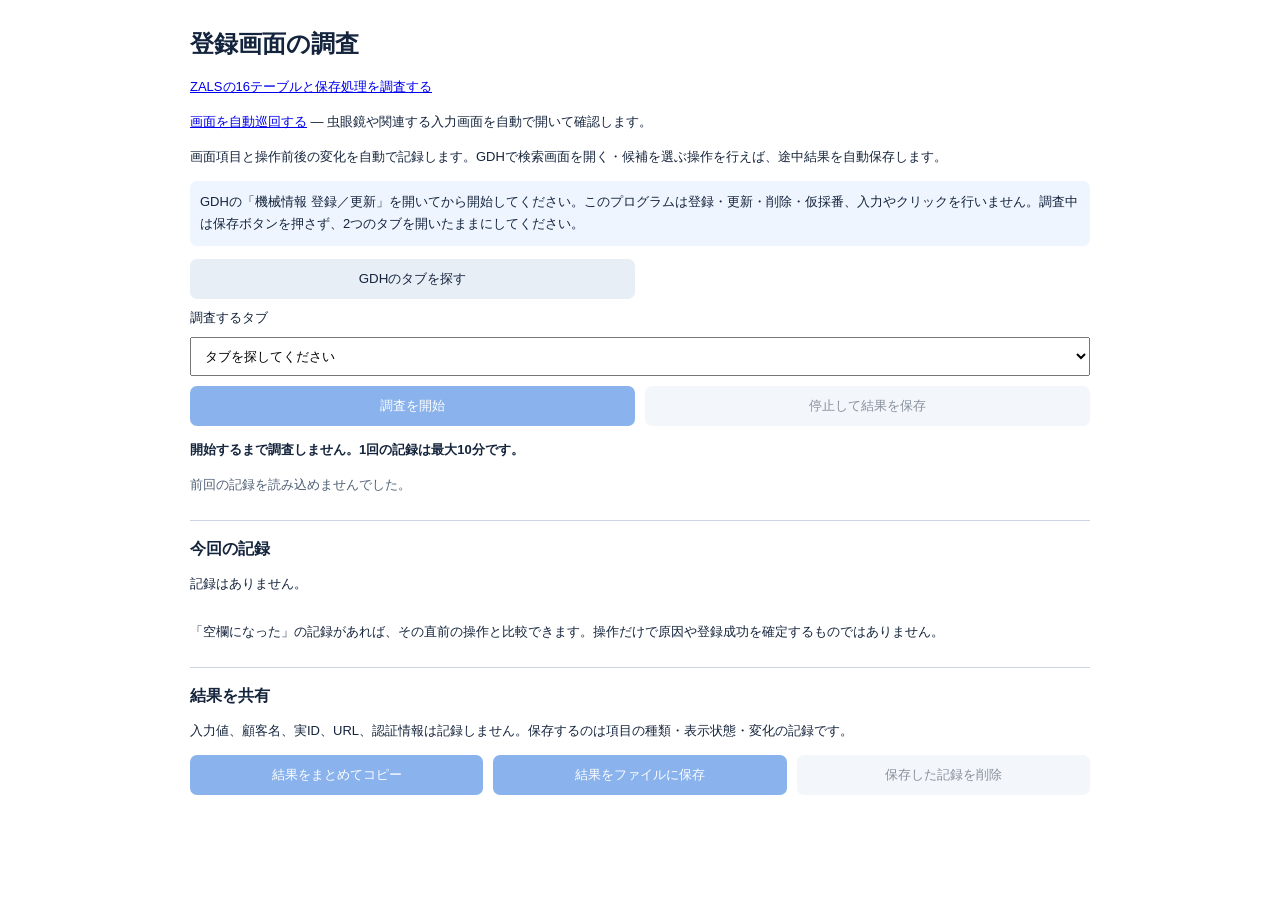
<file: extension/investigation.html>
<!doctype html>
<html lang="ja"><head><meta charset="utf-8"><meta name="viewport" content="width=device-width,initial-scale=1"><title>GDH 登録画面の調査</title><link rel="stylesheet" href="popup.css"><link rel="stylesheet" href="investigation.css"></head>
<body class="investigation-page"><h1>登録画面の調査</h1><p><a href="table-tour.html">ZALSの16テーブルと保存処理を調査する</a></p>
<p><a href="tour.html">画面を自動巡回する</a> — 虫眼鏡や関連する入力画面を自動で開いて確認します。</p>
<p>画面項目と操作前後の変化を自動で記録します。GDHで検索画面を開く・候補を選ぶ操作を行えば、途中結果を自動保存します。</p>
<p class="notice">GDHの「機械情報 登録／更新」を開いてから開始してください。このプログラムは登録・更新・削除・仮採番、入力やクリックを行いません。調査中は保存ボタンを押さず、2つのタブを開いたままにしてください。</p>
<div class="controls"><button id="findTabs" class="secondary">GDHのタブを探す</button><label for="targetTab">調査するタブ</label><select id="targetTab"><option value="">タブを探してください</option></select><button id="startInvestigation" disabled>調査を開始</button><button id="stopInvestigation" class="secondary" disabled>停止して結果を保存</button></div>
<p id="investigationStatus" role="status">開始するまで調査しません。1回の記録は最大10分です。</p><p id="saveStatus" role="status"></p>
<section><h2>今回の記録</h2><p id="summary">記録はありません。</p><ul id="changes"></ul><p>「空欄になった」の記録があれば、その直前の操作と比較できます。操作だけで原因や登録成功を確定するものではありません。</p></section>
<section><h2>結果を共有</h2><p>入力値、顧客名、実ID、URL、認証情報は記録しません。保存するのは項目の種類・表示状態・変化の記録です。</p><div class="actions"><button id="copyInvestigation" disabled>結果をまとめてコピー</button><button id="downloadInvestigation" disabled>結果をファイルに保存</button><button id="clearInvestigation" class="secondary" disabled>保存した記録を削除</button></div><textarea id="reportText" rows="12" readonly hidden aria-label="調査結果"></textarea></section>
<script src="form-investigation.js"></script><script src="investigation-ui.js"></script></body></html>
</file>
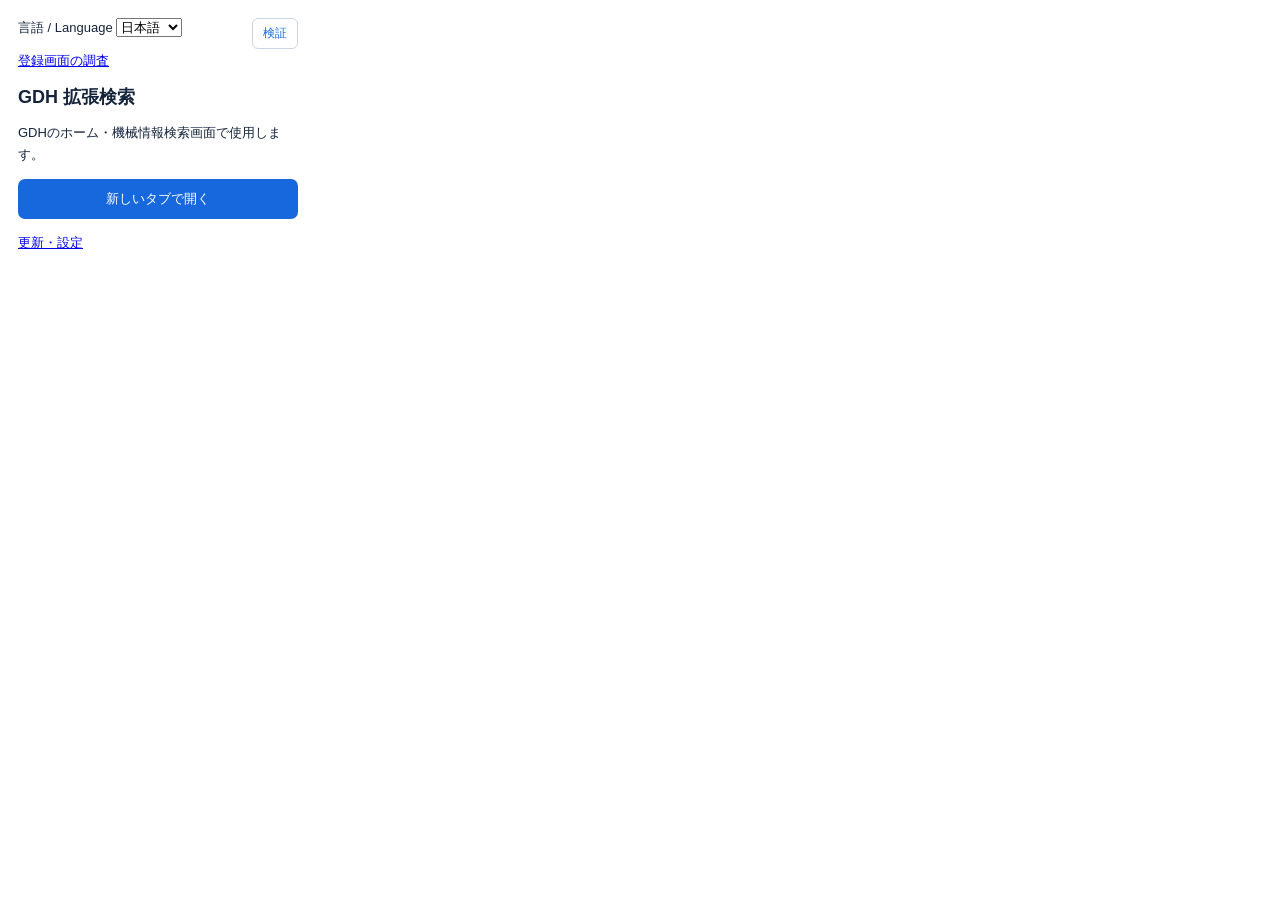
<file: extension/popup.html>
<!doctype html><html lang="ja"><head><meta charset="utf-8"><link rel="stylesheet" href="popup.css"><link rel="stylesheet" href="update.css"><title>GDH 拡張検索</title></head><body><label>言語 / Language <select id="popupLanguage" aria-label="言語 / Language"><option value="ja">日本語</option><option value="en">English</option></select></label><a class="validation-link" href="validation.html" target="_blank" rel="noopener">検証</a><p><a id="investigationLink" href="investigation.html" target="_blank" rel="noopener">登録画面の調査</a></p><h1>GDH 拡張検索</h1><p>GDHのホーム・機械情報検索画面で使用します。</p><button id="open">新しいタブで開く</button><p><a id="updateLink" href="update.html" target="_blank" rel="noopener">更新・設定</a></p><p id="status" role="status"></p><script src="getdata-adapter.js"></script><script src="getdata-validation.js"></script><script src="popup.js"></script><script src="update-ui.js"></script></body></html>
</file>
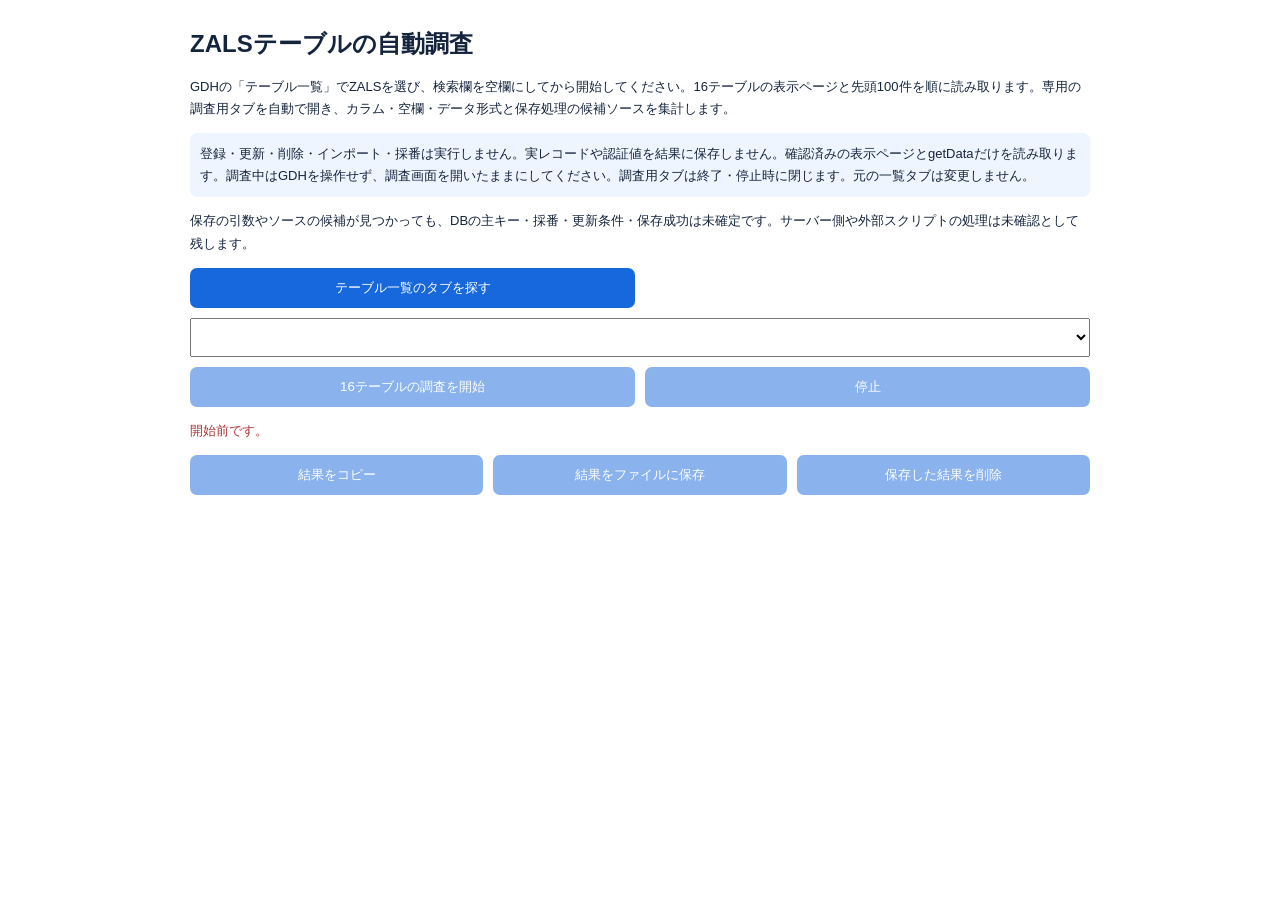
<file: extension/table-tour.html>
<!doctype html><html lang="ja"><head><meta charset="utf-8"><meta name="viewport" content="width=device-width,initial-scale=1"><title>GDH ZALSテーブル調査</title><link rel="stylesheet" href="popup.css"><link rel="stylesheet" href="investigation.css"></head><body class="investigation-page"><h1>ZALSテーブルの自動調査</h1><p>GDHの「テーブル一覧」でZALSを選び、検索欄を空欄にしてから開始してください。16テーブルの表示ページと先頭100件を順に読み取ります。専用の調査用タブを自動で開き、カラム・空欄・データ形式と保存処理の候補ソースを集計します。</p><p class="notice">登録・更新・削除・インポート・採番は実行しません。実レコードや認証値を結果に保存しません。確認済みの表示ページとgetDataだけを読み取ります。調査中はGDHを操作せず、調査画面を開いたままにしてください。調査用タブは終了・停止時に閉じます。元の一覧タブは変更しません。</p><p>保存の引数やソースの候補が見つかっても、DBの主キー・採番・更新条件・保存成功は未確定です。サーバー側や外部スクリプトの処理は未確認として残します。</p><div class="controls"><button id="find">テーブル一覧のタブを探す</button><select id="target" aria-label="調査する一覧タブ"></select><button id="start" disabled>16テーブルの調査を開始</button><button id="stop" disabled>停止</button></div><p id="status" role="status">開始前です。</p><p id="saved" role="status"></p><ul id="results"></ul><div class="actions"><button id="copy" disabled>結果をコピー</button><button id="download" disabled>結果をファイルに保存</button><button id="clear" disabled>保存した結果を削除</button></div><textarea id="output" rows="12" readonly hidden aria-label="調査結果"></textarea><script src="table-catalog.js"></script><script src="table-tour.js"></script><script src="table-tour-ui.js"></script></body></html>
</file>
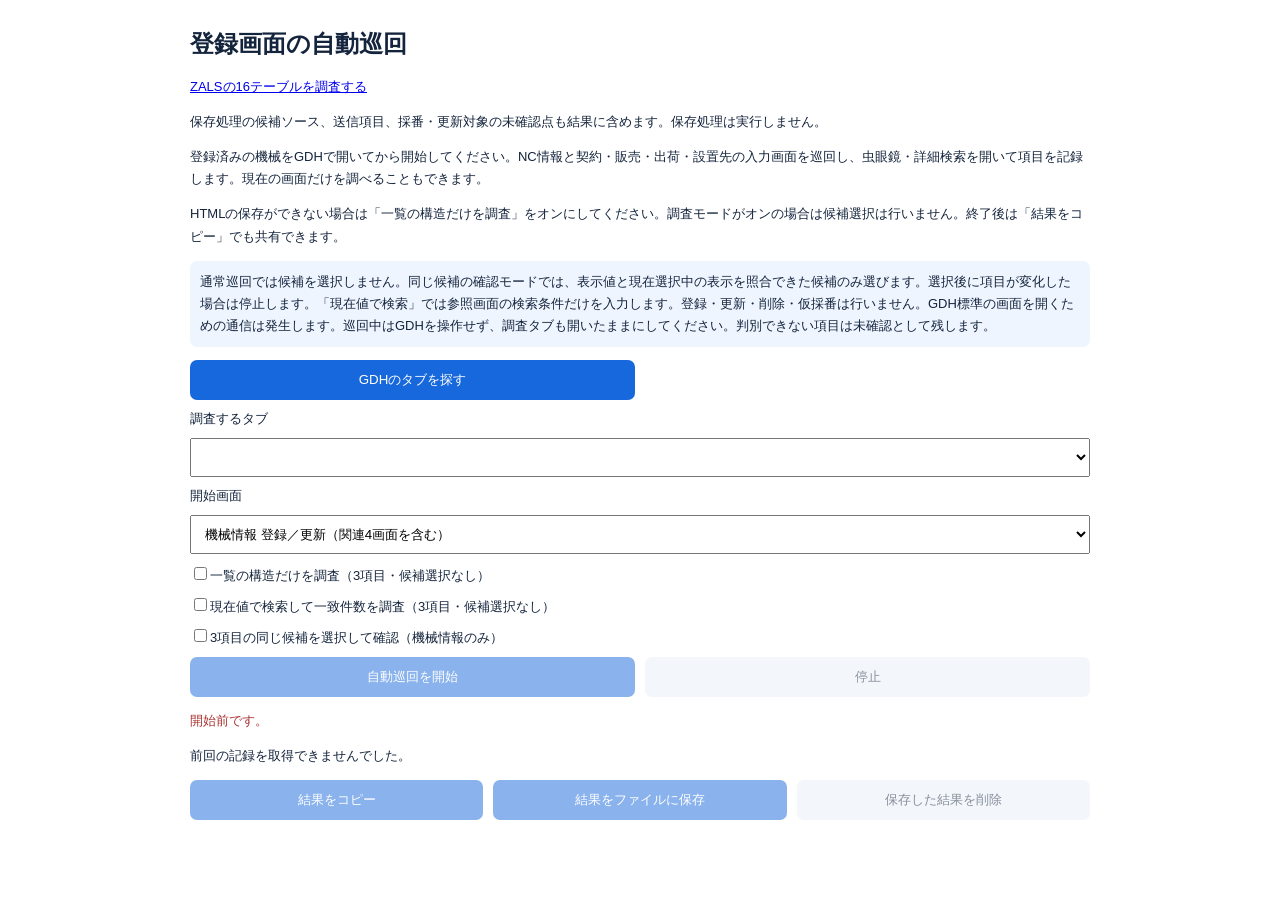
<file: extension/tour.html>
<!doctype html><html lang="ja"><head><meta charset="utf-8"><meta name="viewport" content="width=device-width,initial-scale=1"><title>GDH 自動巡回</title><link rel="stylesheet" href="popup.css"><link rel="stylesheet" href="investigation.css"></head><body class="investigation-page">
<h1>登録画面の自動巡回</h1><p><a href="table-tour.html">ZALSの16テーブルを調査する</a></p><p>保存処理の候補ソース、送信項目、採番・更新対象の未確認点も結果に含めます。保存処理は実行しません。</p><p>登録済みの機械をGDHで開いてから開始してください。NC情報と契約・販売・出荷・設置先の入力画面を巡回し、虫眼鏡・詳細検索を開いて項目を記録します。現在の画面だけを調べることもできます。</p>
<p>HTMLの保存ができない場合は「一覧の構造だけを調査」をオンにしてください。調査モードがオンの場合は候補選択は行いません。終了後は「結果をコピー」でも共有できます。</p><p class="notice">通常巡回では候補を選択しません。同じ候補の確認モードでは、表示値と現在選択中の表示を照合できた候補のみ選びます。選択後に項目が変化した場合は停止します。「現在値で検索」では参照画面の検索条件だけを入力します。登録・更新・削除・仮採番は行いません。GDH標準の画面を開くための通信は発生します。巡回中はGDHを操作せず、調査タブも開いたままにしてください。判別できない項目は未確認として残します。</p>
<div class="controls"><button id="find">GDHのタブを探す</button><label for="target">調査するタブ</label><select id="target"></select><label for="scope">開始画面</label><select id="scope"><option value="machine">機械情報 登録／更新（関連4画面を含む）</option><option>契約情報</option><option>販売情報</option><option>出荷情報</option><option>設置先情報</option></select><label><input type="checkbox" id="diagnose">一覧の構造だけを調査（3項目・候補選択なし）</label><label><input type="checkbox" id="search-current">現在値で検索して一致件数を調査（3項目・候補選択なし）</label><label><input type="checkbox" id="reselect">3項目の同じ候補を選択して確認（機械情報のみ）</label><button id="start" disabled>自動巡回を開始</button><button id="stop" class="secondary" disabled>停止</button></div>
<p id="status" role="status">開始前です。</p><p id="saved" role="status"></p><ul id="results"></ul>
<div class="actions"><button id="copy" disabled>結果をコピー</button><button id="download" disabled>結果をファイルに保存</button><button id="clear" class="secondary" disabled>保存した結果を削除</button></div><textarea id="output" rows="12" readonly hidden aria-label="巡回結果"></textarea>
<script src="source-inspector.js"></script><script src="form-investigation.js"></script><script src="form-tour.js"></script><script src="tour-ui.js"></script></body></html>
</file>
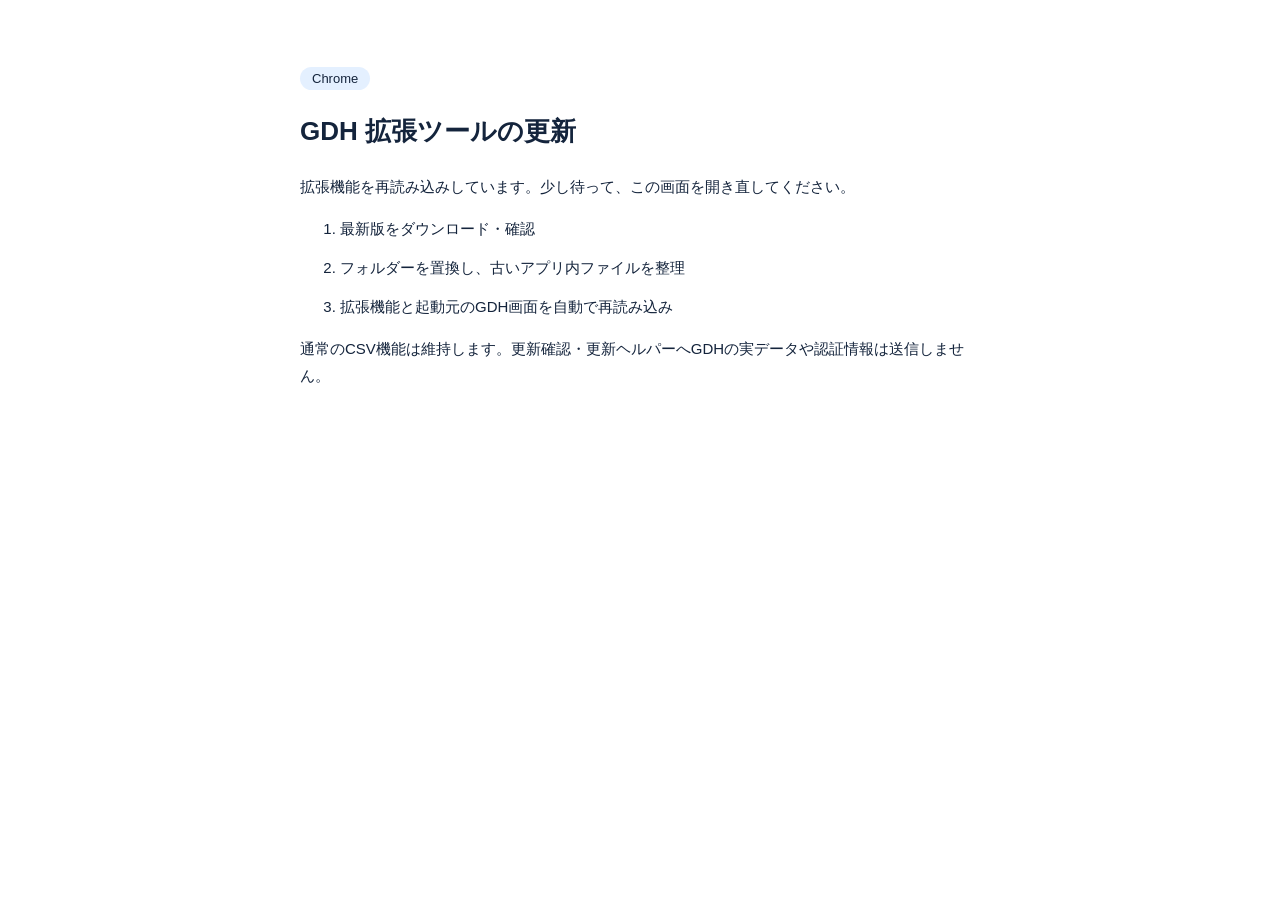
<file: extension/update.html>
<!doctype html><html lang="ja"><head><meta charset="utf-8"><meta name="viewport" content="width=device-width,initial-scale=1"><title>GDH 更新</title><link rel="stylesheet" href="update.css"></head><body><main class="update-guide"><span id="browserBadge">Edge / Chrome</span><h1>GDH 拡張ツールの更新</h1><p id="updateStatus" role="status">更新状況を確認しています…</p><ol id="automaticSteps"><li>最新版をダウンロード・確認</li><li>フォルダーを置換し、古いアプリ内ファイルを整理</li><li>拡張機能と起動元のGDH画面を自動で再読み込み</li></ol><section id="helperSetup" hidden><h2>最初の1回だけ</h2><p>Windows更新ヘルパーを登録すると、次回から「はい」だけで更新できます。デスクトップには配置しません。</p><ol><li><a href="https://github.com/yoshidak1121-cmd/GDH_search/releases/latest/download/GDH_Search_Setup.zip">最新版Setup ZIPをダウンロード</a>して、すべて展開します。</li><li><strong>Install.bat</strong>を実行します。</li><li id="registrationStep">拡張機能の管理画面で本ツールを再読み込みします。</li></ol><button id="openManager">拡張機能の管理画面を開く</button><button id="testHelper" class="secondary">ヘルパーの接続を確認</button><p id="helperStatus" role="status"></p><p><a id="browserHelp" target="_blank" rel="noopener">ブラウザー公式の設定手順</a></p></section><p>通常のCSV機能は維持します。更新確認・更新ヘルパーへGDHの実データや認証情報は送信しません。</p></main><script src="update-guide.js"></script></body></html>
</file>
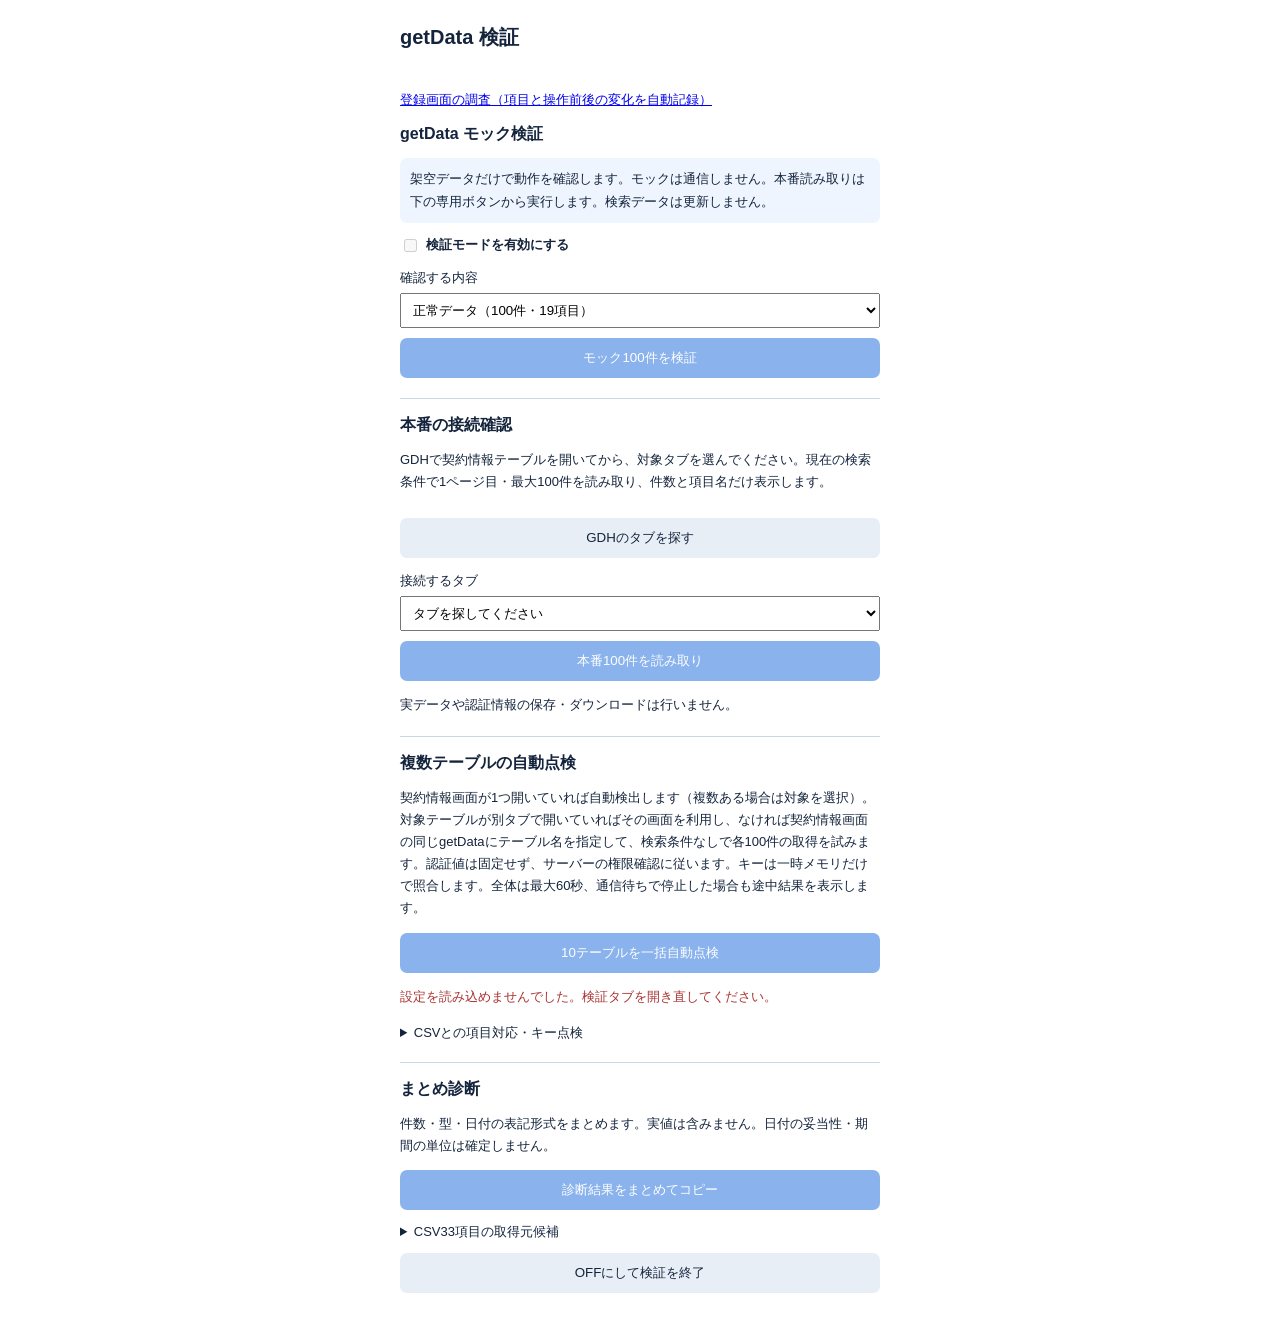
<file: extension/validation.html>
<!doctype html><html lang="ja"><head><meta charset="utf-8"><meta name="viewport" content="width=device-width,initial-scale=1"><title>getData 検証</title><link rel="stylesheet" href="popup.css"></head><body class="validation-page"><h1>getData 検証</h1><section id="validationPanel" aria-labelledby="validationTitle">
<p><a href="investigation.html" target="_blank" rel="noopener">登録画面の調査（項目と操作前後の変化を自動記録）</a></p><h2 id="validationTitle">getData モック検証</h2>
<p class="notice">架空データだけで動作を確認します。モックは通信しません。本番読み取りは下の専用ボタンから実行します。検索データは更新しません。</p>
<label class="validation-switch"><input id="validationEnabled" type="checkbox" disabled> 検証モードを有効にする</label>
<label class="scenario-label" for="validationScenario">確認する内容</label>
<select id="validationScenario">
<option value="success">正常データ（100件・19項目）</option>
<option value="empty">データなし（0件）</option>
<option value="invalid-json">不正なJSON</option>
<option value="auth-error">認証エラー</option>
<option value="http-error">通信エラー</option>
<option value="timeout">タイムアウト</option>
</select>
<button id="validationRun" disabled>モック100件を検証</button>
<section class="live-section" aria-labelledby="liveTitle"><h2 id="liveTitle">本番の接続確認</h2>
<p>GDHで契約情報テーブルを開いてから、対象タブを選んでください。現在の検索条件で1ページ目・最大100件を読み取り、件数と項目名だけ表示します。</p>
<button id="liveRefresh" class="secondary">GDHのタブを探す</button>
<label class="scenario-label" for="liveTab">接続するタブ</label><select id="liveTab"><option value="">タブを探してください</option></select>
<button id="liveRun" disabled>本番100件を読み取り</button><p>実データや認証情報の保存・ダウンロードは行いません。</p></section>
<section class="live-section"><h2>複数テーブルの自動点検</h2><p>契約情報画面が1つ開いていれば自動検出します（複数ある場合は対象を選択）。対象テーブルが別タブで開いていればその画面を利用し、なければ契約情報画面の同じgetDataにテーブル名を指定して、検索条件なしで各100件の取得を試みます。認証値は固定せず、サーバーの権限確認に従います。キーは一時メモリだけで照合します。全体は最大60秒、通信待ちで停止した場合も途中結果を表示します。</p><button id="batchRun" disabled>10テーブルを一括自動点検</button><button id="batchStop" class="secondary" hidden>点検を停止</button><p id="batchStatus" role="status"></p></section>
<p id="validationResult" role="status" aria-live="polite">検証モードはOFFです。</p>
<details id="validationFields" hidden><summary>項目名を確認</summary><ul id="validationFieldList"></ul></details>
<details id="schemaReview"><summary>CSVとの項目対応・キー点検</summary>
<p>名称に基づく対応候補です。変換・結合・検索への投入は行いません。</p>
<p id="schemaOverview"></p><div class="review-scroll"><table class="review-table"><thead><tr><th>getData項目</th><th>CSV側の候補</th><th>判定／今回の応答</th><th>確認事項</th></tr></thead><tbody id="schemaRows"></tbody></table></div>
<details><summary>このテーブルに対応候補がないCSV項目</summary><ul id="unavailableCsv"></ul></details>
<h3>取得したページ内のキー点検</h3><p>1ページだけの集計です。全体の一意性・主キー・結合関係は確定しません。同じNCシリアルだけを根拠に行を統合しません。異なる値と重複は文字列・数値を対象に、型・先頭ゼロ・記号・大文字小文字を変えず集計します。</p>
<p id="keyReviewStatus">本番読み取り後に件数だけ表示します。ID・シリアル番号の実値は表示しません。</p><div class="review-scroll"><table id="keyReviewTable" class="review-table" hidden><thead><tr><th>項目</th><th>空欄行</th><th>異なる値</th><th>重複する値</th><th>重複に含まれる行</th><th>文字列以外の行</th></tr></thead><tbody id="keyRows"></tbody></table></div>
</details>
<section class="live-section"><h2>まとめ診断</h2><p>件数・型・日付の表記形式をまとめます。実値は含みません。日付の妥当性・期間の単位は確定しません。</p>
<button id="copyReview" disabled>診断結果をまとめてコピー</button><p id="copyStatus" role="status"></p><textarea id="reviewText" rows="8" readonly hidden aria-label="まとめ診断結果"></textarea>
<details id="migrationReview"><summary>CSV33項目の取得元候補</summary><p id="migrationOverview"></p><div class="review-scroll"><table class="review-table"><thead><tr><th>CSV項目</th><th>取得元の候補</th><th>未確認事項</th></tr></thead><tbody id="migrationRows"></tbody></table></div></details></section>
<button id="validationClose" class="secondary">OFFにして検証を終了</button>
</section><script src="getdata-adapter.js"></script><script src="getdata-validation.js"></script><script src="getdata-schema.js"></script><script src="getdata-catalog.js"></script><script src="getdata-validation-ui.js"></script></body></html>
</file>
<file: registration/styles.css>
:root{--blue:#1559d6;--ink:#172b49;--muted:#617189;--border:#dbe3ee;--surface:#f4f7fb;--yellow:#fff2b8;--auto:#eaf3ff;--red:#bd2537}*{box-sizing:border-box}body{margin:0;background:var(--surface);color:var(--ink);font:16px/1.55 -apple-system,BlinkMacSystemFont,"Segoe UI","Noto Sans JP","Yu Gothic",sans-serif}button,input,select,textarea{font:inherit}button,a,input,select{touch-action:manipulation}button{border:1px solid #c8d4e4;border-radius:7px;background:white;color:var(--ink);padding:9px 16px;cursor:pointer;font-size:14px;font-weight:600}button:hover{background:#edf3ff;border-color:#8faee0}button:disabled{opacity:.55;cursor:not-allowed}button.primary{background:var(--blue);border-color:var(--blue);color:white}button.primary:hover{background:#104bbb}.quiet{border-color:transparent;background:transparent}a{color:var(--blue)}[hidden]{display:none!important}:focus-visible{outline:3px solid #82b3ff;outline-offset:3px}.top{height:72px;background:white;border-bottom:1px solid var(--border);display:flex;align-items:center;gap:30px;padding:0 30px;position:sticky;top:0;z-index:20}.brand{text-decoration:none;font-size:24px;letter-spacing:-.7px;font-weight:800;color:var(--ink);line-height:1.1}.brand span{display:block;font-size:10px;letter-spacing:1.6px;color:#7a8ca3;margin-top:5px}.top-current{height:72px;padding:23px 12px;border-bottom:3px solid var(--blue);color:var(--blue);font-weight:700}.top .quiet{margin-left:auto}.demo-badge{font-size:12px;background:#eef3f9;padding:5px 10px;border-radius:20px;white-space:nowrap}.app-layout{display:grid;grid-template-columns:225px minmax(0,1fr);max-width:1520px;margin:auto}aside{padding:34px 18px;position:sticky;top:72px;height:calc(100vh - 72px);border-right:1px solid var(--border);background:#f7f9fc}.nav-label,.eyebrow{font-size:12px;color:#8391a5;letter-spacing:1px;font-weight:700}.nav-label{padding:0 12px 14px}nav a{display:flex;align-items:center;gap:11px;text-decoration:none;color:#56677c;border-radius:7px;padding:12px 11px;font-size:14px;margin-bottom:4px}nav a b{color:#637792;font-size:13px;width:18px}nav a.active{background:#e6efff;color:#164eaf;font-weight:700}nav a.active b{color:var(--blue)}.legend{padding:18px 12px;margin-top:24px;border-top:1px solid var(--border);font-size:13px}.legend b{font-size:14px}.legend span{display:flex;align-items:center;gap:8px;margin-top:9px}.legend small{display:block;color:var(--muted);margin-top:12px}.swatch{width:22px;height:16px;display:inline-block;background:white;border:1px solid #d0dbe9;border-radius:3px}.swatch.priority{background:var(--yellow);border-color:#e8ce74}.swatch.auto{background:var(--auto)}.aside-note{padding:12px;font-size:12px;line-height:1.7;color:#8592a3}main{max-width:1150px;width:100%;padding:34px 38px 140px}.page-heading{display:flex;justify-content:space-between;align-items:center;gap:20px}.page-heading h1{font-size:29px;letter-spacing:-.5px;margin:5px 0 6px}.page-heading p{font-size:14px;margin:0;color:var(--muted)}.save-state{font-size:12px;white-space:nowrap;border:1px solid var(--border);border-radius:20px;padding:4px 12px;background:white}.demo-toolbar{display:flex;align-items:center;gap:8px;flex-wrap:wrap;margin:24px 0 20px}.demo-toolbar>span:first-child{font-size:13px;color:var(--muted);margin-right:4px}.demo-toolbar button{font-size:12px;padding:5px 11px}.demo-help{font-size:12px;color:#77869a;flex-basis:100%;margin-top:3px}.tabs{display:flex;gap:12px;border-bottom:1px solid var(--border);margin-bottom:24px}.tabs button{border:0;border-bottom:3px solid transparent;border-radius:0;background:transparent;padding:13px 24px;font-size:15px}.tabs [aria-selected=true]{color:var(--blue);border-bottom-color:var(--blue)}.card{background:white;border:1px solid var(--border);border-radius:10px;margin-bottom:22px;scroll-margin-top:94px;box-shadow:0 2px 4px #172b4903}.card-heading{padding:19px 22px;border-bottom:1px solid #edf1f6;display:flex;align-items:center;gap:12px}.section-letter{color:#3067b7;background:#edf4ff;font-size:14px;font-weight:700;width:31px;height:31px;display:grid;place-items:center;border-radius:7px;flex-shrink:0}.card h2{font-size:19px;margin:0;letter-spacing:.2px}.card-heading p{margin:4px 0 0;font-size:13px;color:var(--muted)}.card-body{padding:23px}.card-body h3{font-size:15px;margin:4px 0 17px;color:#295a9f}.card-body h3.divider{padding-top:22px;border-top:1px solid var(--border);margin-top:24px}.grid{display:grid;grid-template-columns:repeat(2,minmax(0,1fr));gap:20px 24px}.grid.three{grid-template-columns:repeat(3,minmax(0,1fr))}.field{min-width:0}.field.full{grid-column:1/-1}.field label,.field-label{display:block;font-size:14px;font-weight:650;margin-bottom:7px}.control-wrap{position:relative;display:flex;align-items:center}input:not([type=radio]):not([type=checkbox]):not([type=file]),select,textarea{width:100%;min-height:43px;border:1px solid #bccbde;border-radius:6px;background:white;color:var(--ink);padding:9px 12px;font-size:15px;outline-offset:2px}select{appearance:none;padding-right:37px;background-image:url("data:image/svg+xml,%3Csvg xmlns='http://www.w3.org/2000/svg' viewBox='0 0 20 20'%3E%3Cpath fill='none' stroke='%235b6d83' stroke-width='1.8' d='m5 8 5 5 5-5'/%3E%3C/svg%3E");background-repeat:no-repeat;background-position:right 10px center;background-size:18px}input[readonly],select:disabled{color:#233d60;opacity:1;background-color:var(--auto);-webkit-text-fill-color:#233d60;cursor:default}.field.priority input,.field.priority select{background-color:var(--yellow)}.field .auto-badge{font-size:11px;font-weight:700;color:#145cc5;background:white;border:1px solid #bed8ff;border-radius:10px;padding:1px 7px;position:absolute;right:10px;pointer-events:none;white-space:nowrap}.field.is-auto input,.field.is-auto select{padding-right:68px;background-color:var(--auto)}.field.is-auto.priority input,.field.is-auto.priority select{background-color:var(--yellow)}.hint,.field small{display:block;font-size:12px;color:var(--muted);line-height:1.6;margin:7px 0 0}.field .hint:empty{display:none}.radio-set{display:flex;align-items:center;gap:10px 20px;flex-wrap:wrap;margin:8px 0 13px}.radio-set label{display:flex;align-items:center;gap:7px;cursor:pointer;font-weight:500;font-size:14px;margin:0}.radio-set input,.checkline input{accent-color:var(--blue);width:17px;height:17px;flex-shrink:0}.segmented{display:flex;gap:0;max-width:100%;border:1px solid #cbd7e8;border-radius:6px;overflow:hidden;min-height:42px}.segmented label{margin:0;display:flex;align-items:center;justify-content:center;position:relative;padding:8px 12px;flex:1;border-right:1px solid #dce4ef;cursor:pointer;font-size:14px;font-weight:500;background:#f9fbff}.segmented label:last-child{border-right:0}.segmented label:has(input:checked){background:var(--blue);color:white;font-weight:700}.segmented.priority label{background:#fff8db}.segmented.priority label:has(input:checked){background:#f7d55a;color:#372d09;box-shadow:inset 0 0 0 2px #ad8b21}.segmented input{position:absolute;opacity:0;width:1px;height:1px}.segmented label:focus-within{outline:3px solid #82b3ff;outline-offset:-3px}.serial-line{display:grid;grid-template-columns:1fr auto auto;align-items:end;gap:12px}.serial-line .field{min-width:0}.serial-line button{height:43px}.inline-status{font-size:13px;margin:13px 0 0;color:#48627f}.inline-status.success{color:#188348}.stack{display:grid;gap:20px}.source-block{border:1px solid #e2e8f1;border-radius:8px;padding:17px;margin:16px 0}.source-block>label{font-size:14px;font-weight:700}.source-block .field{margin-top:8px}.warning{display:flex;gap:8px;color:var(--red);font-size:13px;margin-top:8px}.warning:before{content:'!';width:17px;height:17px;background:var(--red);color:white;display:grid;place-items:center;border-radius:50%;font-size:12px;flex-shrink:0;line-height:1}.field.warning-field input{background:#fff1f2!important;color:var(--red)!important;border-color:#e06978;-webkit-text-fill-color:var(--red)}.neutral-message{padding:12px 15px;border-radius:6px;background:#f4f7fb;font-size:14px;color:#617189}.subheading{font-size:15px;font-weight:700;margin:23px 0 12px;color:#315a8f}details{margin:20px 0;background:white;border:1px solid var(--border);padding:15px 20px;border-radius:8px}summary{font-size:14px;font-weight:600;cursor:pointer}details .grid{margin-top:20px}.history-item{font-size:12px;border-top:1px solid #e6ecf4;padding:10px 0;color:var(--muted)}footer{position:fixed;bottom:0;left:0;right:0;z-index:30;background:#ffffffed;border-top:1px solid var(--border);padding:14px 30px;display:flex;justify-content:flex-end;align-items:center;gap:25px;backdrop-filter:blur(8px)}footer>span{font-size:13px;color:var(--muted);margin-right:auto}footer div{display:flex;gap:10px}#toast{position:fixed;bottom:90px;left:50%;transform:translateX(-50%);background:#17365b;color:white;border-radius:9px;padding:12px 22px;box-shadow:0 5px 25px #102a4d30;z-index:100;display:none;max-width:90%;font-size:14px}dialog{border:1px solid #cdd9e9;border-radius:12px;padding:25px;max-width:850px;width:calc(100% - 32px);max-height:85vh;color:var(--ink);box-shadow:0 20px 80px #182f4d35}dialog::backdrop{background:#132a4e55}.dialog-head{display:flex;justify-content:space-between;align-items:center;border-bottom:1px solid var(--border);padding-bottom:14px;margin-bottom:20px}.dialog-head h2{font-size:21px;margin:0}.dialog-head button{border:0;font-size:24px;padding:0 8px}.dialog-actions{display:flex;justify-content:flex-end;gap:12px;margin-top:22px}.table-wrap{overflow:auto}table{width:100%;border-collapse:collapse;font-size:13px}th,td{padding:10px 12px;border-bottom:1px solid #e3eaf4;text-align:left;vertical-align:top}th{background:#f4f7fc;white-space:nowrap}td{overflow-wrap:anywhere}.csv-actions,.button-row{display:flex;gap:10px;flex-wrap:wrap;margin-bottom:16px}.upload-area{display:flex;align-items:center;gap:12px;flex-wrap:wrap;padding:24px;border:1px dashed #adc1dc;border-radius:8px;background:#f8faff}.upload-area label{font-size:14px;font-weight:600}.upload-area select{width:130px}.upload-area input{max-width:100%;font-size:14px}.checkline{display:flex;align-items:center;gap:8px;font-size:14px;margin:16px 0}.mapping-grid{display:grid;grid-template-columns:repeat(2,minmax(0,1fr));gap:15px;margin-bottom:22px}.map-item{border:1px solid var(--border);border-radius:6px;padding:12px}.map-item label{display:block;font-size:13px;margin-bottom:7px}.summary-pills{display:flex;gap:8px;flex-wrap:wrap;margin-bottom:16px}.summary-pills span{font-size:12px;background:#edf3fc;padding:5px 10px;border-radius:20px}.error-text{color:var(--red)}.master-codes{display:flex;flex-wrap:wrap;gap:8px;margin:18px 0}.master-codes span{font-size:13px;border:1px solid #d1deef;background:#f4f8ff;padding:5px 10px;border-radius:5px}.master-search{margin:15px 0}.empty-note{font-size:14px;padding:14px;background:#fff8dc;border-radius:6px}.visually-hidden{position:absolute;width:1px;height:1px;overflow:hidden;clip:rect(0,0,0,0)}
@media(min-width:1250px){main{padding-left:48px;padding-right:48px}}@media(max-width:1000px){.app-layout{grid-template-columns:180px minmax(0,1fr)}aside{padding:25px 9px}main{padding:26px 24px 140px}.top{gap:16px;padding:0 22px}.demo-badge{display:none}.serial-line{grid-template-columns:1fr auto}.serial-line button:last-child{grid-column:1/-1;justify-self:start}.grid.three{grid-template-columns:1fr 1fr}.grid.three>.field:last-child{grid-column:1/-1}}@media(max-width:720px){.top{height:62px;padding:0 15px;gap:10px}.brand{font-size:20px}.top-current{height:62px;padding:18px 8px}.top .quiet{font-size:12px;padding:6px}.brand span{font-size:8px}.app-layout{display:block}aside{display:none}main{padding:24px 15px 170px}.page-heading h1{font-size:23px}.page-heading{align-items:start}.save-state{font-size:11px}.grid,.grid.three,.mapping-grid{grid-template-columns:1fr}.grid.three>.field:last-child{grid-column:auto}.card-body{padding:18px}.card-heading{padding:16px 18px}.card h2{font-size:17px}.segmented label{font-size:12px;padding:8px 5px}footer{padding:10px 13px;gap:6px;flex-wrap:wrap}footer>span{font-size:11px;flex-basis:100%;text-align:right}footer div{width:100%;justify-content:flex-end;gap:6px}footer button{font-size:12px;padding:10px}.demo-help{font-size:11px}.tabs button{padding:11px 24px}.radio-set{gap:12px 16px}.source-block{padding:13px}dialog{padding:18px}th,td{padding:9px 7px}}

.mock-notice{padding:14px 18px;background:#fff4cc;border:1px solid #d8ae31;border-radius:8px;line-height:1.8;color:#583f00!important}.mock-notice strong{font-size:16px}.demo-badge{white-space:normal}

#masterDialog{width:min(1100px,96vw)}#masterDialog .dialog-head{flex-wrap:wrap;gap:12px}#masterDialog .dialog-head h2{flex:1}#unavailableCountries{font-size:13px;color:#9d2535;border-color:#dcb0b6}.master-codes button{font-size:12px;padding:6px 10px}.master-codes button[aria-pressed=true],#unavailableCountries[aria-pressed=true]{background:#1559d6;color:white;border-color:#1559d6}.master-controls{display:flex;align-items:end;gap:12px;flex-wrap:wrap;margin-top:20px}.master-controls .master-search{flex:1;min-width:200px;margin:0}.master-controls label{font-size:12px}#masterRows small{display:block;color:#74849a;font-size:11px}#masterDialog th button{border:0;background:none;padding:0;font:inherit}#masterDialog th[aria-sort=ascending] button:after{content:' ↑'}#masterDialog th[aria-sort=descending] button:after{content:' ↓'}

/* Keep filters and country rows visible inside the registration viewport. */
#masterDialog{max-width:1100px;height:calc(100vh - 20px);max-height:calc(100vh - 20px);padding:16px}#masterDialog[open]{display:flex;flex-direction:column}#masterDialog .dialog-head{flex-shrink:0;padding-bottom:10px;margin-bottom:8px}#masterDialog .dialog-head h2{font-size:20px}#masterContent{display:flex;flex-direction:column;flex:1;min-height:0}#masterContent>h3{font-size:16px;margin:6px 0}#masterContent>details{flex-shrink:0;margin:0 0 6px;padding:5px 10px}#masterContent>details summary{font-size:12px}#masterContent .master-codes{flex-shrink:0;margin:6px 0;gap:5px}#masterContent .master-controls{flex-shrink:0;margin-top:6px}#masterContent .master-controls input,#masterContent .master-controls select{min-height:36px;padding-top:6px;padding-bottom:6px}#masterCount{flex-shrink:0;margin:6px 0;font-size:13px}#masterContent .table-wrap{flex:1;min-height:90px;overflow:auto}#masterDialog thead th{position:sticky;top:0;z-index:1}
</file>
<file: extension/popup.css>
body{width:280px;margin:18px;color:#14243c;font:13px "Yu Gothic",sans-serif}h1{font-size:18px}p{line-height:1.7}button{width:100%;padding:11px;background:#1768dc;color:white;border:0;border-radius:7px;cursor:pointer}button:focus-visible{outline:3px solid #9ec6ff;outline-offset:2px}#status{color:#a33}[hidden]{display:none!important}h1:focus-visible{outline:3px solid #9ec6ff}#validationPanel{border-top:1px solid #cbd6e5;margin-top:16px;padding-top:12px}h2{font-size:16px;margin:0}.notice{background:#eef5ff;padding:10px;border-radius:7px}.validation-switch{display:flex;align-items:center;gap:6px;font-weight:bold}.scenario-label{display:block;margin-top:14px}#validationScenario{width:100%;padding:8px;margin:6px 0 10px;box-sizing:border-box}button:disabled{opacity:.5;cursor:default}.secondary{background:#e8eef6;color:#14243c;margin-top:12px}#validationResult{white-space:pre-line}#validationResult[data-state="error"]{color:#a33}#validationResult[data-state="success"]{color:#17633a}#validationFields{overflow-wrap:anywhere}#validationFieldList{padding-left:20px;font:12px monospace}

.validation-link{margin-left:auto;font-size:12px;color:#1768dc;padding:6px 10px;border:1px solid #cbd6e5;border-radius:6px;text-decoration:none;float:right}.validation-page{width:auto;max-width:480px;margin:24px auto;padding:0 16px}.validation-page #validationPanel{border:0;margin:0}.validation-page h1{font-size:20px}

.live-section{border-top:1px solid #cbd6e5;margin-top:20px;padding-top:16px}#liveTab{width:100%;padding:8px;margin:6px 0 10px;box-sizing:border-box}

.review-scroll{overflow-x:auto}.review-table{border-collapse:collapse;font-size:12px;width:100%;min-width:580px}.review-table th,.review-table td{padding:8px;border:1px solid #cbd6e5;text-align:left;vertical-align:top;overflow-wrap:anywhere}.review-table th{background:#eef5ff}#schemaReview{margin:16px 0}#schemaRows td:first-child{font-family:monospace}h3{font-size:14px}

#reviewText{box-sizing:border-box;width:100%;font-size:12px}#migrationReview{margin-top:12px}
</file>
<file: extension/investigation.css>
.investigation-page{width:auto;max-width:900px;margin:28px auto;padding:0 18px}.investigation-page h1{font-size:24px}.investigation-page section{margin-top:24px;border-top:1px solid #cbd6e5;padding-top:18px}.controls{display:grid;grid-template-columns:1fr 1fr;gap:10px;align-items:center}.controls label,.controls select{grid-column:1/-1}.controls select{padding:10px;width:100%;box-sizing:border-box}.controls .secondary,.actions .secondary{margin:0}.actions{display:flex;gap:10px;flex-wrap:wrap}.actions button{width:auto;flex:1;min-width:180px}#investigationStatus{white-space:pre-wrap;font-weight:bold}#saveStatus{color:#516277}#changes{max-height:250px;overflow:auto;padding-left:24px;line-height:1.9}#reportText{width:100%;box-sizing:border-box;margin-top:16px}button:disabled{cursor:not-allowed}@media(max-width:550px){.controls{grid-template-columns:1fr}.investigation-page{margin:18px auto}}
</file>
<file: extension/update.css>
[hidden]{display:none!important}.gdh-update-banner{position:relative;z-index:2;background:#eef6ff;color:#14243c;border:1px solid #9fc7f4;border-radius:10px;padding:12px 16px;margin:12px;font:14px/1.6 sans-serif}.gdh-update-banner p{margin:0 0 8px}.gdh-update-note{font-size:12px}.gdh-update-actions{display:flex;gap:8px}.gdh-update-actions button{width:auto;padding:8px 18px;border:0;border-radius:6px;background:#1768dc;color:#fff;cursor:pointer}.gdh-update-actions .secondary{background:#dce7f4;color:#14243c}.gdh-update-actions button:disabled{opacity:.5}.update-guide{max-width:680px;margin:40px auto;padding:24px;font:15px/1.8 sans-serif;color:#14243c}.update-guide #browserBadge{background:#e4f0ff;padding:4px 12px;border-radius:20px;font-size:13px}.update-guide h1{font-size:26px}.update-guide h2{font-size:20px}.update-guide li{margin:12px 0}.update-guide a{color:#1768dc}.update-guide button{padding:10px 16px;border:0;border-radius:7px;background:#1768dc;color:white;margin:6px;cursor:pointer}.update-guide .secondary{background:#e4edf7;color:#14243c}.update-guide section{border-top:1px solid #d6e2f0;margin-top:24px;padding-top:16px}

.gdh-update-check{margin:12px;padding:10px;border-top:1px solid #cbd6e5;font:12px/1.6 sans-serif;color:#14243c}.gdh-update-check p{margin:0 0 6px}.gdh-update-check button{width:auto;padding:5px 12px;margin-right:12px;border:1px solid #9fc7f4;border-radius:5px;cursor:pointer;background:#eef6ff;color:#14243c}.gdh-update-check a{color:#1768dc}
</file>
